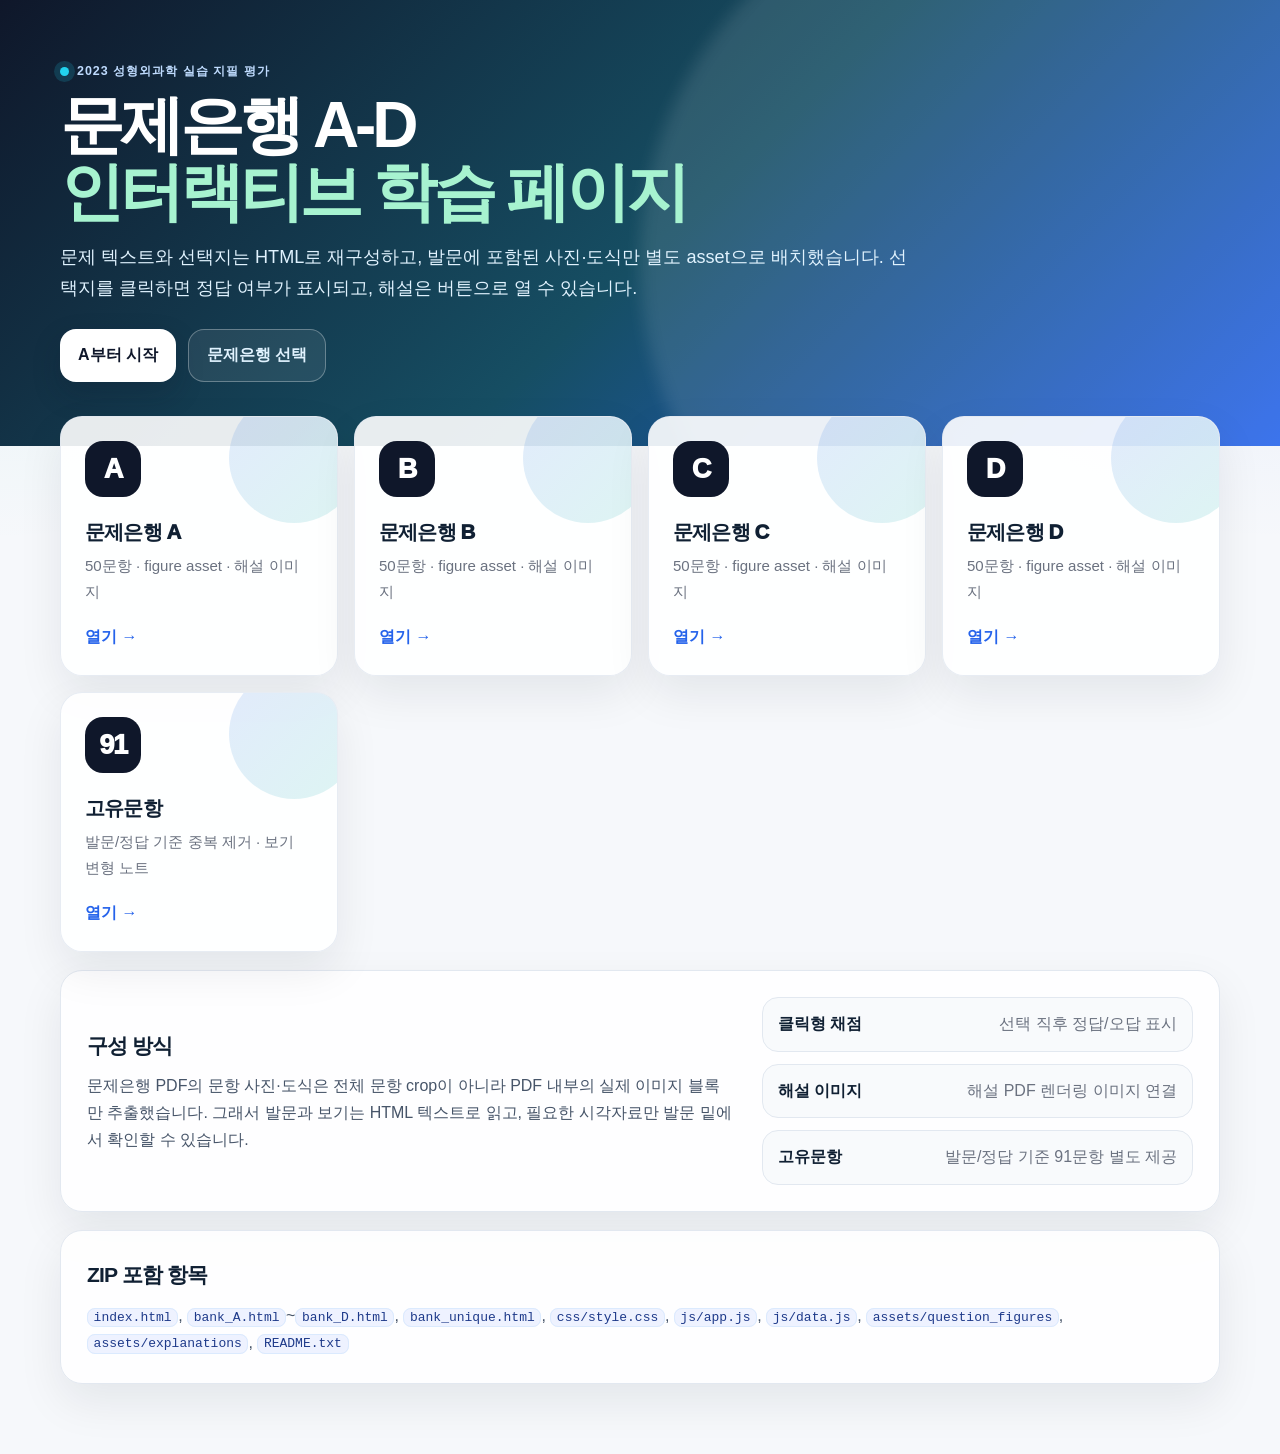
<file: index.html>
<!doctype html>
<html lang="ko">
<head>
  <meta charset="utf-8">
  <meta name="viewport" content="width=device-width, initial-scale=1">
  <meta http-equiv="refresh" content="0; url=./성형외과_문제은행/">
  <title>성형외과학 문제은행</title>
</head>
<body>
  <p><a href="./성형외과_문제은행/">성형외과학 문제은행 열기</a></p>
</body>
</html>
</file>
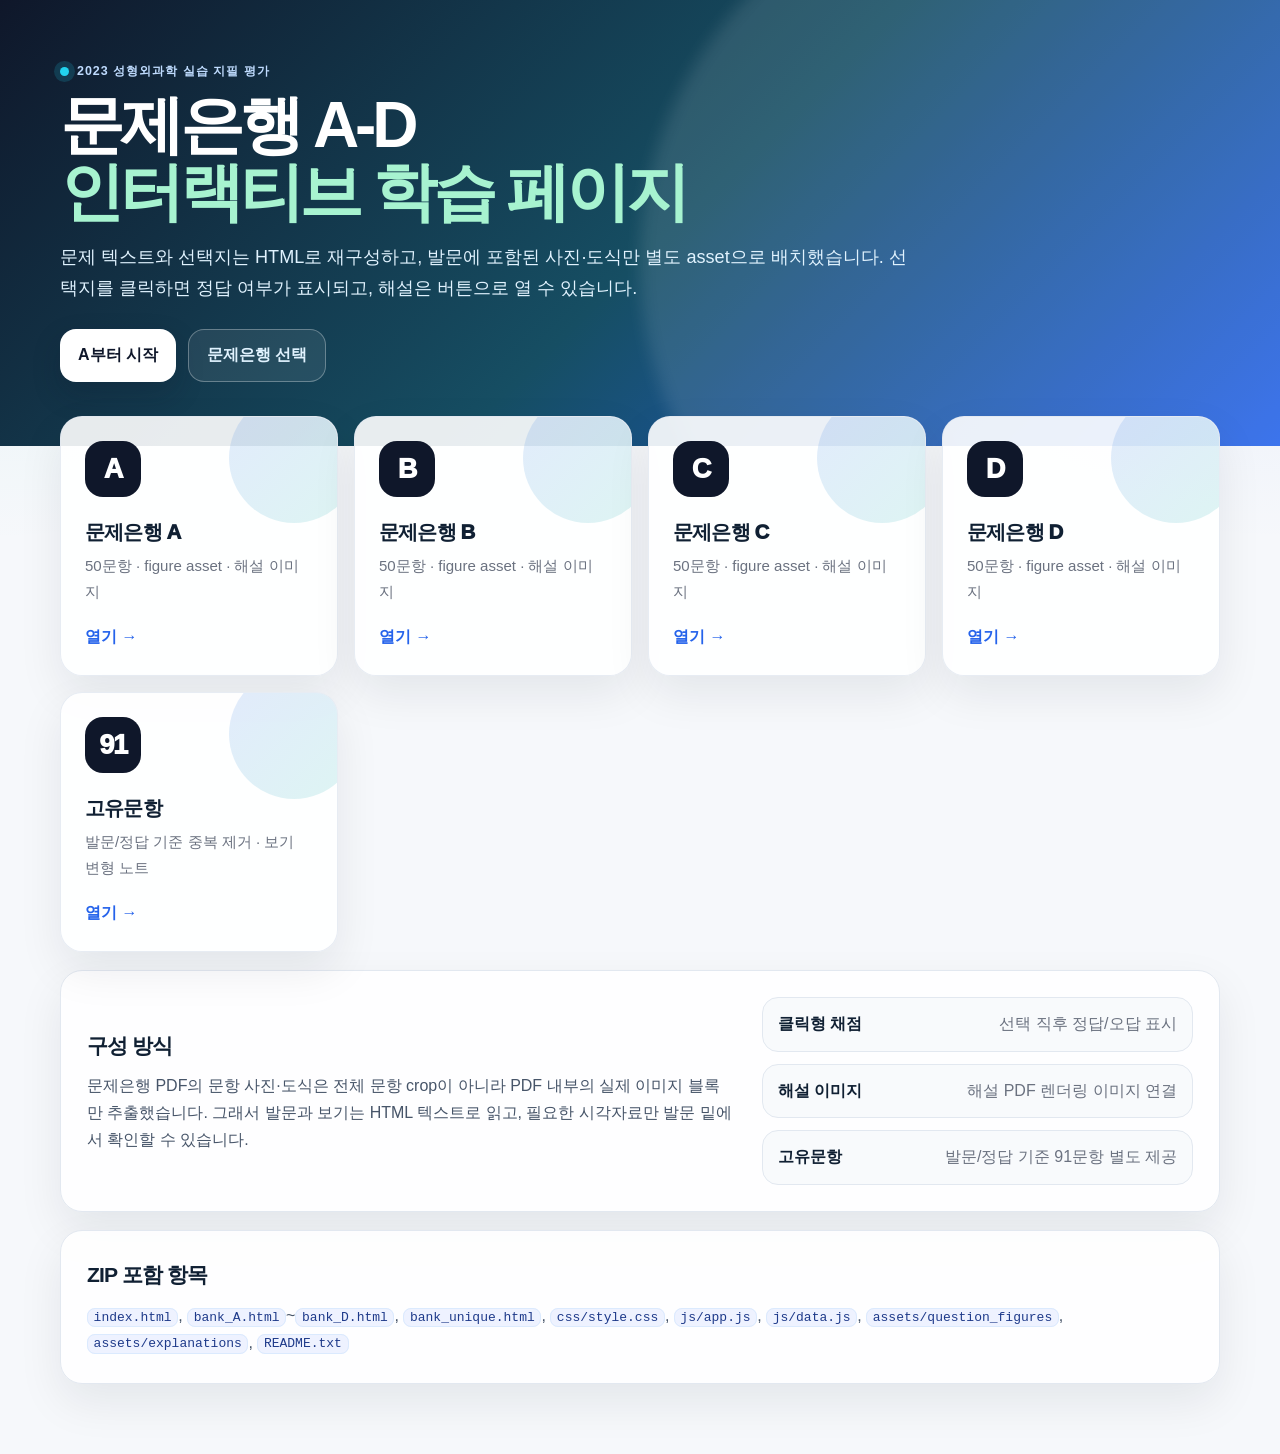
<file: 성형외과_문제은행/index.html>
<!doctype html>
<html lang="ko">
<head>
  <meta charset="utf-8">
  <meta name="viewport" content="width=device-width, initial-scale=1">
  <title>성형외과학 문제은행 A-D · 고유문항</title>
  <link rel="stylesheet" href="css/style.css">
</head>
<body data-page="index">
  <header class="site-header index-hero">
    <div class="header-shell">
      <div class="eyebrow">2023 성형외과학 실습 지필 평가</div>
      <h1>문제은행 A-D<br><span>인터랙티브 학습 페이지</span></h1>
      <p class="subtitle">문제 텍스트와 선택지는 HTML로 재구성하고, 발문에 포함된 사진·도식만 별도 asset으로 배치했습니다. 선택지를 클릭하면 정답 여부가 표시되고, 해설은 버튼으로 열 수 있습니다.</p>
      <div class="hero-actions">
        <a class="primary-action" href="bank_A.html">A부터 시작</a>
        <a class="secondary-action" href="#banks">문제은행 선택</a>
      </div>
    </div>
  </header>

  <main class="container index-container">
    <section id="banks" class="bank-grid" aria-label="문제은행 바로가기">
      <a class="bank-card" href="bank_A.html">
        <span class="bank-letter">A</span>
        <span class="bank-title">문제은행 A</span>
        <span class="bank-meta">50문항 · figure asset · 해설 이미지</span>
        <span class="bank-go">열기 →</span>
      </a>
      <a class="bank-card" href="bank_B.html">
        <span class="bank-letter">B</span>
        <span class="bank-title">문제은행 B</span>
        <span class="bank-meta">50문항 · figure asset · 해설 이미지</span>
        <span class="bank-go">열기 →</span>
      </a>
      <a class="bank-card" href="bank_C.html">
        <span class="bank-letter">C</span>
        <span class="bank-title">문제은행 C</span>
        <span class="bank-meta">50문항 · figure asset · 해설 이미지</span>
        <span class="bank-go">열기 →</span>
      </a>
      <a class="bank-card" href="bank_D.html">
        <span class="bank-letter">D</span>
        <span class="bank-title">문제은행 D</span>
        <span class="bank-meta">50문항 · figure asset · 해설 이미지</span>
        <span class="bank-go">열기 →</span>
      </a>
      <a class="bank-card" href="bank_unique.html">
        <span class="bank-letter">91</span>
        <span class="bank-title">고유문항</span>
        <span class="bank-meta">발문/정답 기준 중복 제거 · 보기 변형 노트</span>
        <span class="bank-go">열기 →</span>
      </a>
    </section>

    <section class="feature-panel">
      <div>
        <h2>구성 방식</h2>
        <p>문제은행 PDF의 문항 사진·도식은 전체 문항 crop이 아니라 PDF 내부의 실제 이미지 블록만 추출했습니다. 그래서 발문과 보기는 HTML 텍스트로 읽고, 필요한 시각자료만 발문 밑에서 확인할 수 있습니다.</p>
      </div>
      <div class="feature-list">
        <div><b>클릭형 채점</b><span>선택 직후 정답/오답 표시</span></div>
        <div><b>해설 이미지</b><span>해설 PDF 렌더링 이미지 연결</span></div>
        <div><b>고유문항</b><span>발문/정답 기준 91문항 별도 제공</span></div>
      </div>
    </section>

    <section class="file-panel">
      <h2>ZIP 포함 항목</h2>
      <p><code>index.html</code>, <code>bank_A.html</code>~<code>bank_D.html</code>, <code>bank_unique.html</code>, <code>css/style.css</code>, <code>js/app.js</code>, <code>js/data.js</code>, <code>assets/question_figures</code>, <code>assets/explanations</code>, <code>README.txt</code></p>
    </section>
  </main>
</body>
</html>
</file>
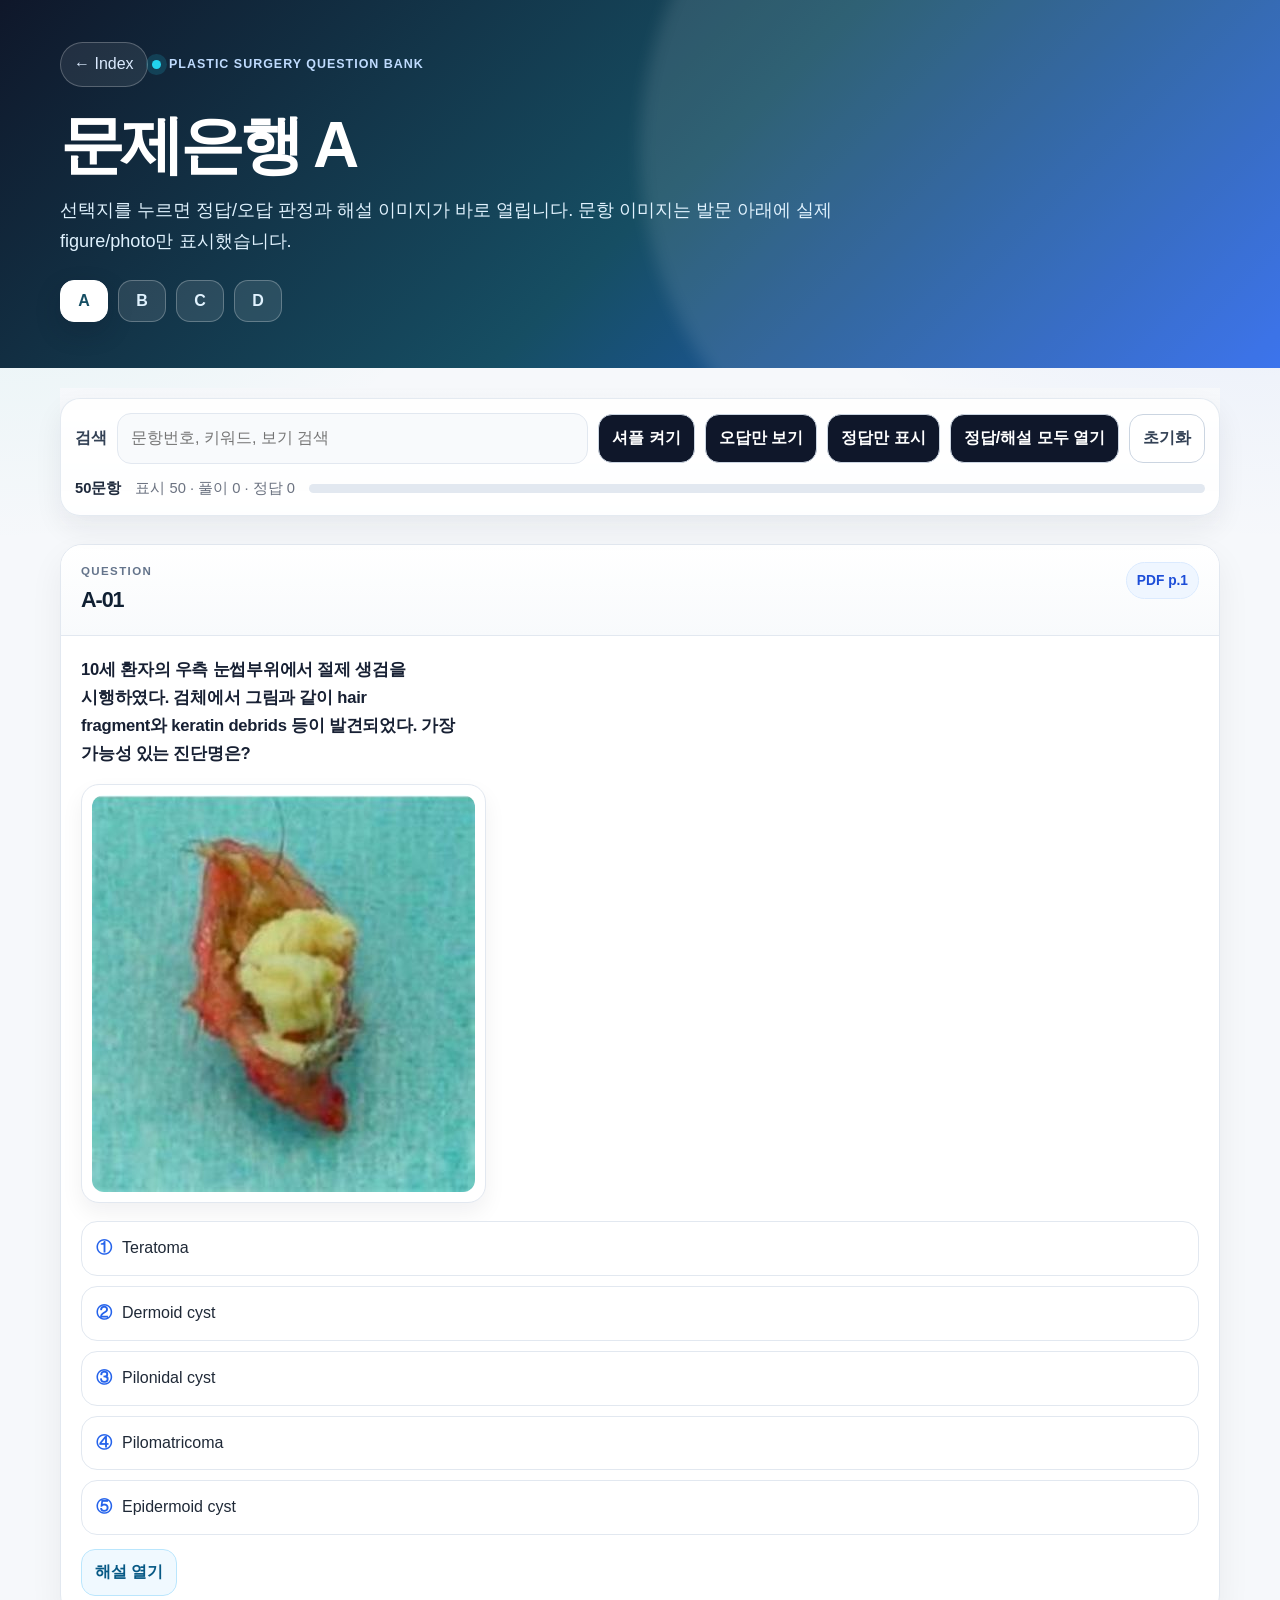
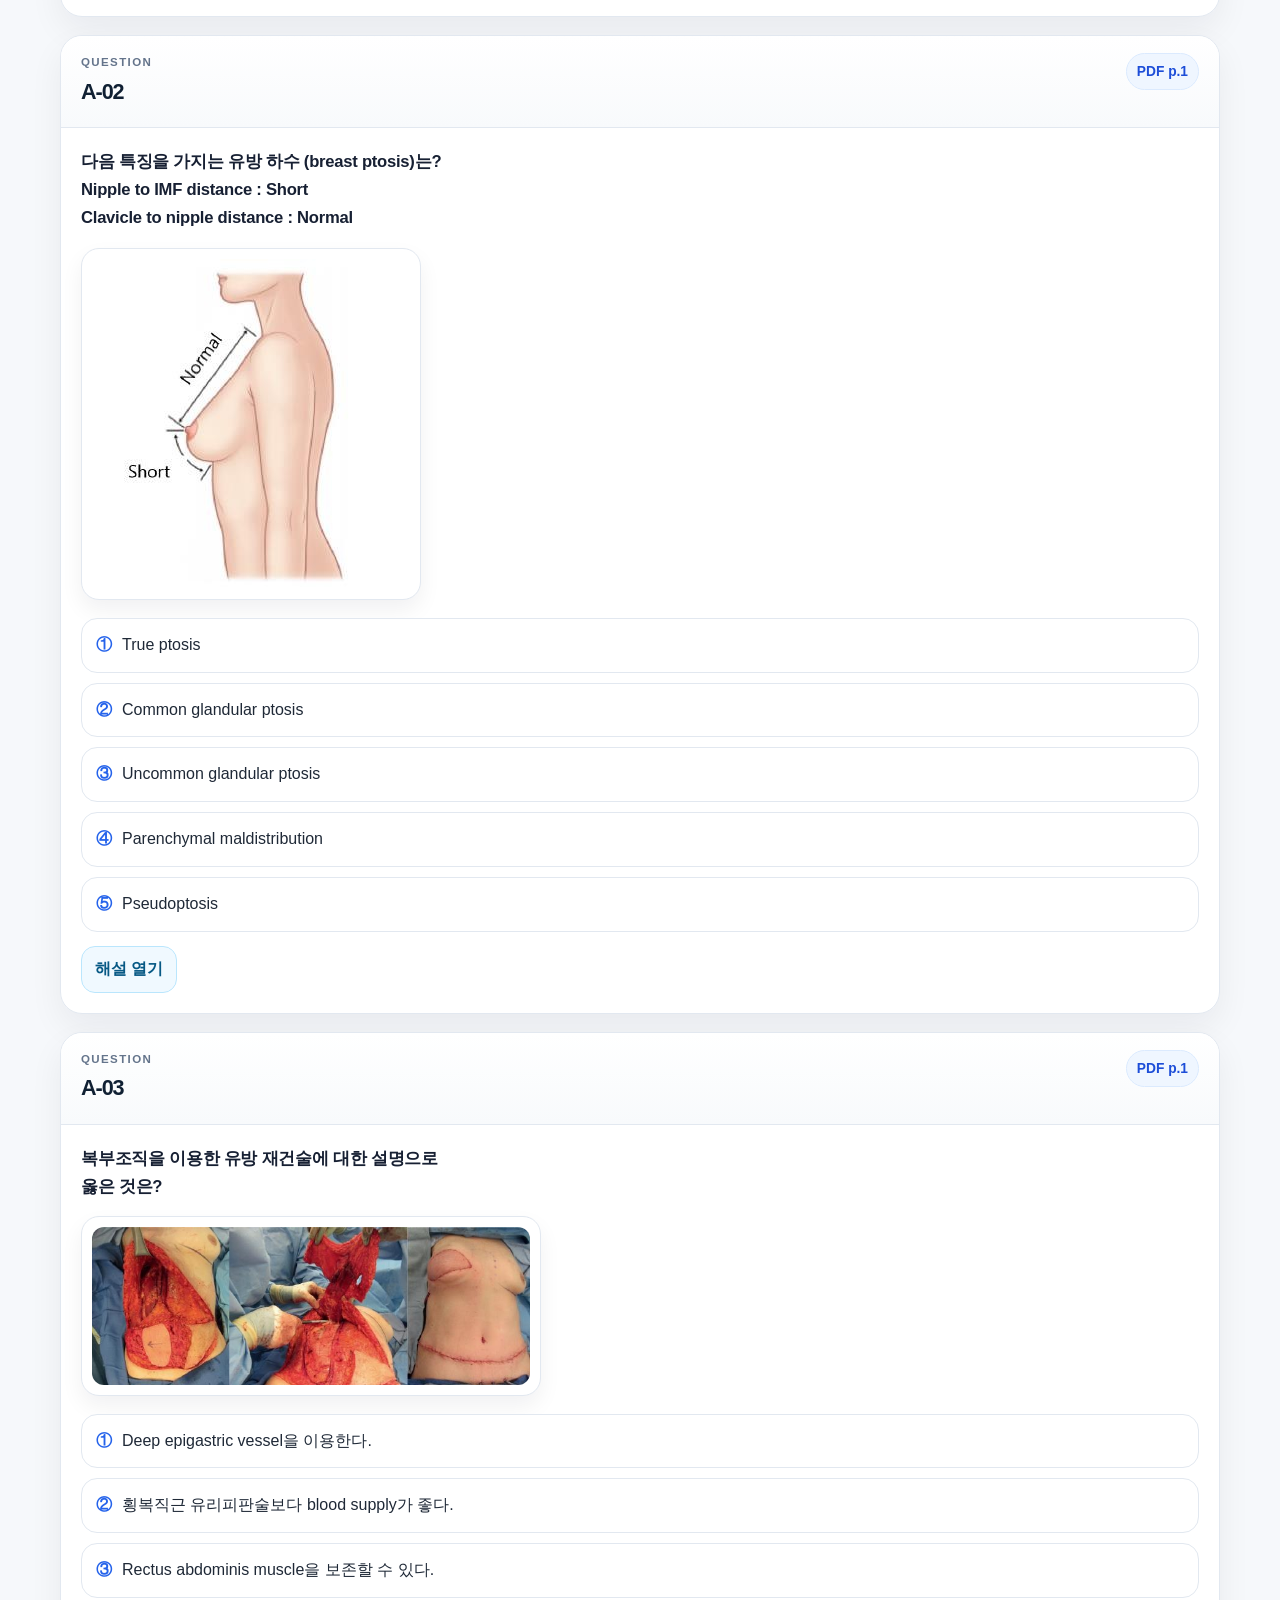
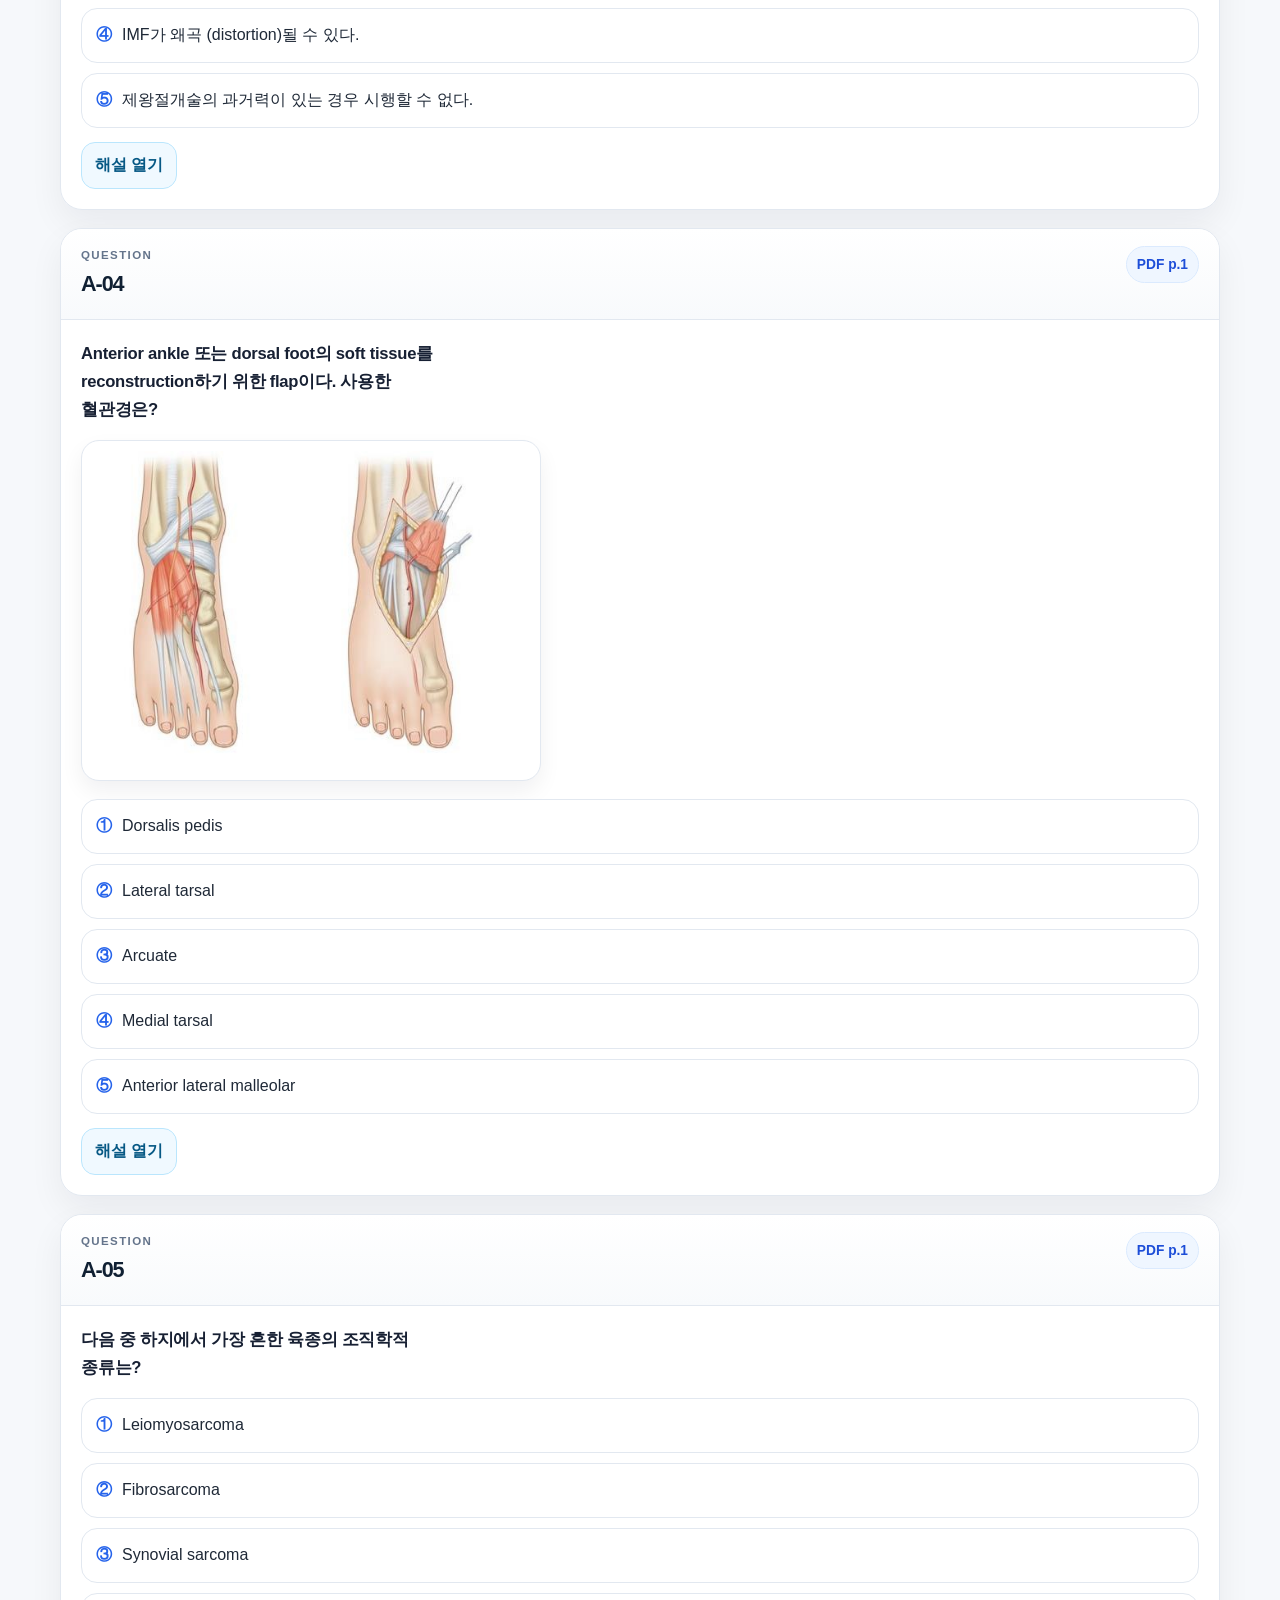
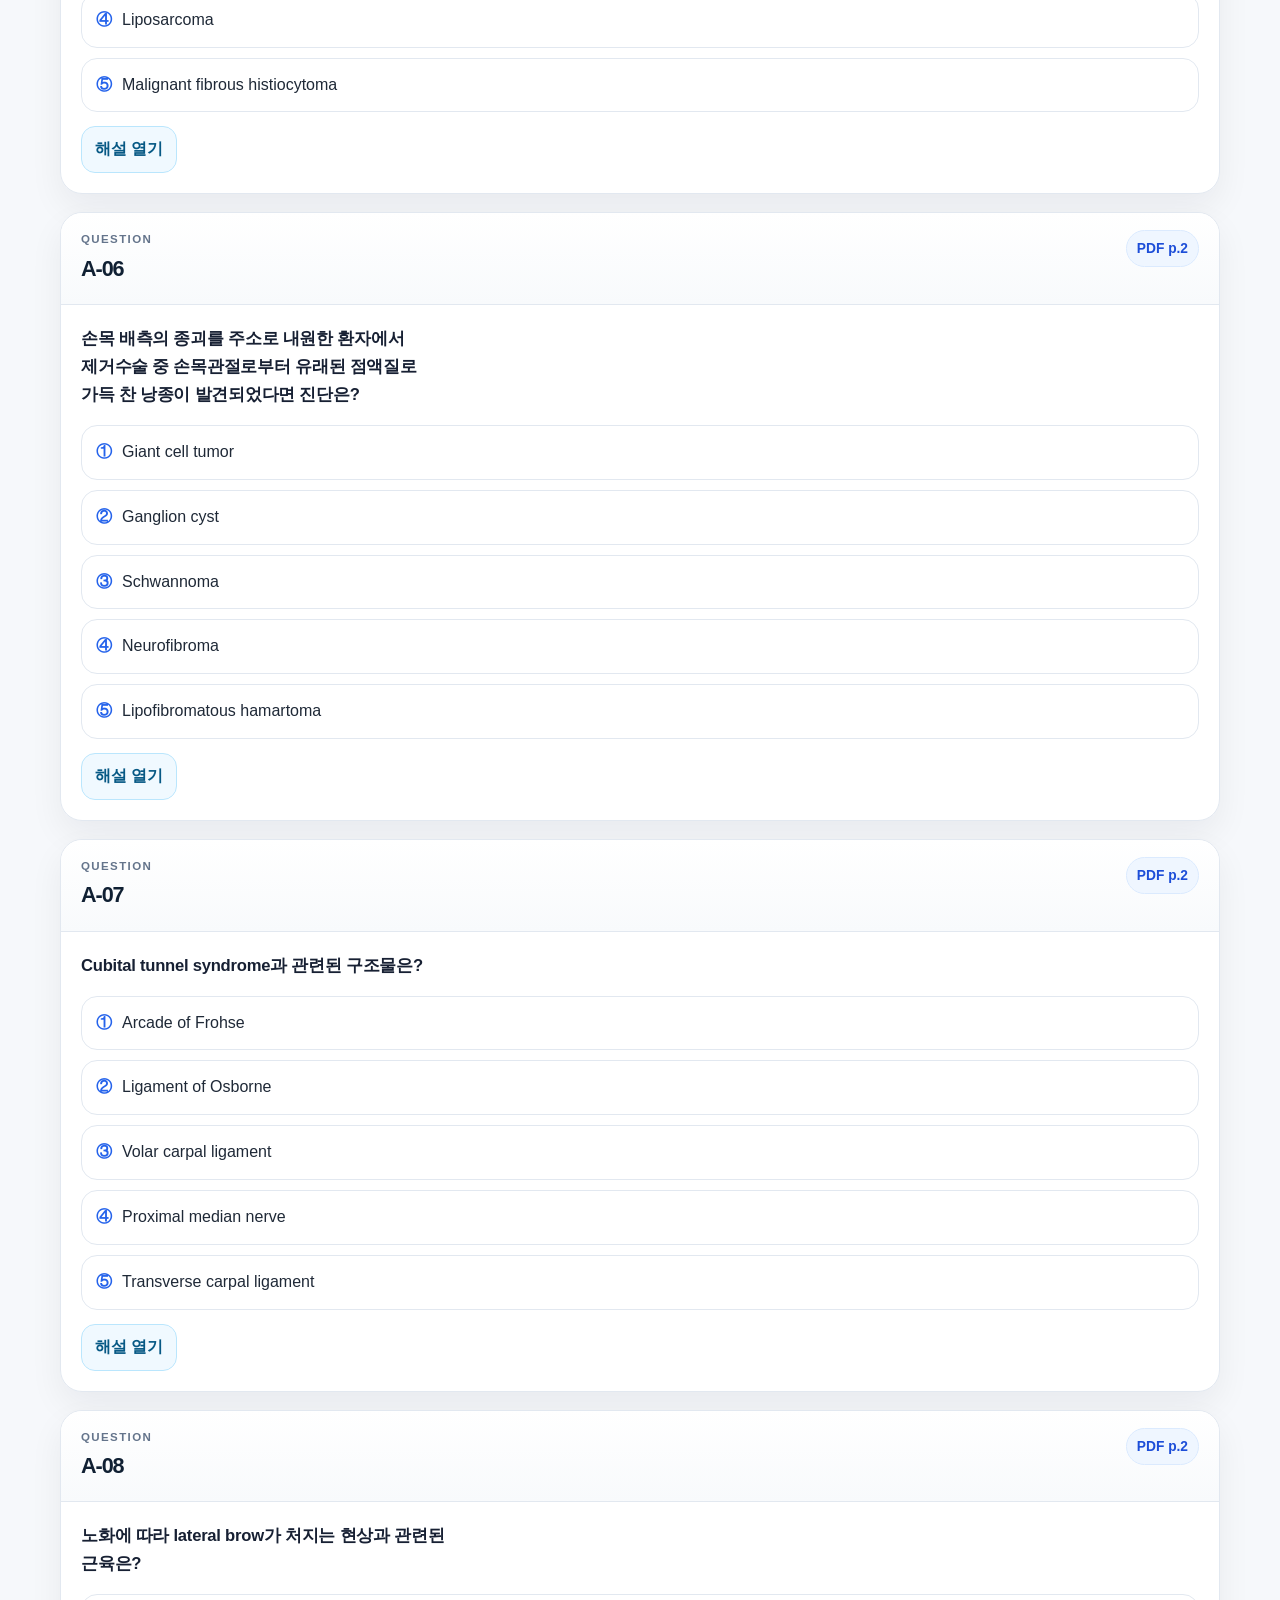
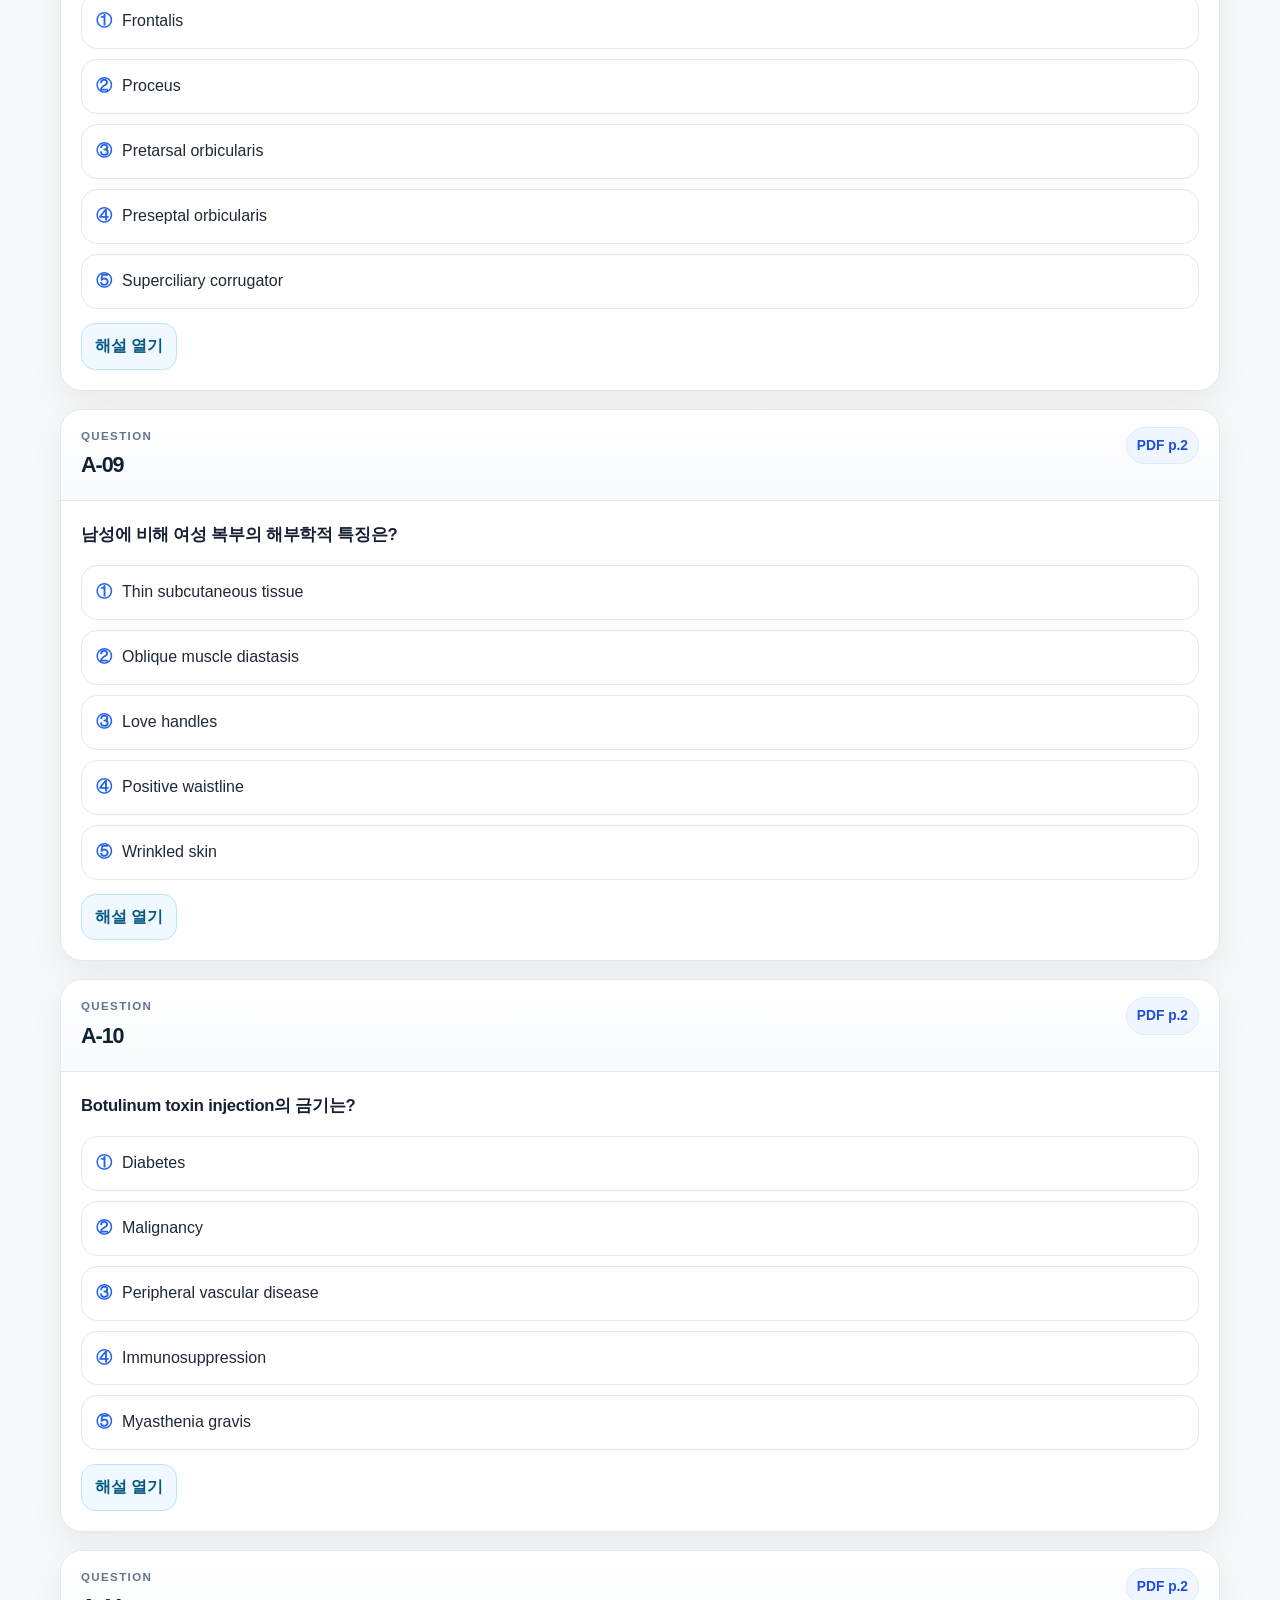
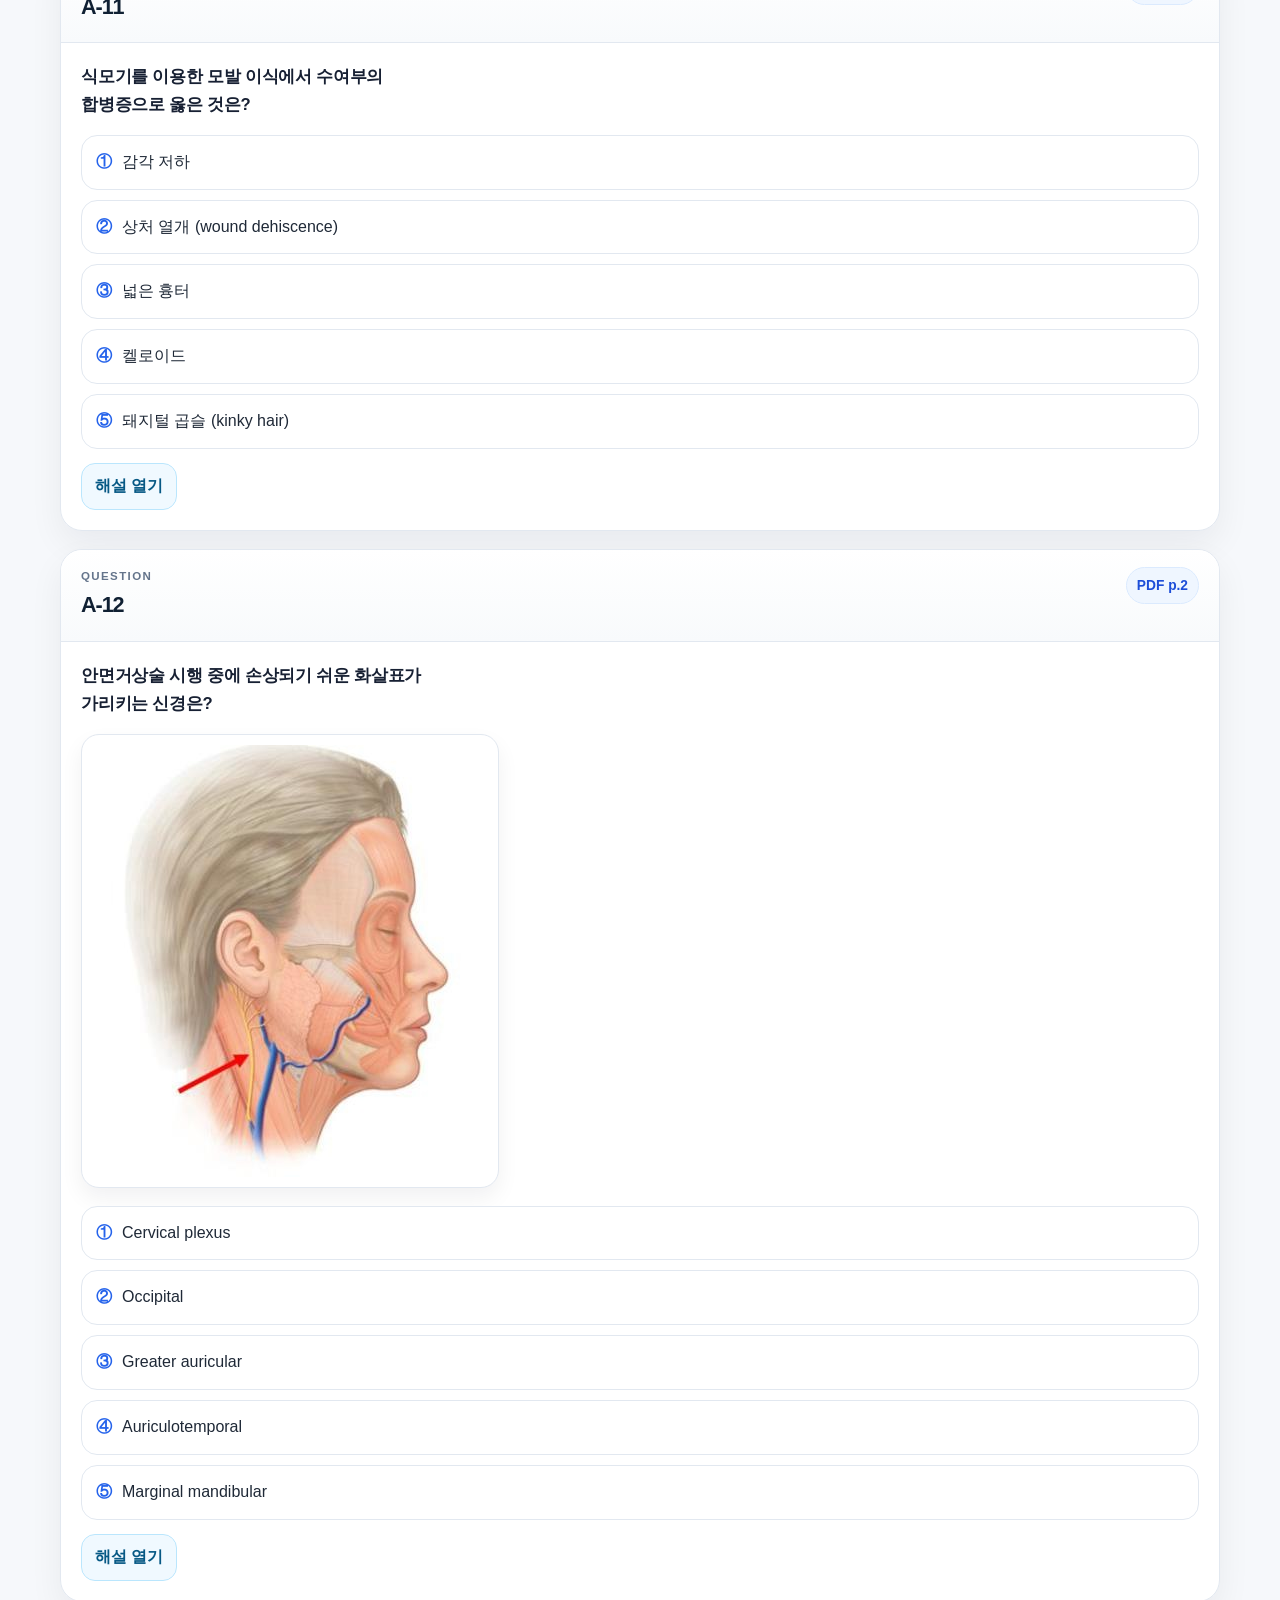
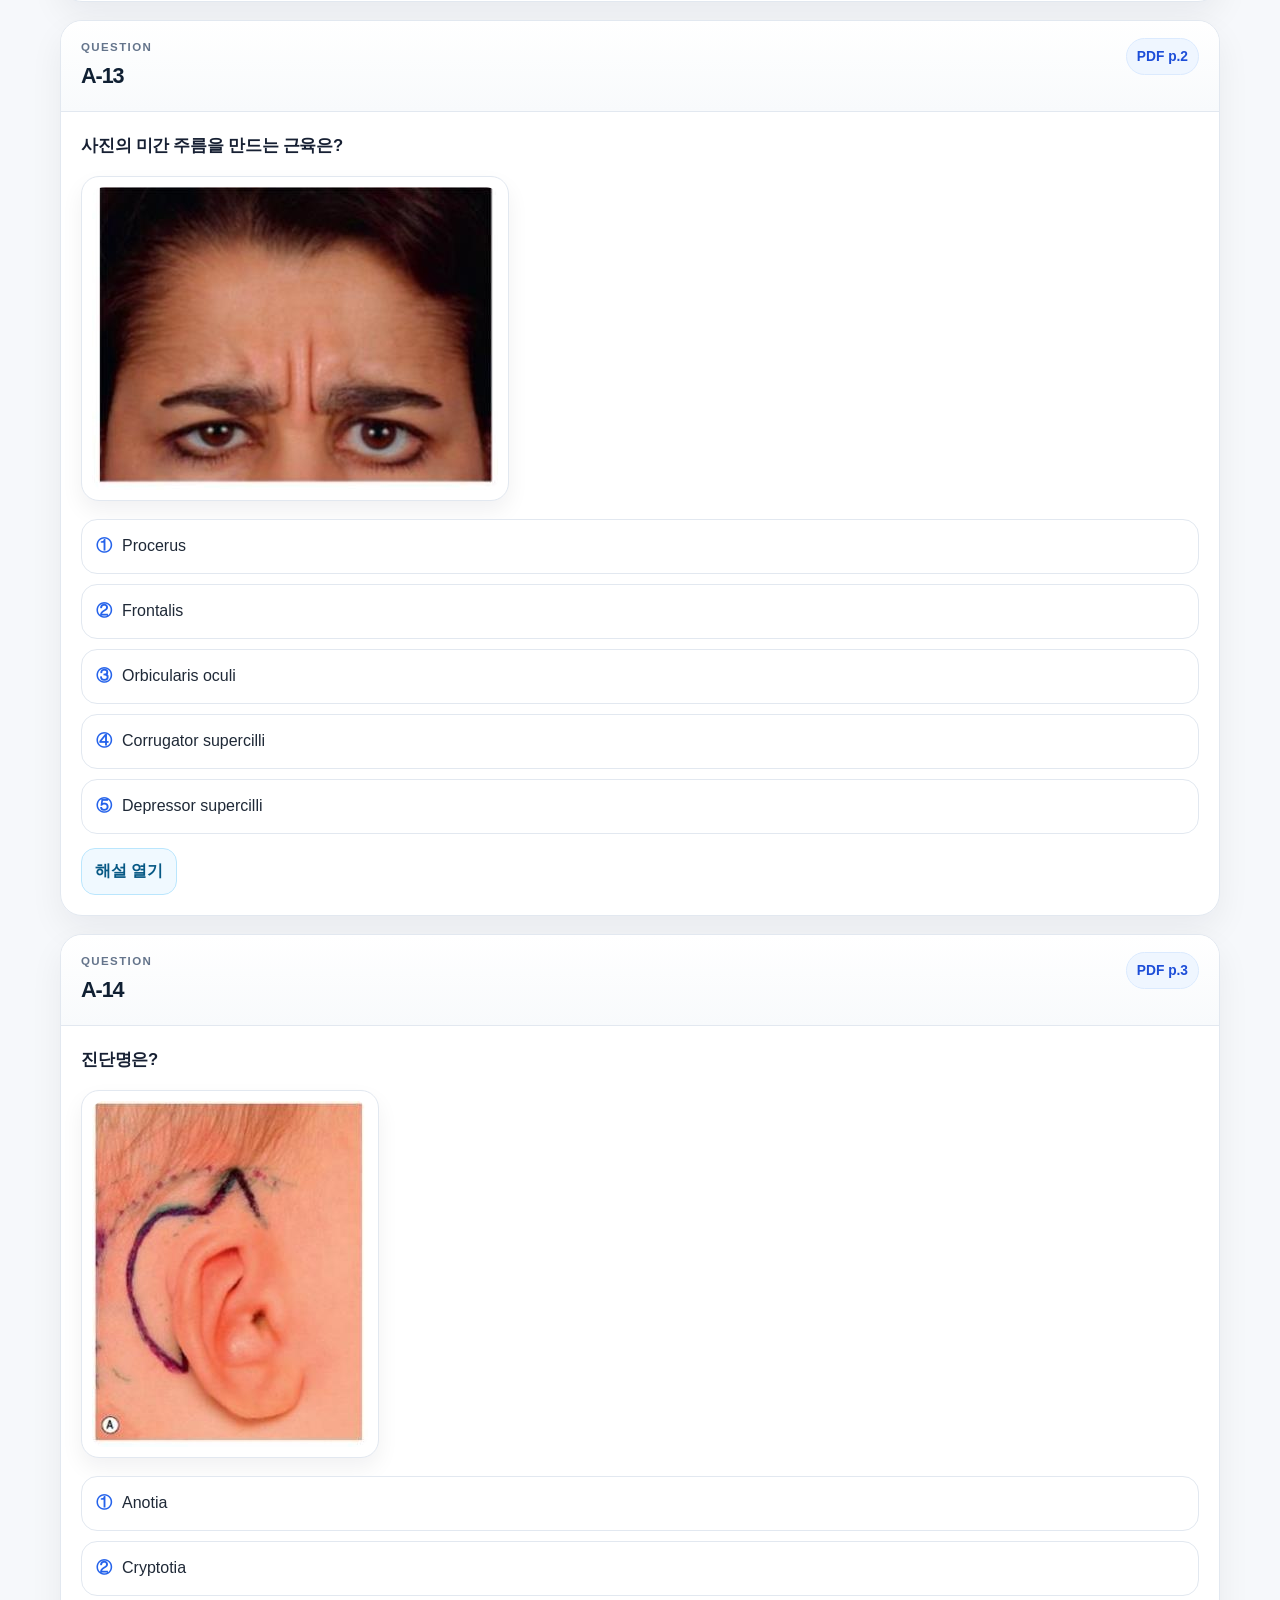
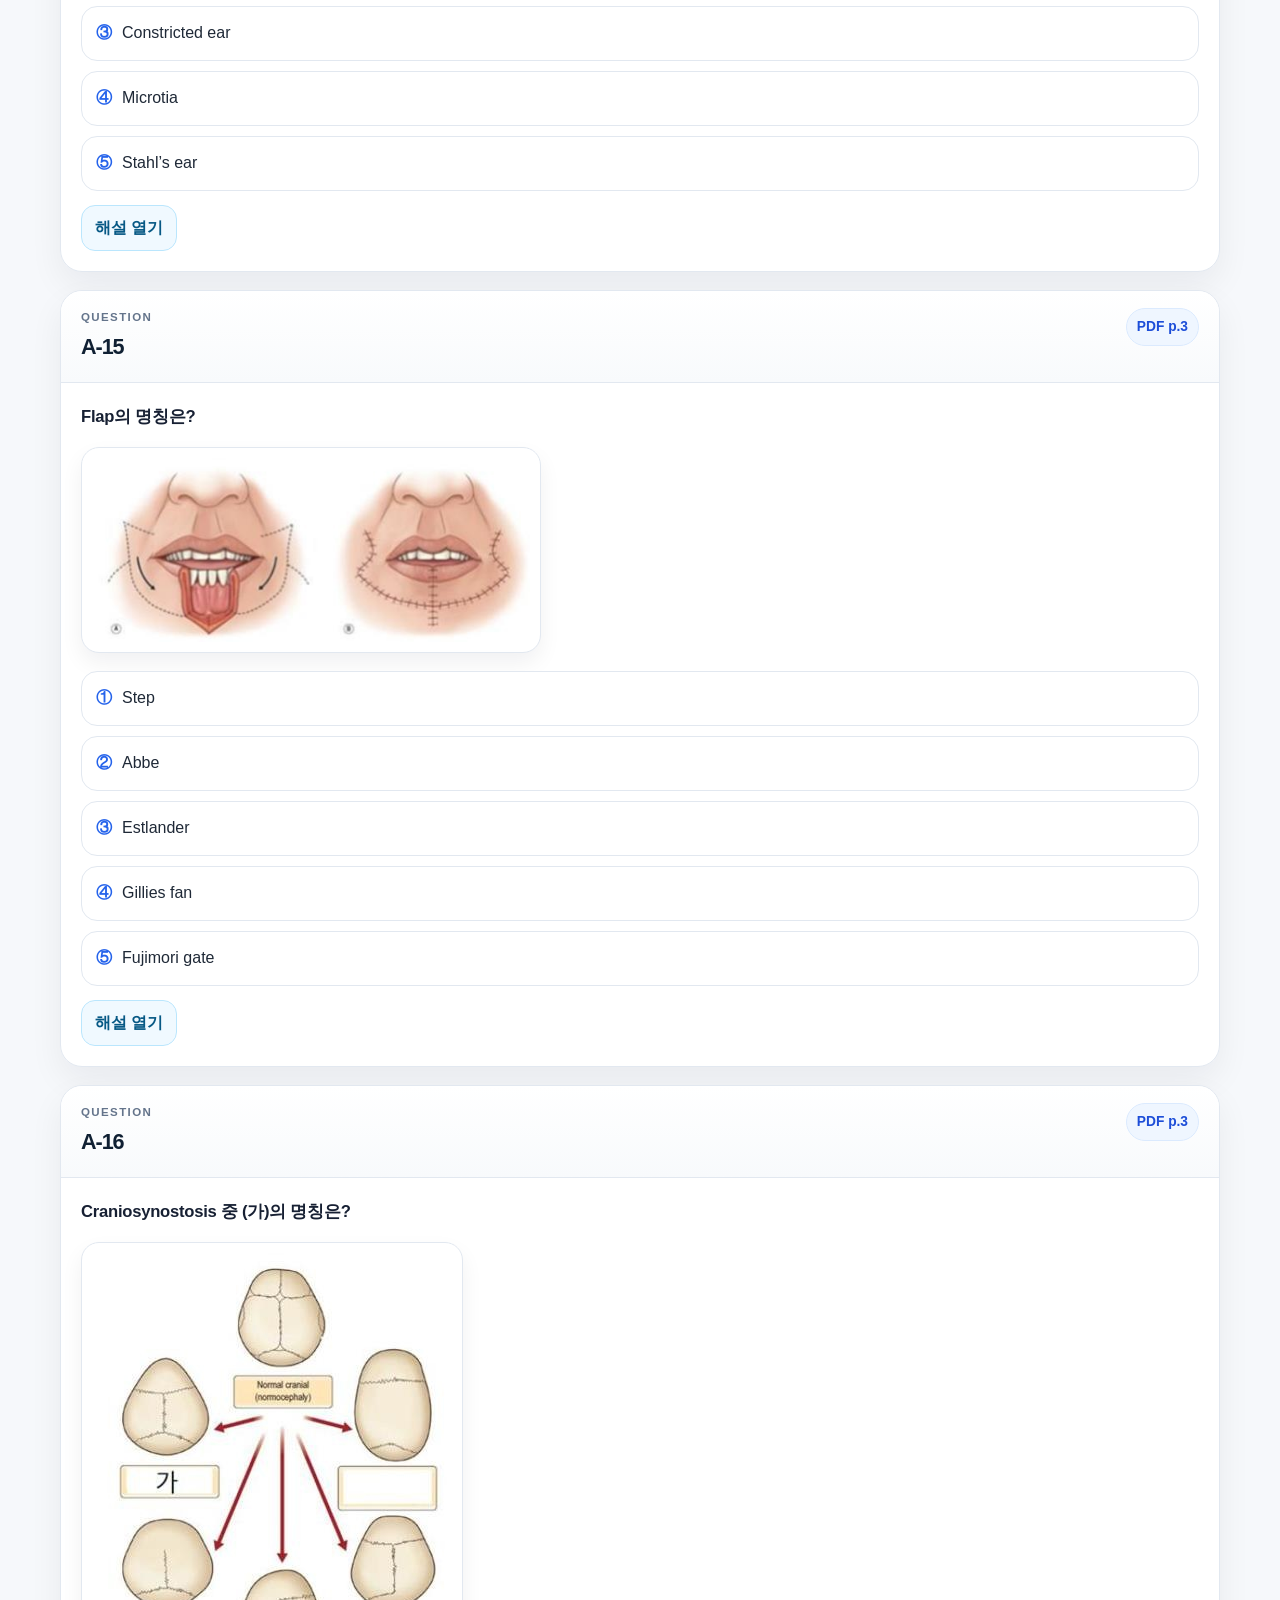
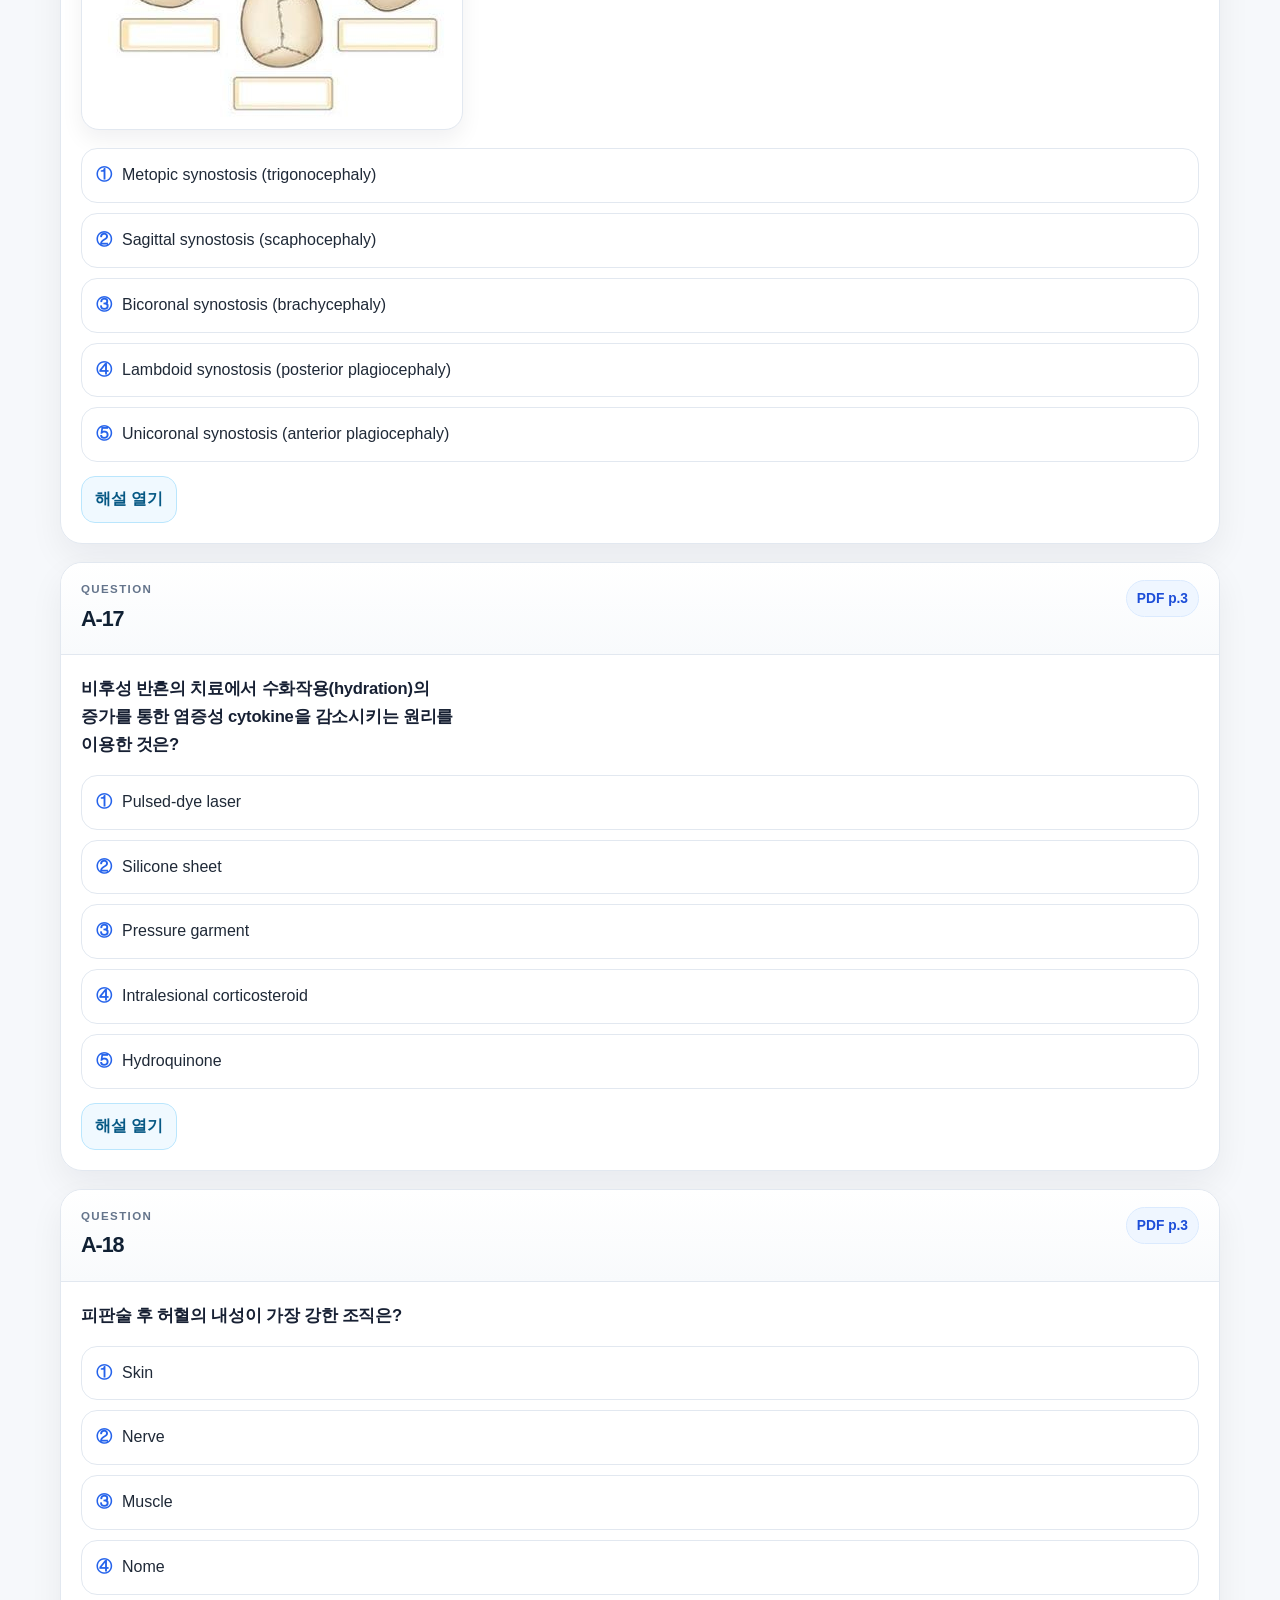
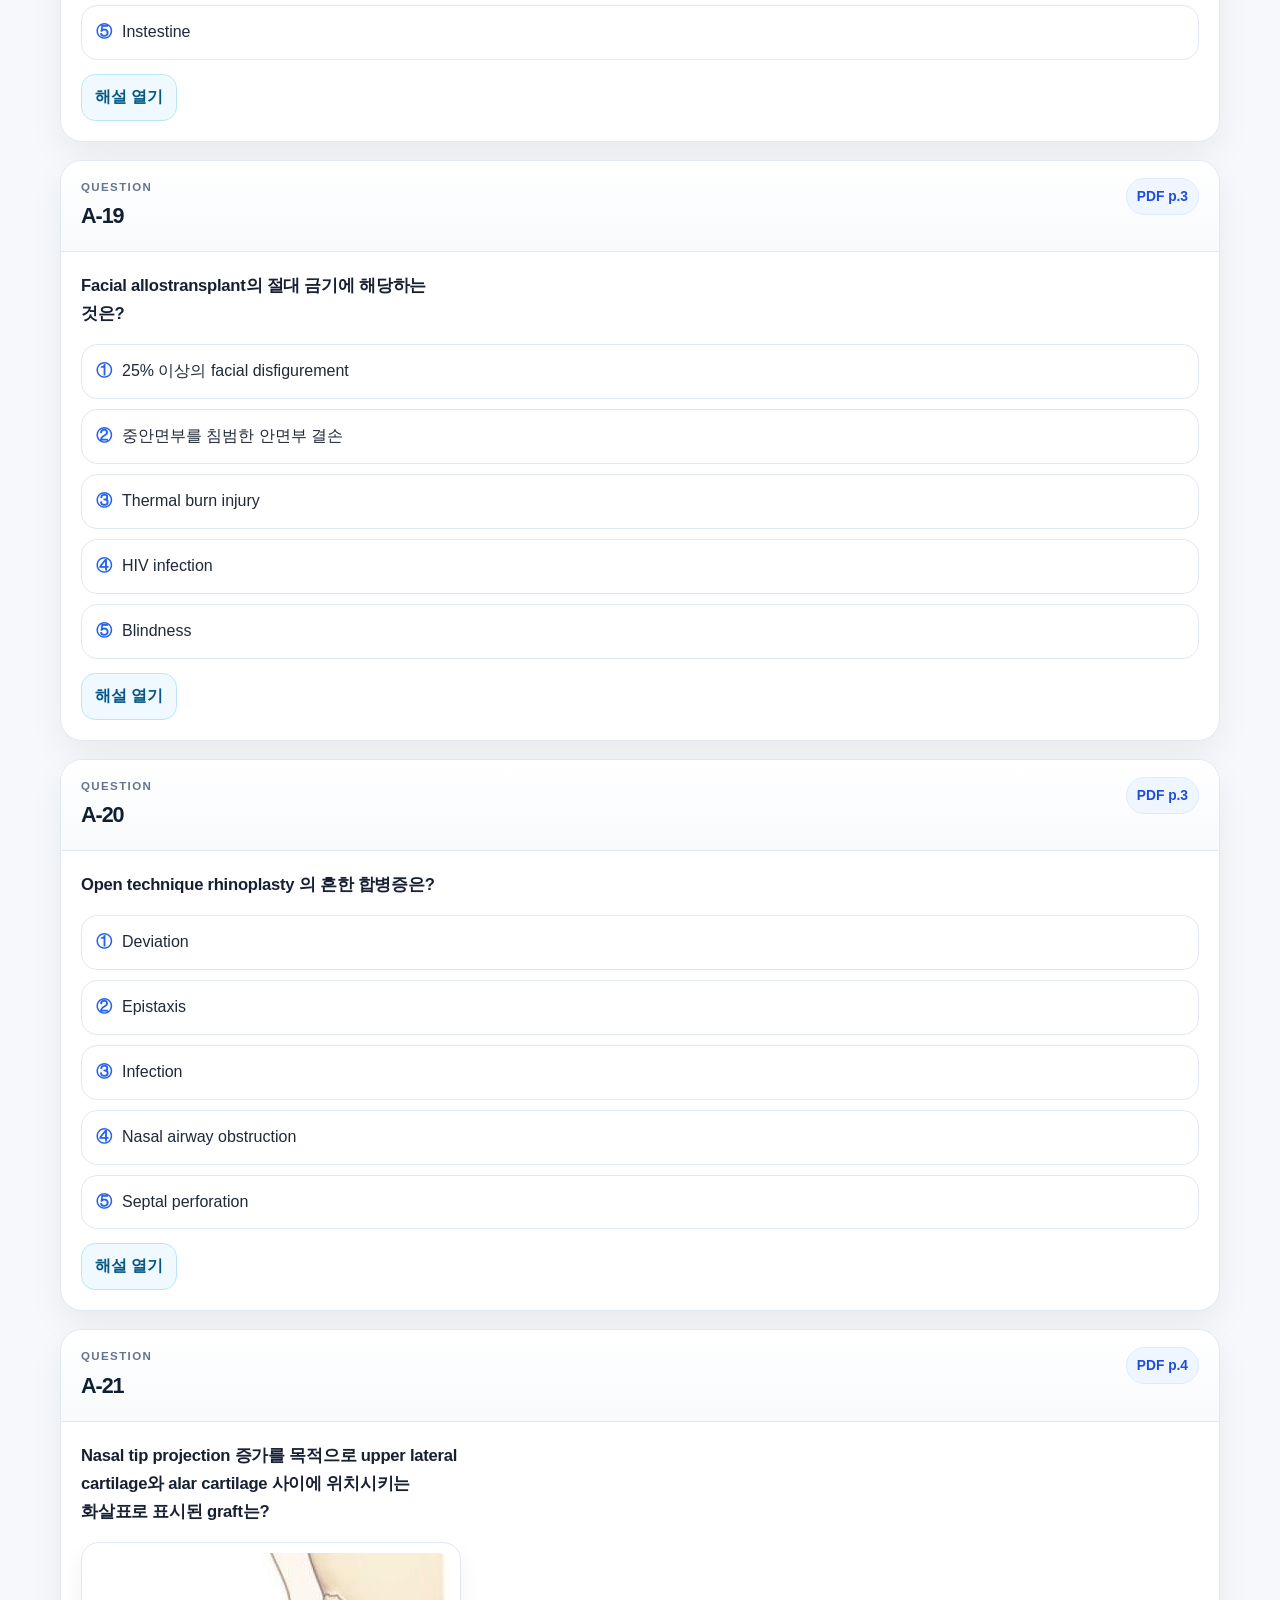
<file: 성형외과_문제은행/bank_A.html>
<!doctype html>
<html lang="ko">
<head>
  <meta charset="utf-8">
  <meta name="viewport" content="width=device-width, initial-scale=1">
  <title>문제은행 A · 성형외과학 문제은행</title>
  <link rel="stylesheet" href="css/style.css">
</head>
<body data-page="bank">
  <header class="site-header bank-header">
    <div class="header-shell">
      <a class="home-link" href="index.html" aria-label="index로 이동">← Index</a>
      <div class="eyebrow">Plastic Surgery Question Bank</div>
      <h1>문제은행 A</h1>
      <p class="subtitle">선택지를 누르면 정답/오답 판정과 해설 이미지가 바로 열립니다. 문항 이미지는 발문 아래에 실제 figure/photo만 표시했습니다.</p>
      <nav class="nav-tabs" aria-label="문제은행 이동">
        <a class="tab active" href="bank_A.html">A</a>
        <a class="tab" href="bank_B.html">B</a>
        <a class="tab" href="bank_C.html">C</a>
        <a class="tab" href="bank_D.html">D</a>
      </nav>
    </div>
  </header>
  <main class="container bank-container">
    <section class="toolbar" aria-label="문제 조작 도구">
      <div class="toolbar-card">
        <div class="toolbar-main">
          <label class="search-label" for="search">검색</label>
          <input id="search" class="search" type="search" placeholder="문항번호, 키워드, 보기 검색">
          <button id="wrongOnly" class="tool-btn" type="button" data-on="0">오답만 보기</button>
          <button id="showAnswers" class="tool-btn" type="button">정답만 표시</button>
          <button id="showAll" class="tool-btn" type="button">정답/해설 모두 열기</button>
          <button id="resetAll" class="tool-btn ghost" type="button">초기화</button>
        </div>
        <div class="toolbar-status">
          <span id="countText" class="count-text"></span>
          <span id="stats" class="stats"></span>
          <span class="progress-track"><span id="progressBar" class="progress-bar"></span></span>
        </div>
      </div>
    </section>
    <section id="question-root" class="question-list" aria-live="polite"></section>
  </main>
  <div id="imageModal" class="modal" role="dialog" aria-modal="true" aria-label="이미지 크게 보기" hidden>
    <button class="modal-close" type="button" aria-label="닫기">×</button>
    <img class="modal-img" alt="확대 이미지">
  </div>
  <script>window.CURRENT_BANK = 'A';</script>
  <script src="js/data.js"></script>
  <script src="js/app.js"></script>
</body>
</html>
</file>
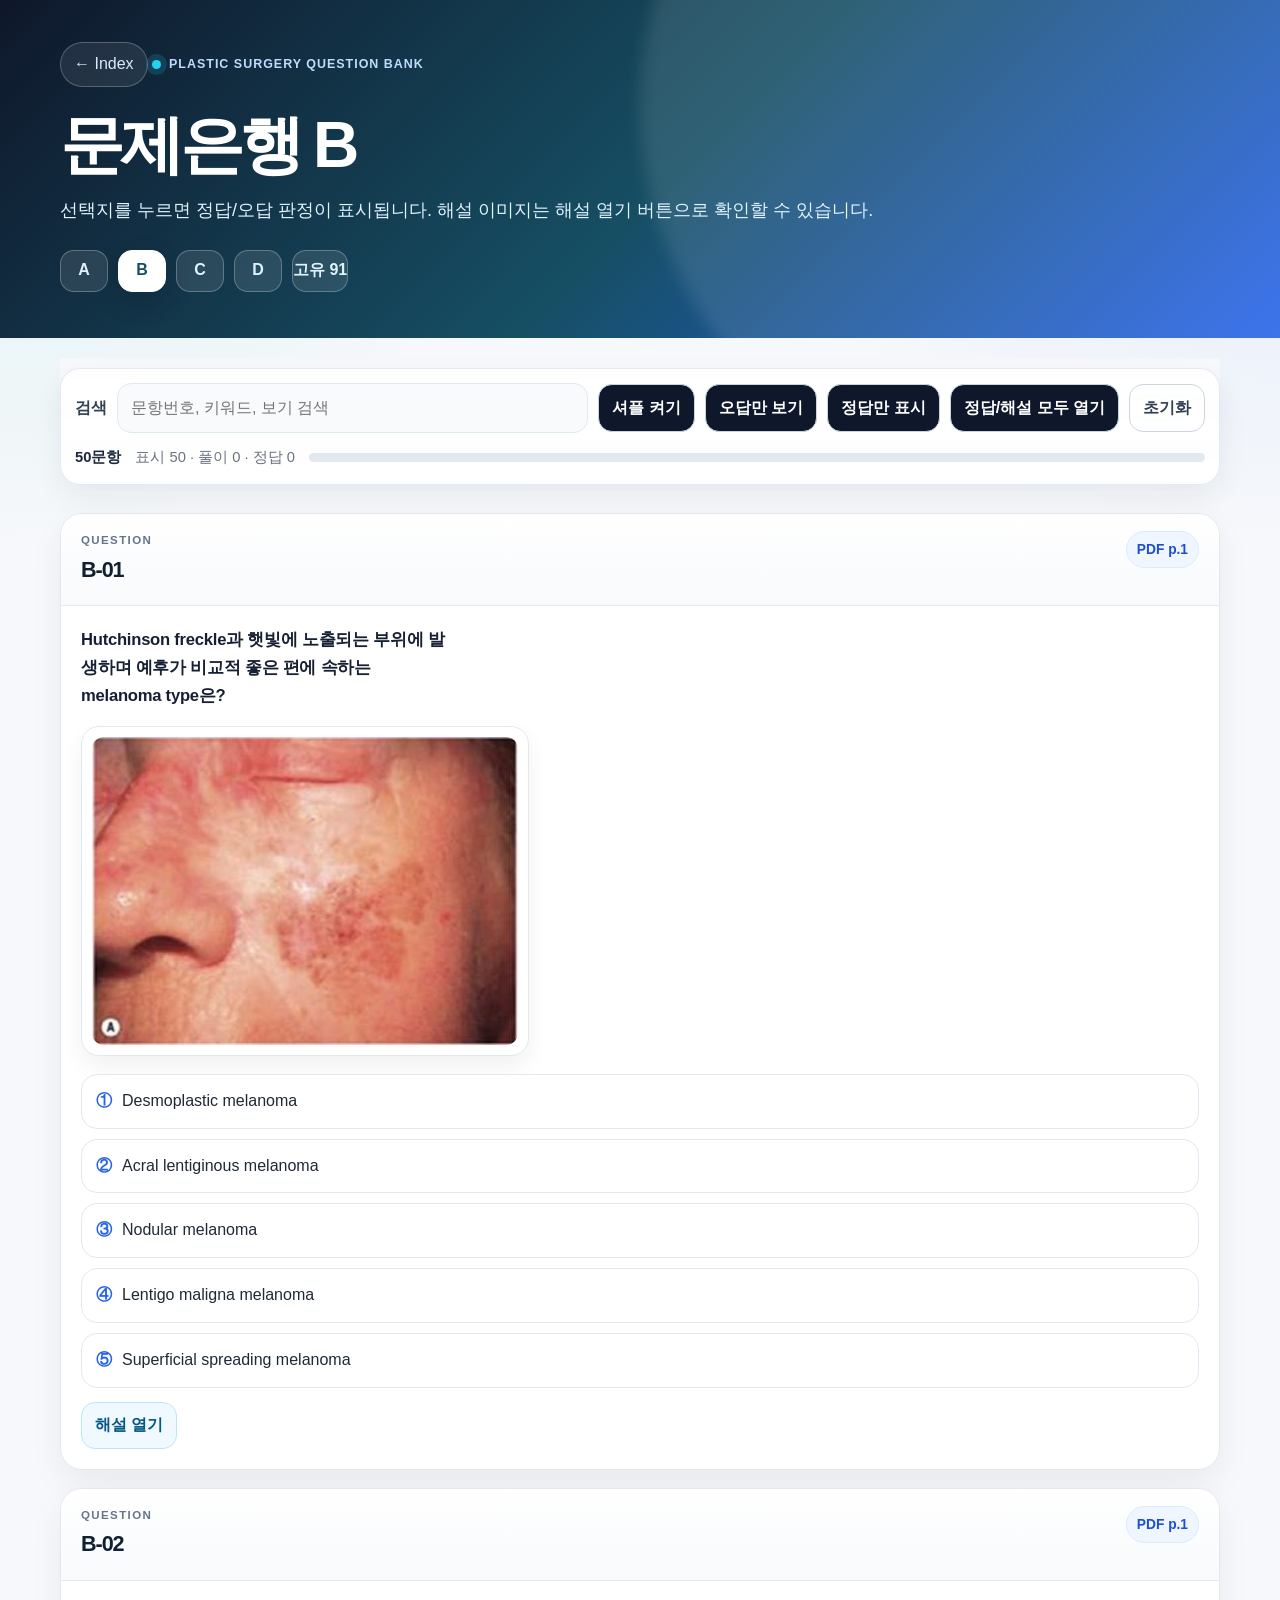
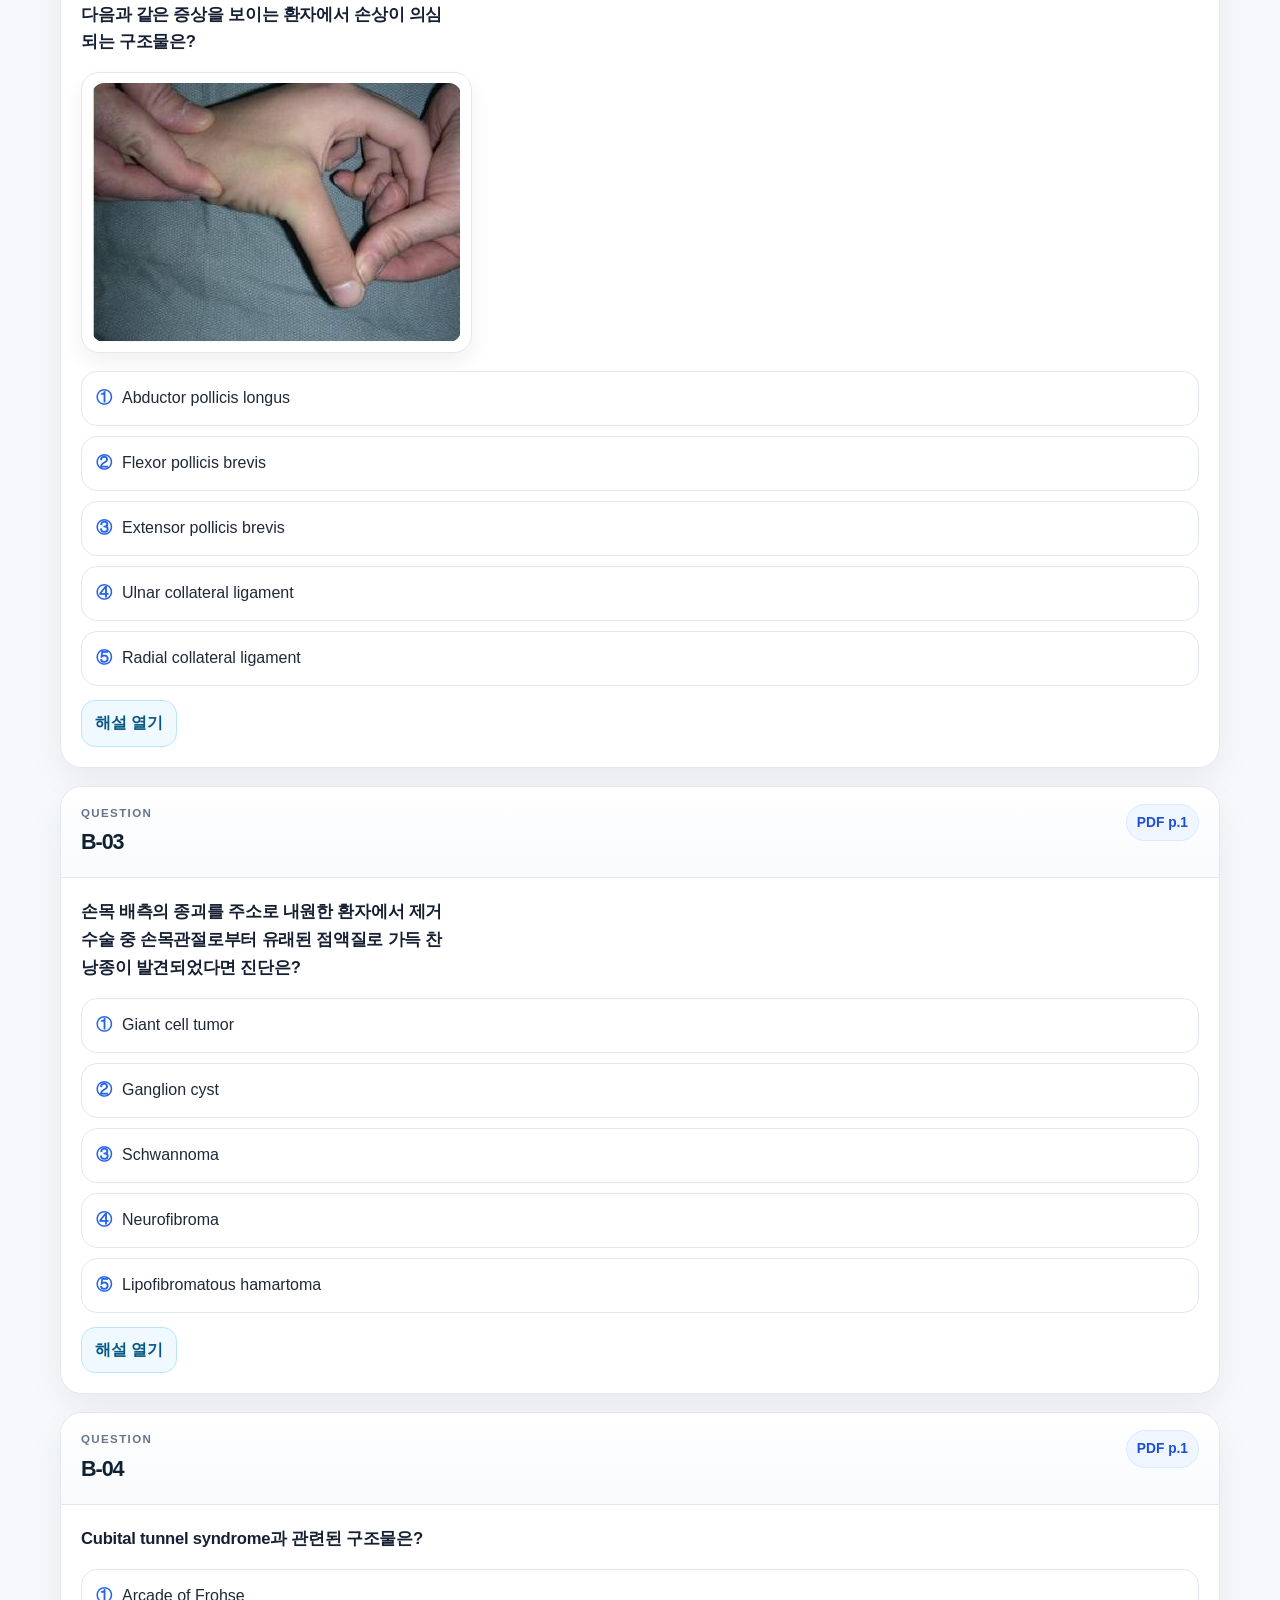
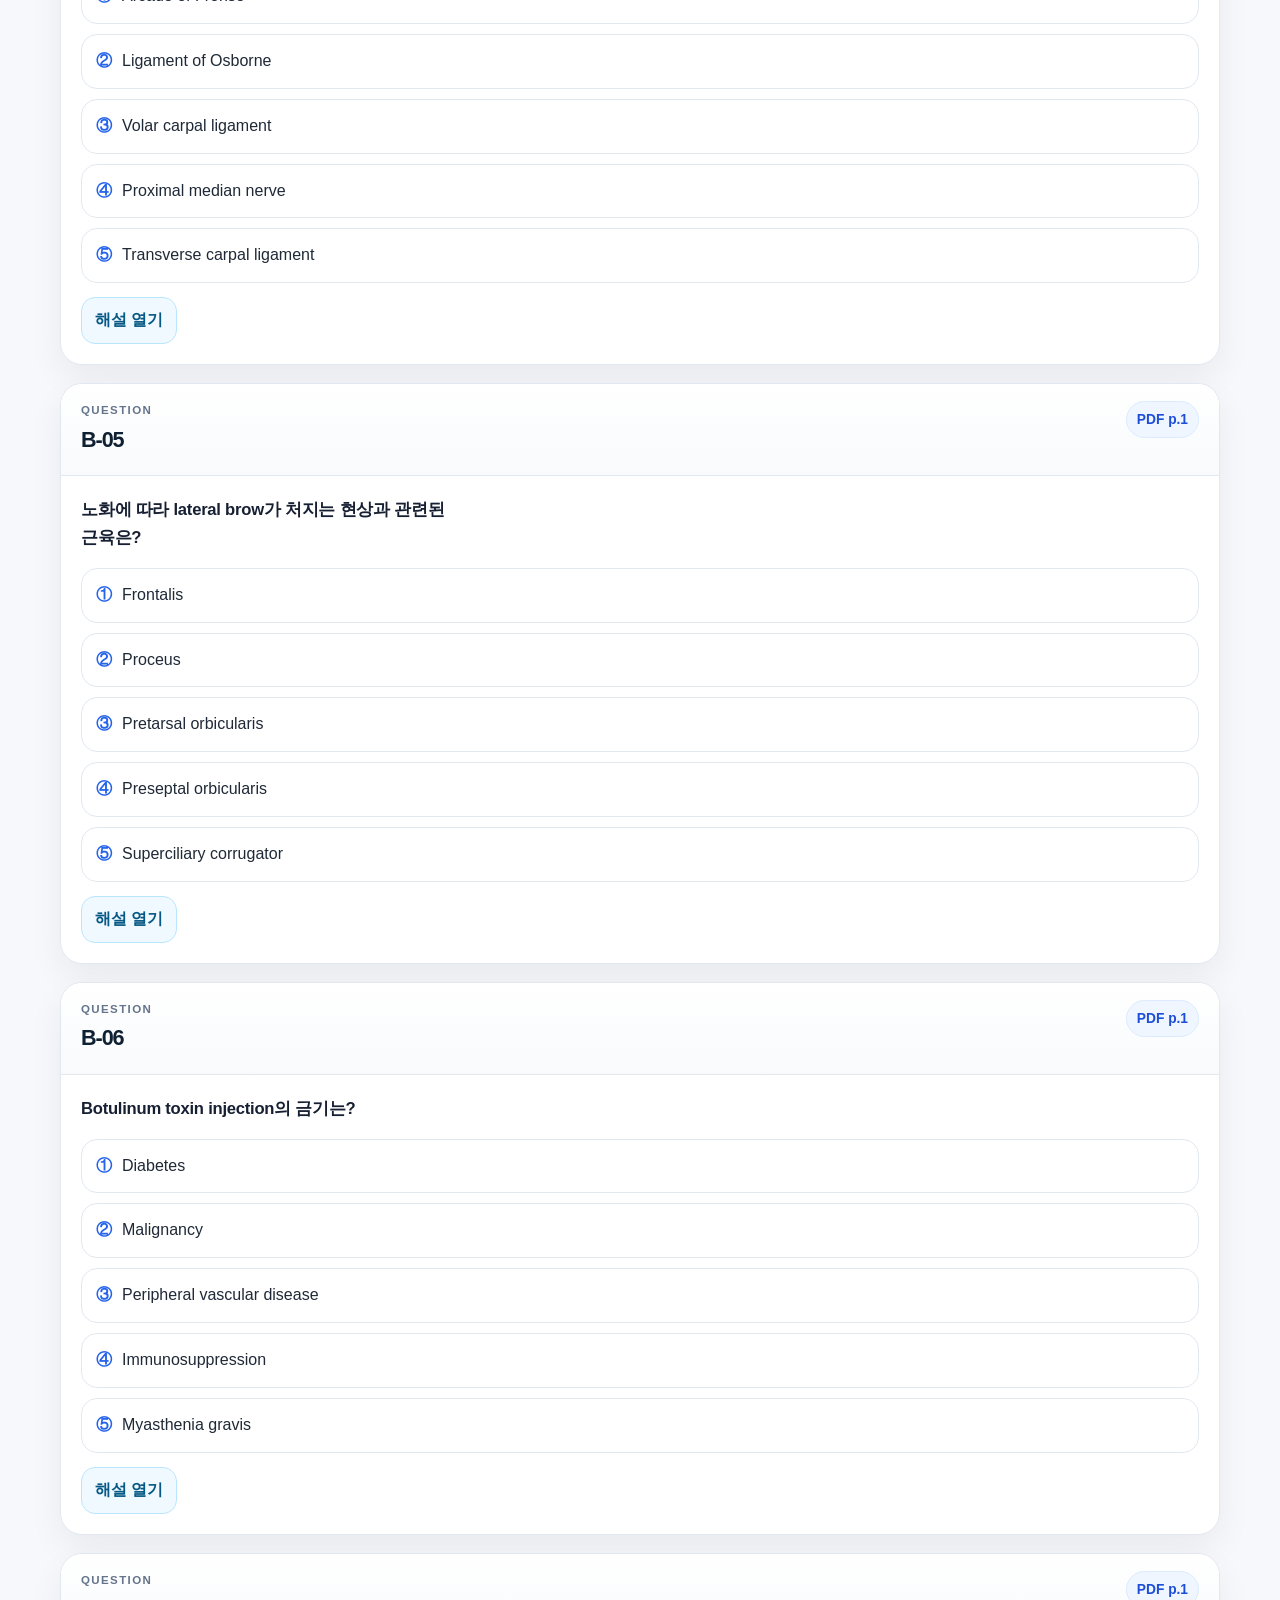
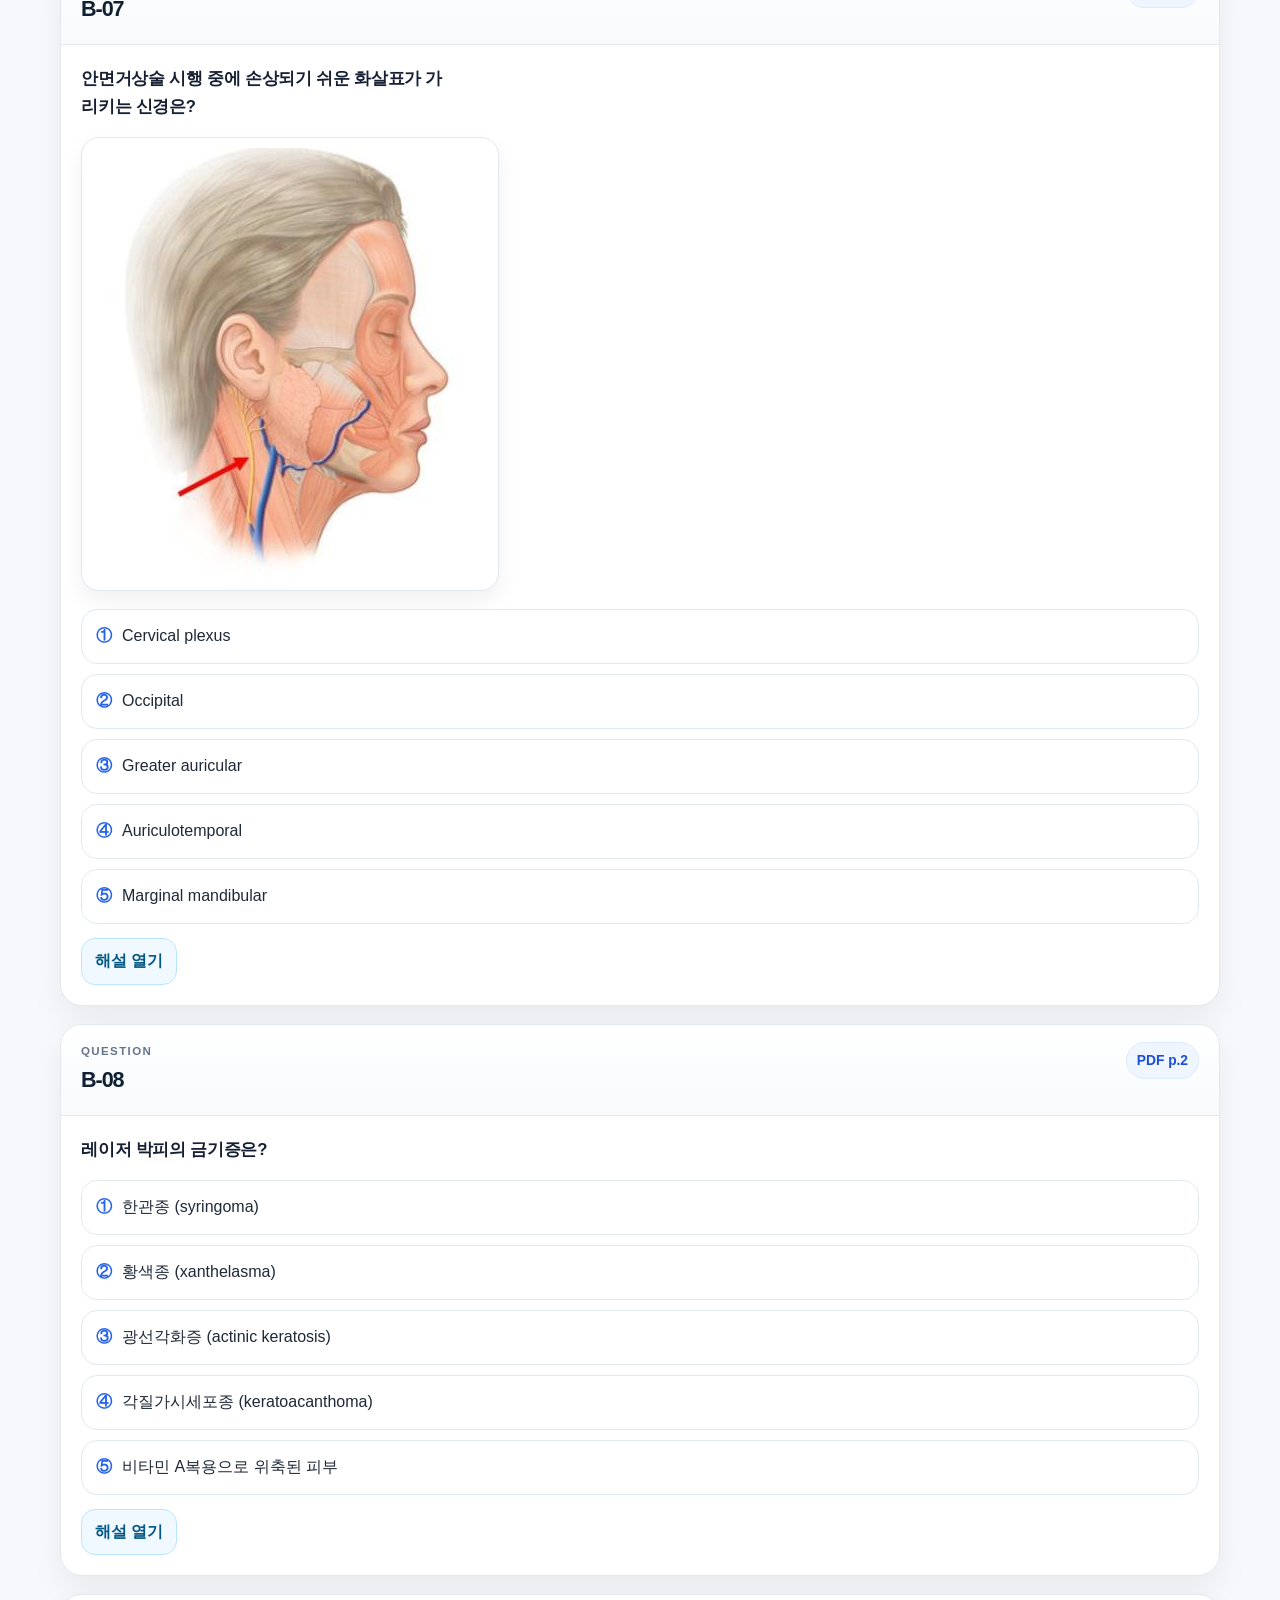
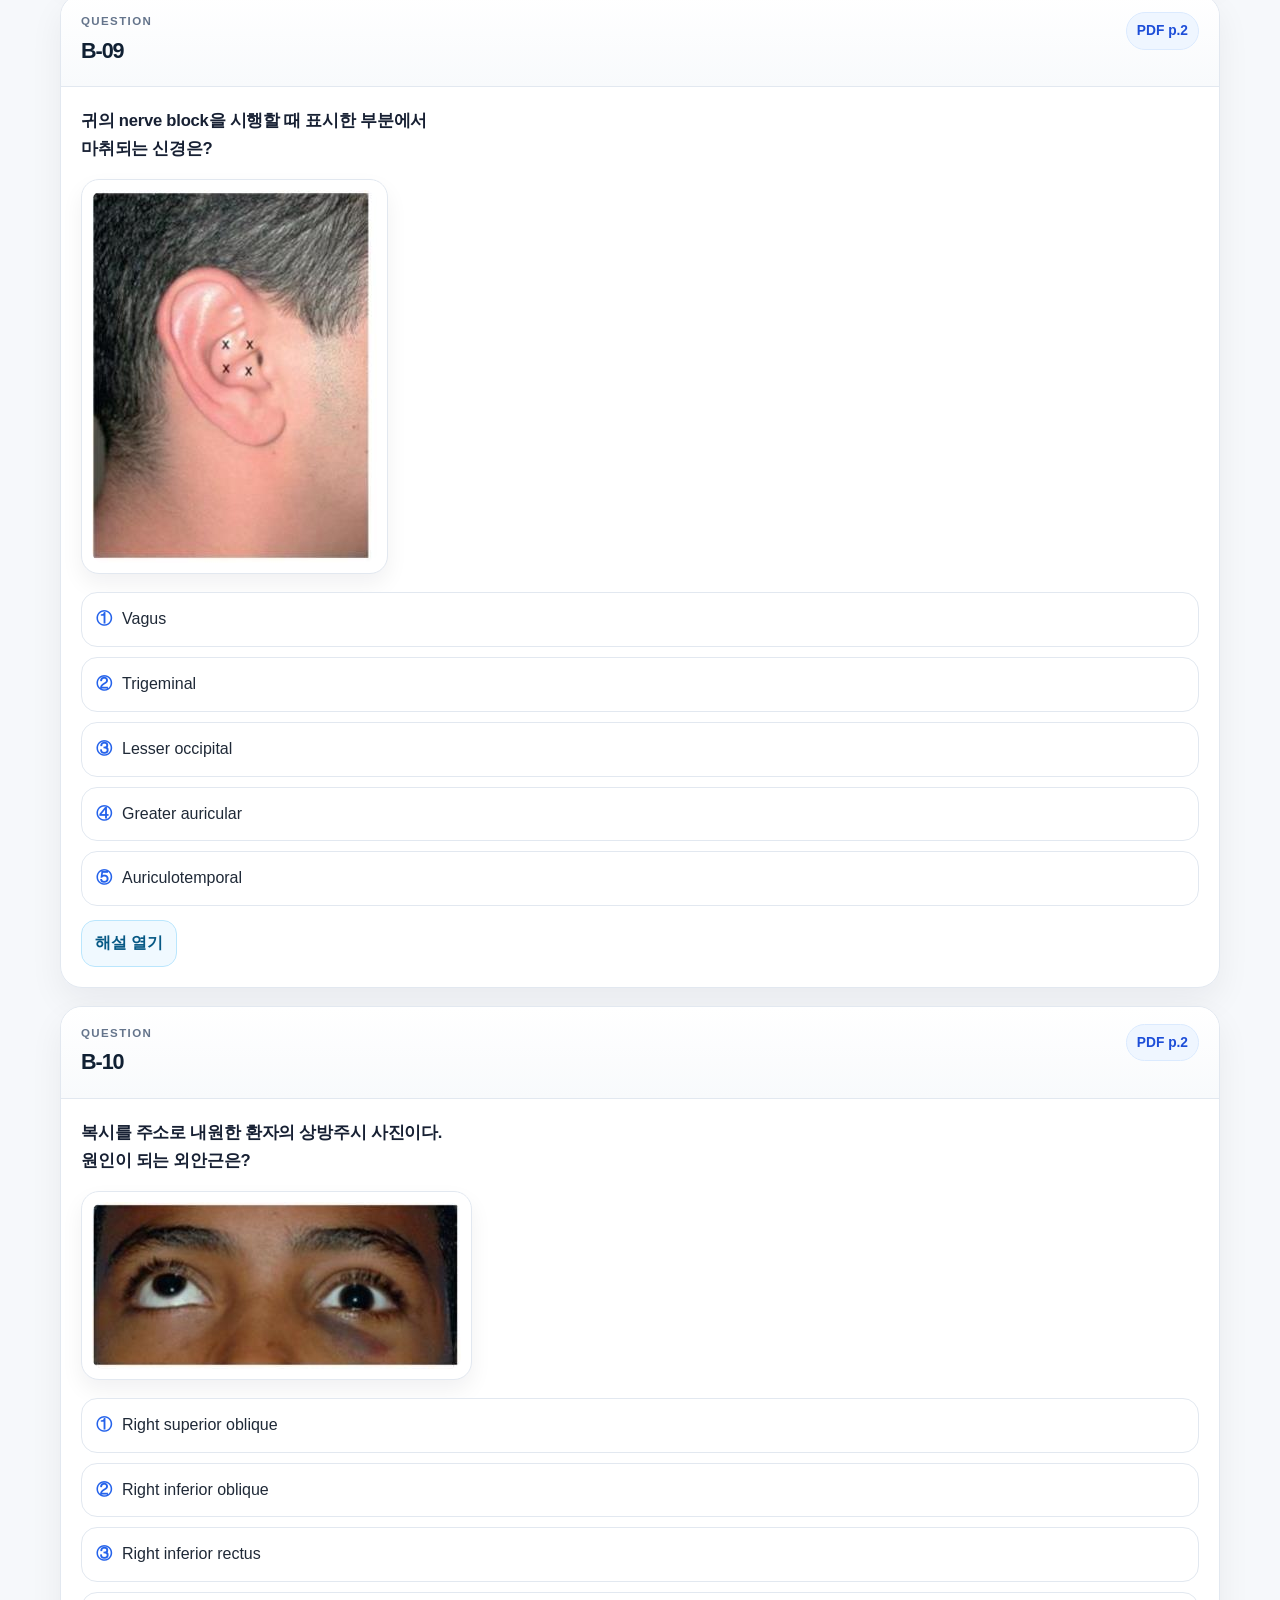
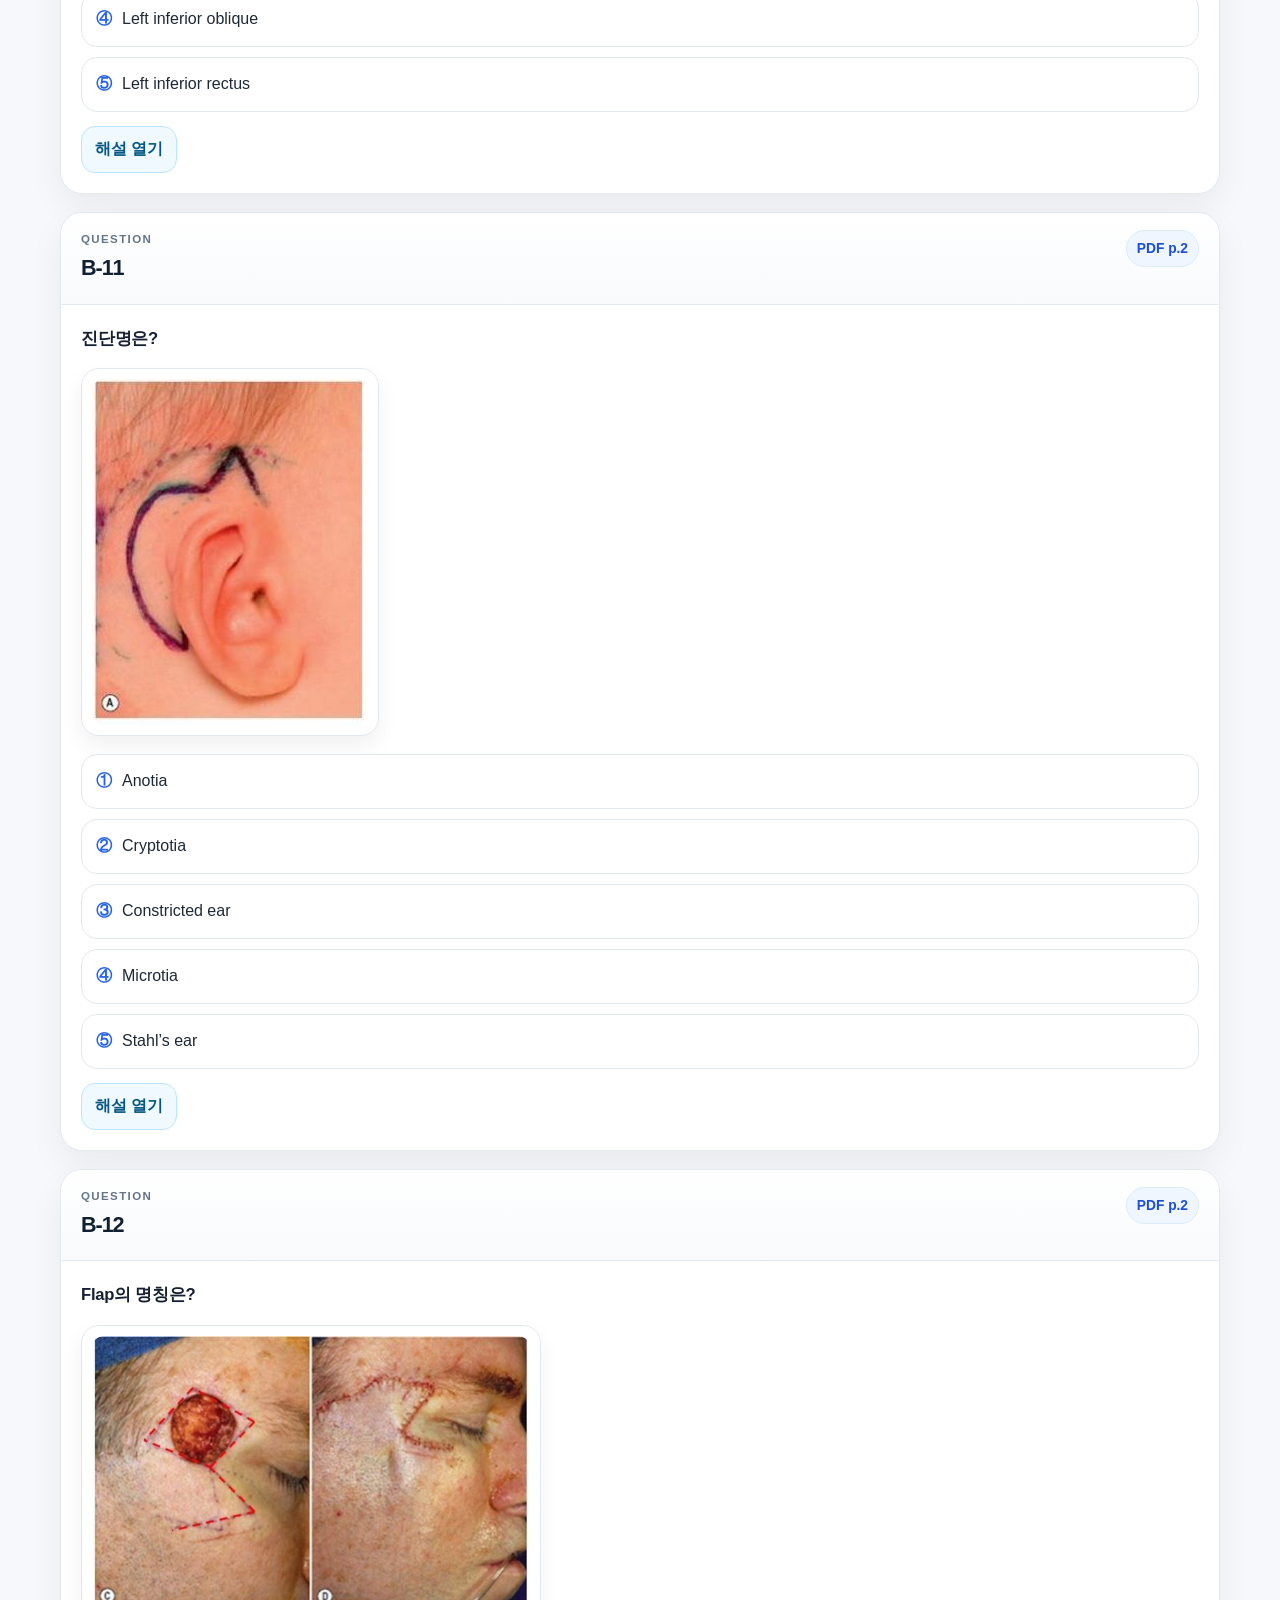
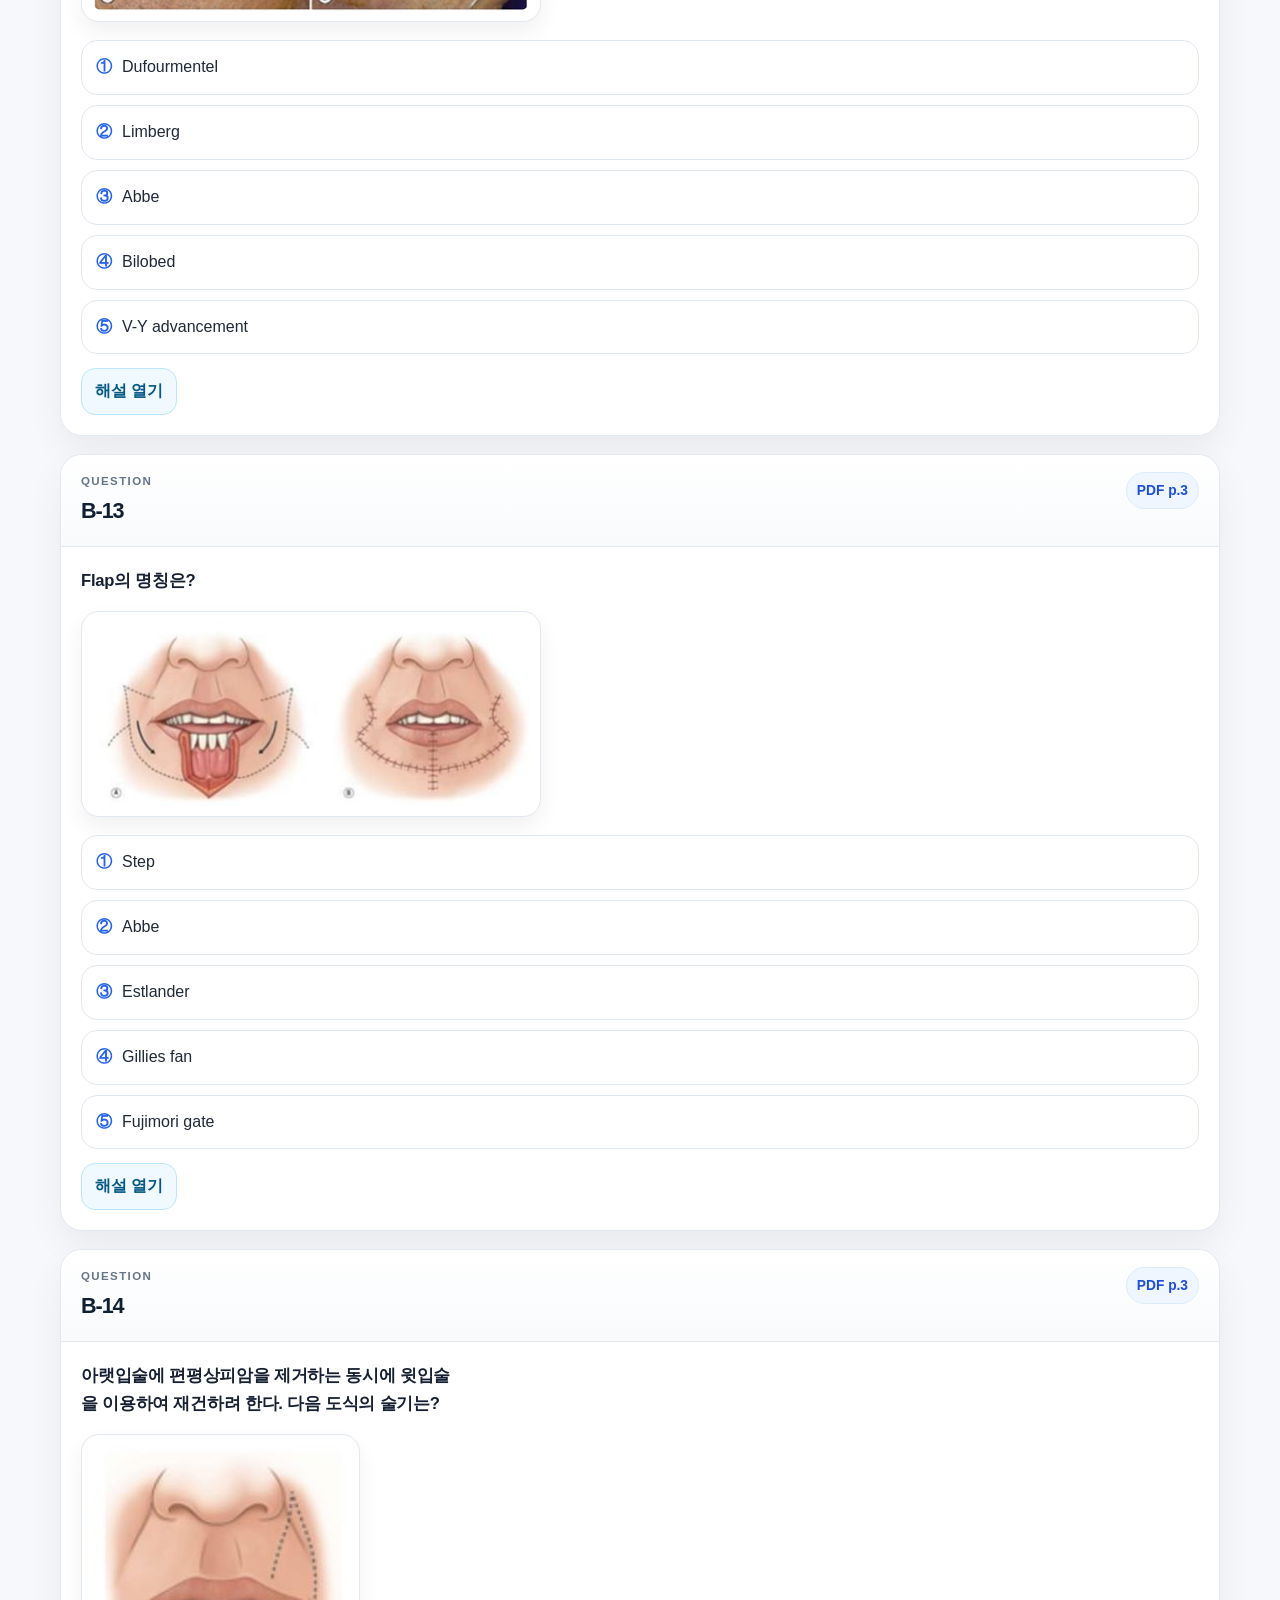
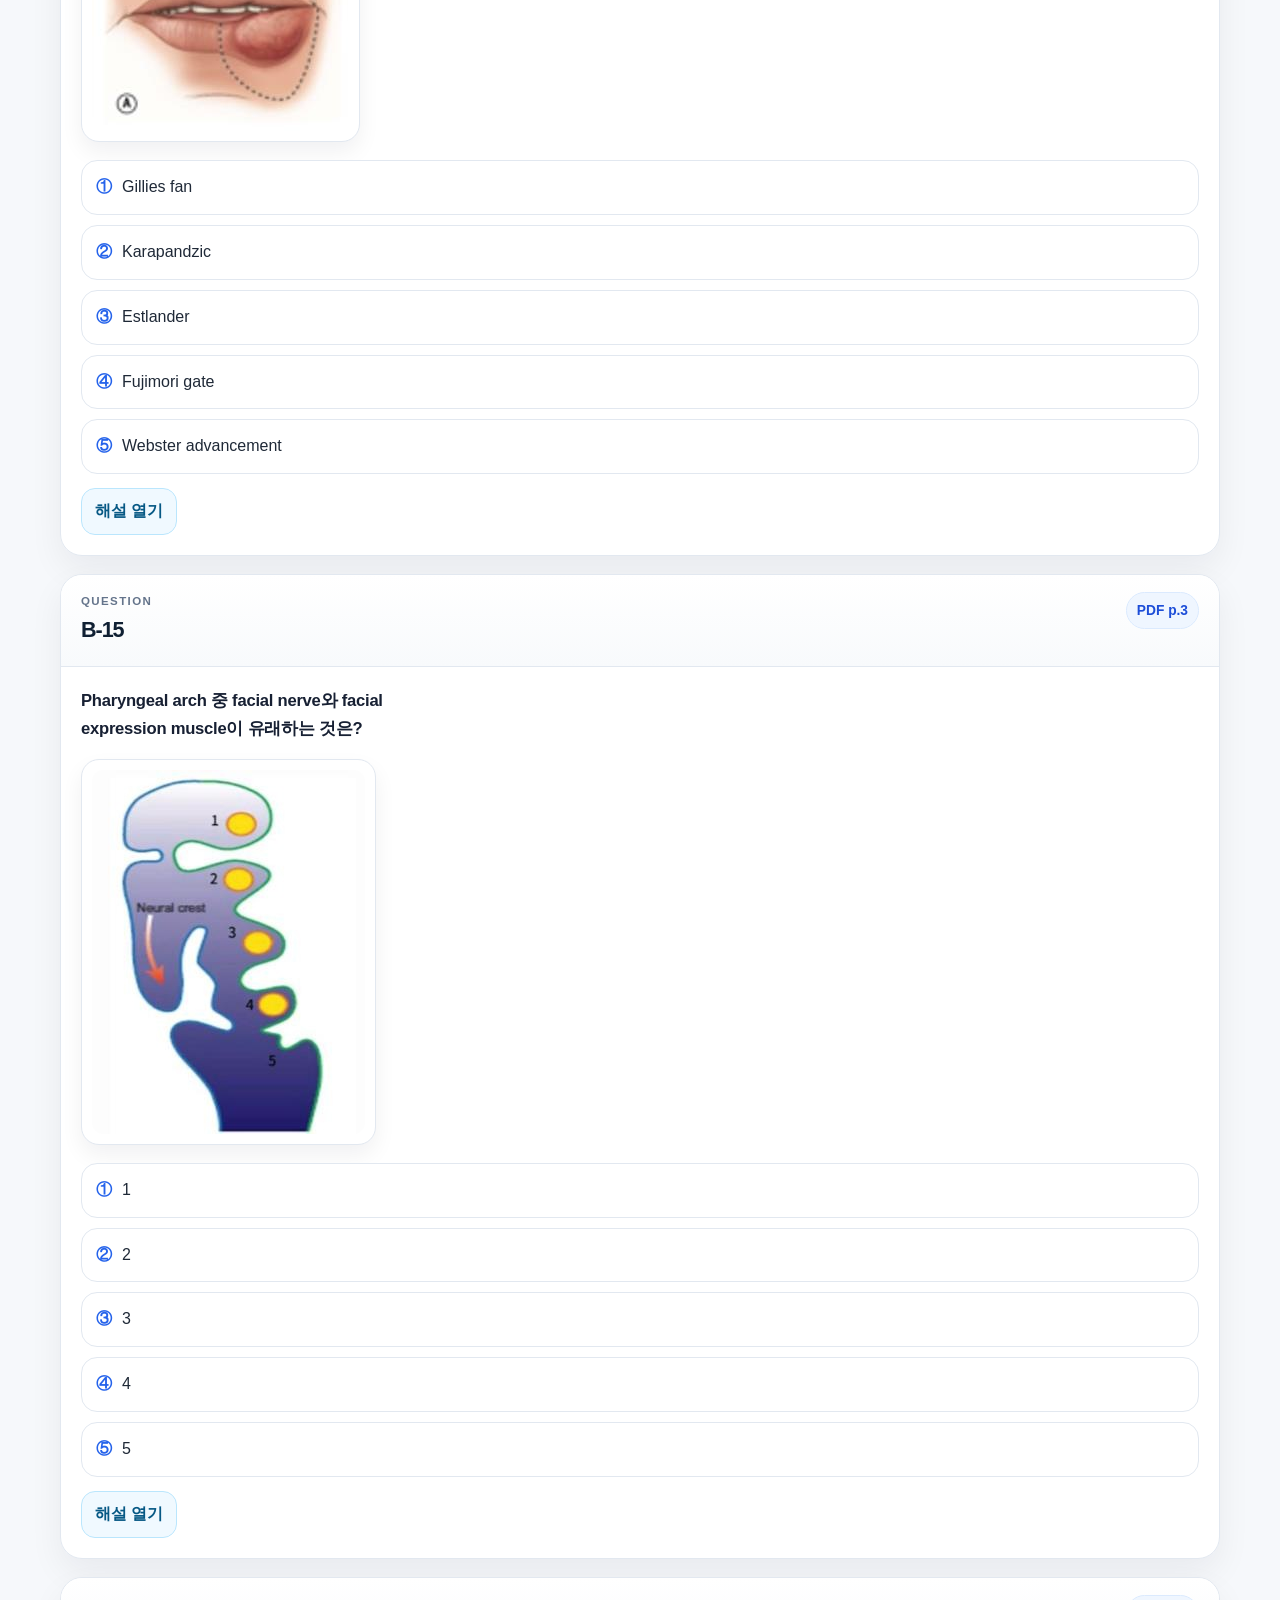
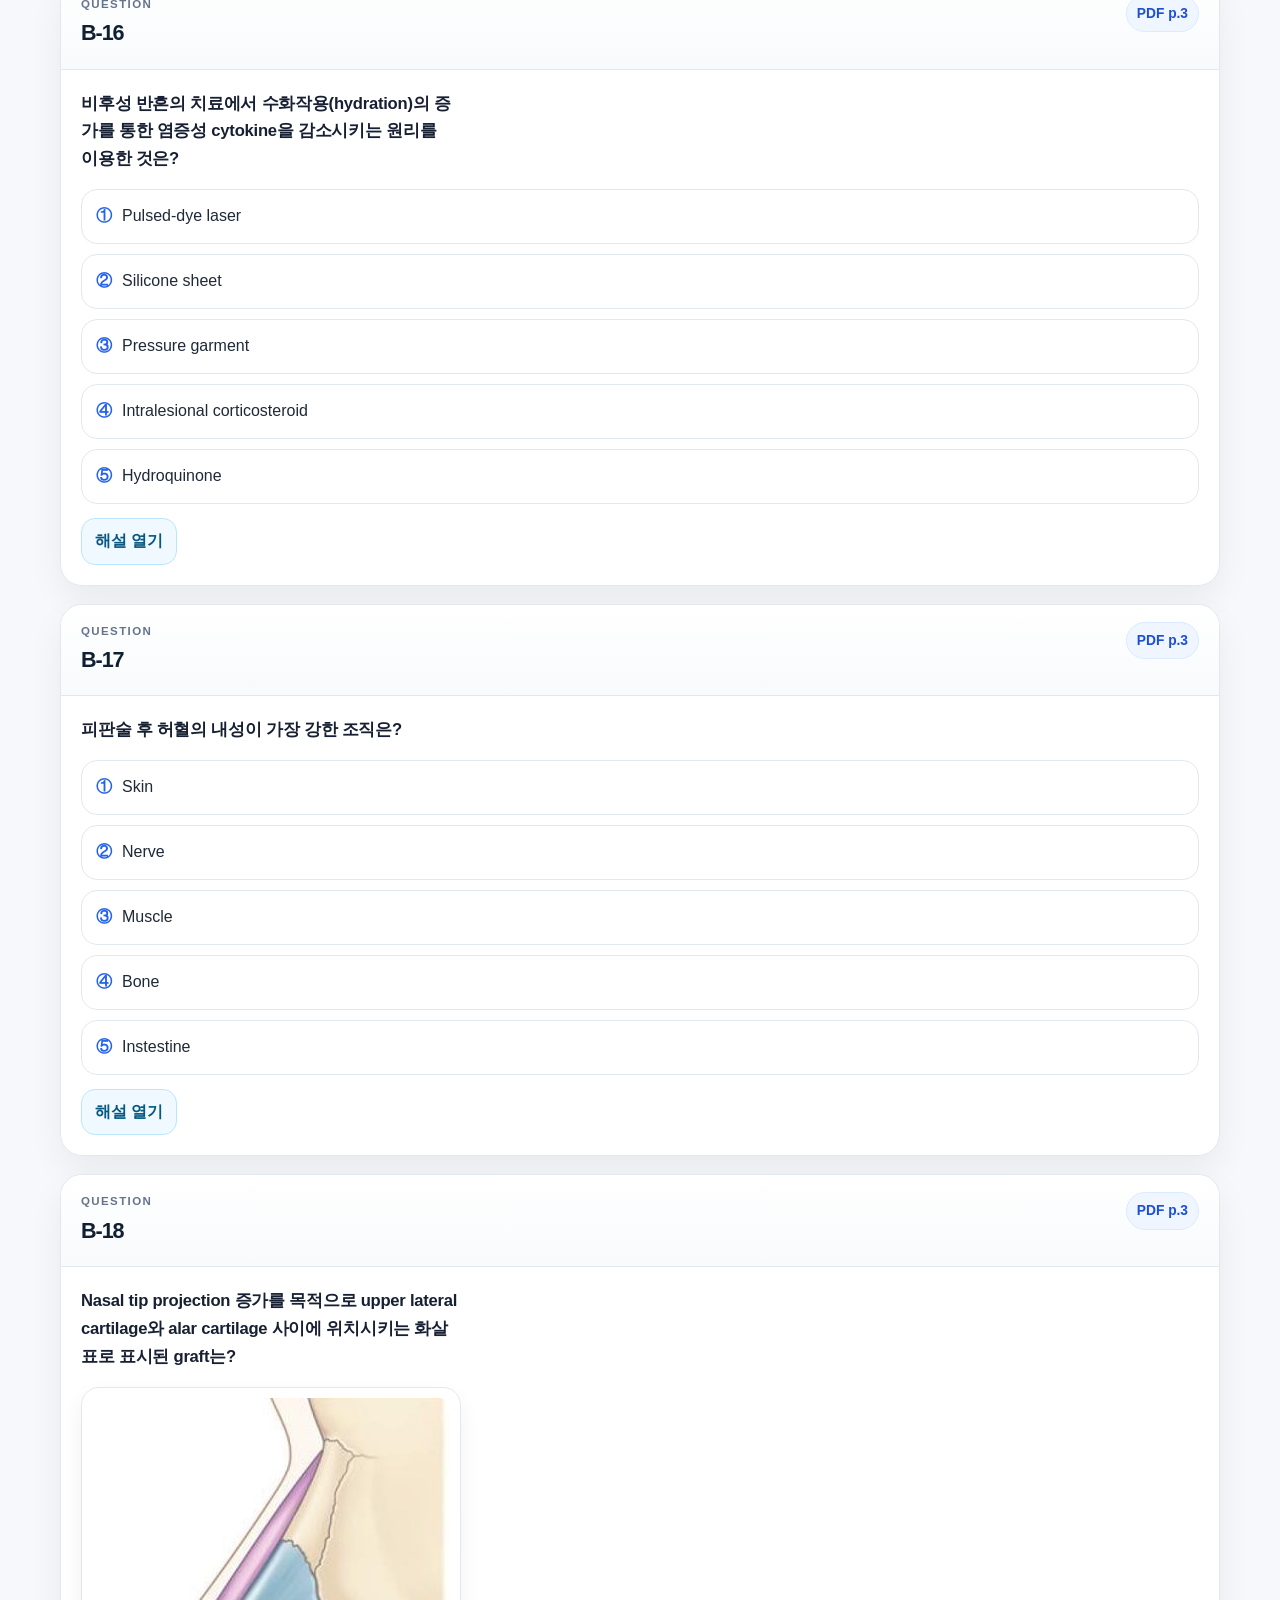
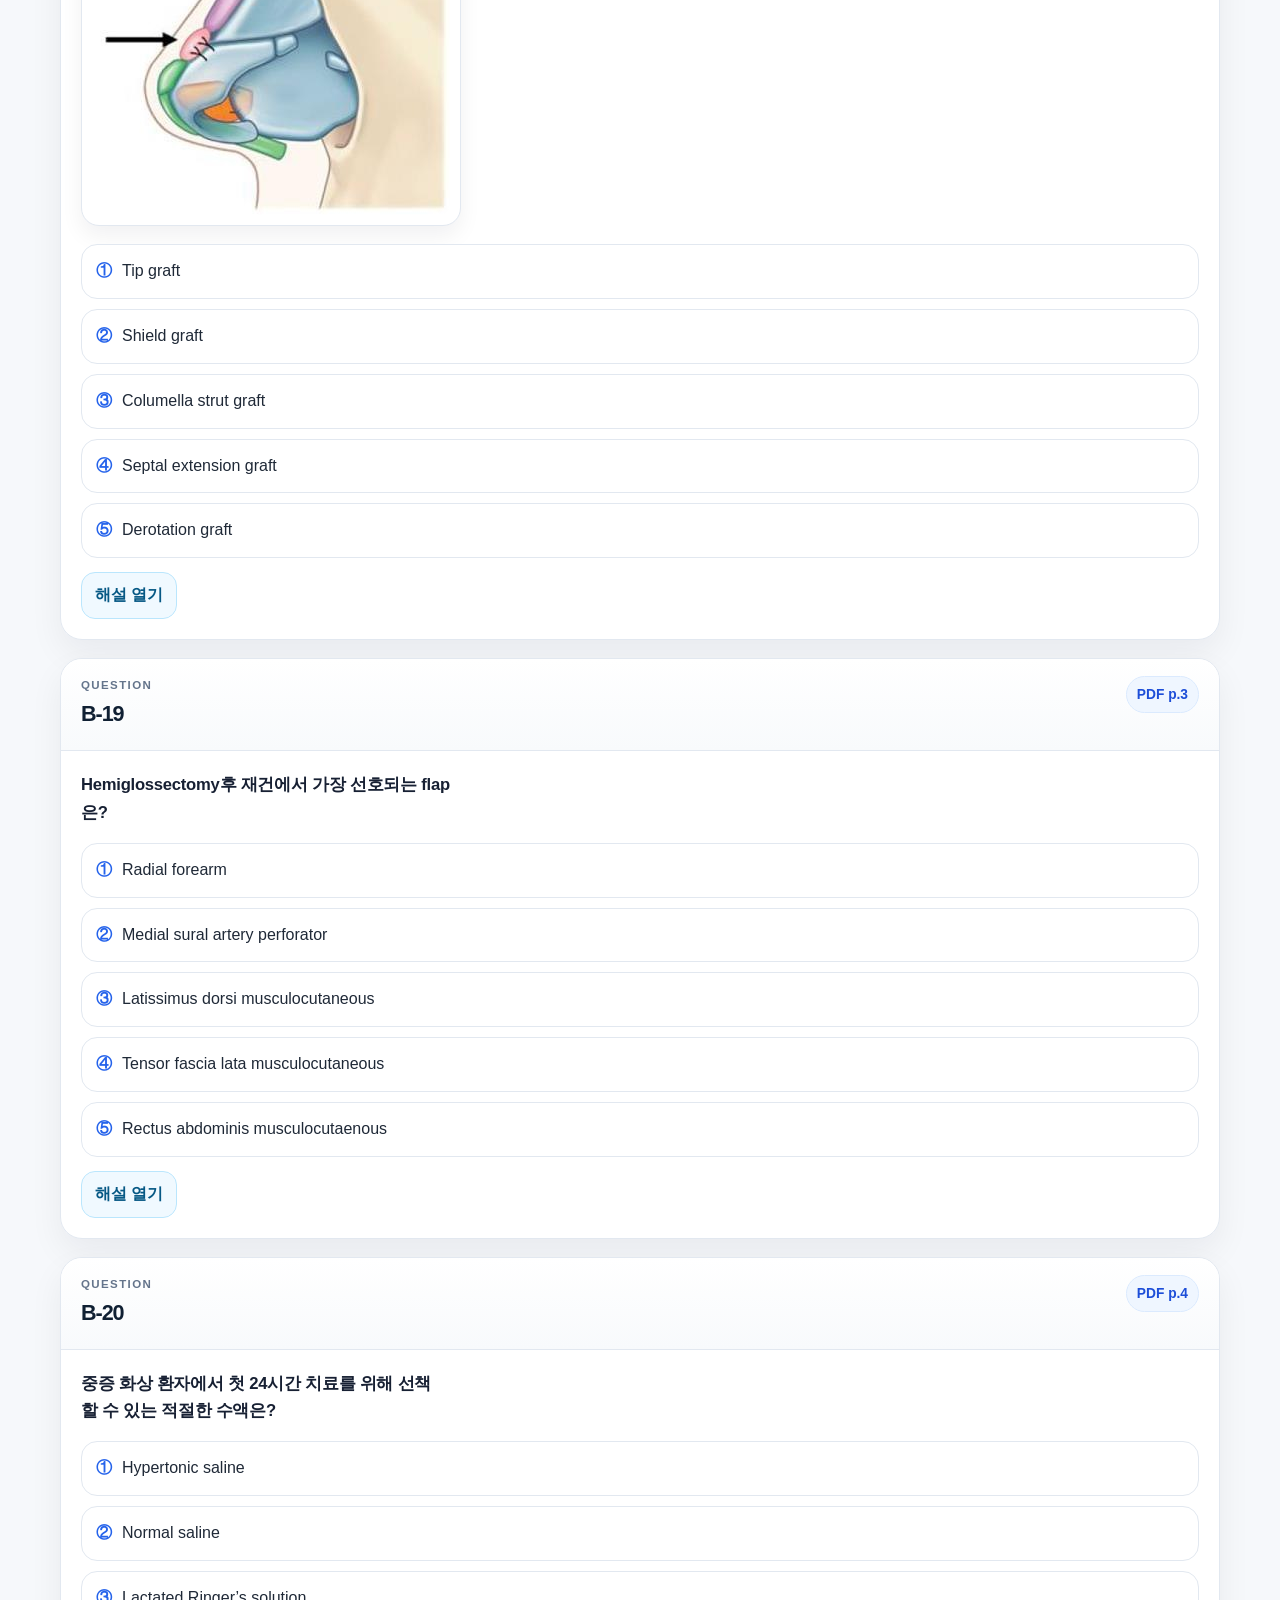
<file: 성형외과_문제은행/bank_B.html>
<!doctype html>
<html lang="ko">
<head>
  <meta charset="utf-8">
  <meta name="viewport" content="width=device-width, initial-scale=1">
  <title>문제은행 B · 성형외과학 문제은행</title>
  <link rel="stylesheet" href="css/style.css">
</head>
<body data-page="bank">
  <header class="site-header bank-header">
    <div class="header-shell">
      <a class="home-link" href="index.html" aria-label="index로 이동">← Index</a>
      <div class="eyebrow">Plastic Surgery Question Bank</div>
      <h1>문제은행 B</h1>
      <p class="subtitle">선택지를 누르면 정답/오답 판정이 표시됩니다. 해설 이미지는 해설 열기 버튼으로 확인할 수 있습니다.</p>
      <nav class="nav-tabs" aria-label="문제은행 이동">
        <a class="tab" href="bank_A.html">A</a>
        <a class="tab active" href="bank_B.html">B</a>
        <a class="tab" href="bank_C.html">C</a>
        <a class="tab" href="bank_D.html">D</a>
        <a class="tab" href="bank_unique.html">고유 91</a>
      </nav>
    </div>
  </header>
  <main class="container bank-container">
    <section class="toolbar" aria-label="문제 조작 도구">
      <div class="toolbar-card">
        <div class="toolbar-main">
          <label class="search-label" for="search">검색</label>
          <input id="search" class="search" type="search" placeholder="문항번호, 키워드, 보기 검색">
          <button id="wrongOnly" class="tool-btn" type="button" data-on="0">오답만 보기</button>
          <button id="showAnswers" class="tool-btn" type="button">정답만 표시</button>
          <button id="showAll" class="tool-btn" type="button">정답/해설 모두 열기</button>
          <button id="resetAll" class="tool-btn ghost" type="button">초기화</button>
        </div>
        <div class="toolbar-status">
          <span id="countText" class="count-text"></span>
          <span id="stats" class="stats"></span>
          <span class="progress-track"><span id="progressBar" class="progress-bar"></span></span>
        </div>
      </div>
    </section>
    <section id="question-root" class="question-list" aria-live="polite"></section>
  </main>
  <div id="imageModal" class="modal" role="dialog" aria-modal="true" aria-label="이미지 크게 보기" hidden>
    <button class="modal-close" type="button" aria-label="닫기">×</button>
    <img class="modal-img" alt="확대 이미지">
  </div>
  <script>window.CURRENT_BANK = 'B';</script>
  <script src="js/data.js"></script>
  <script src="js/app.js"></script>
</body>
</html>
</file>
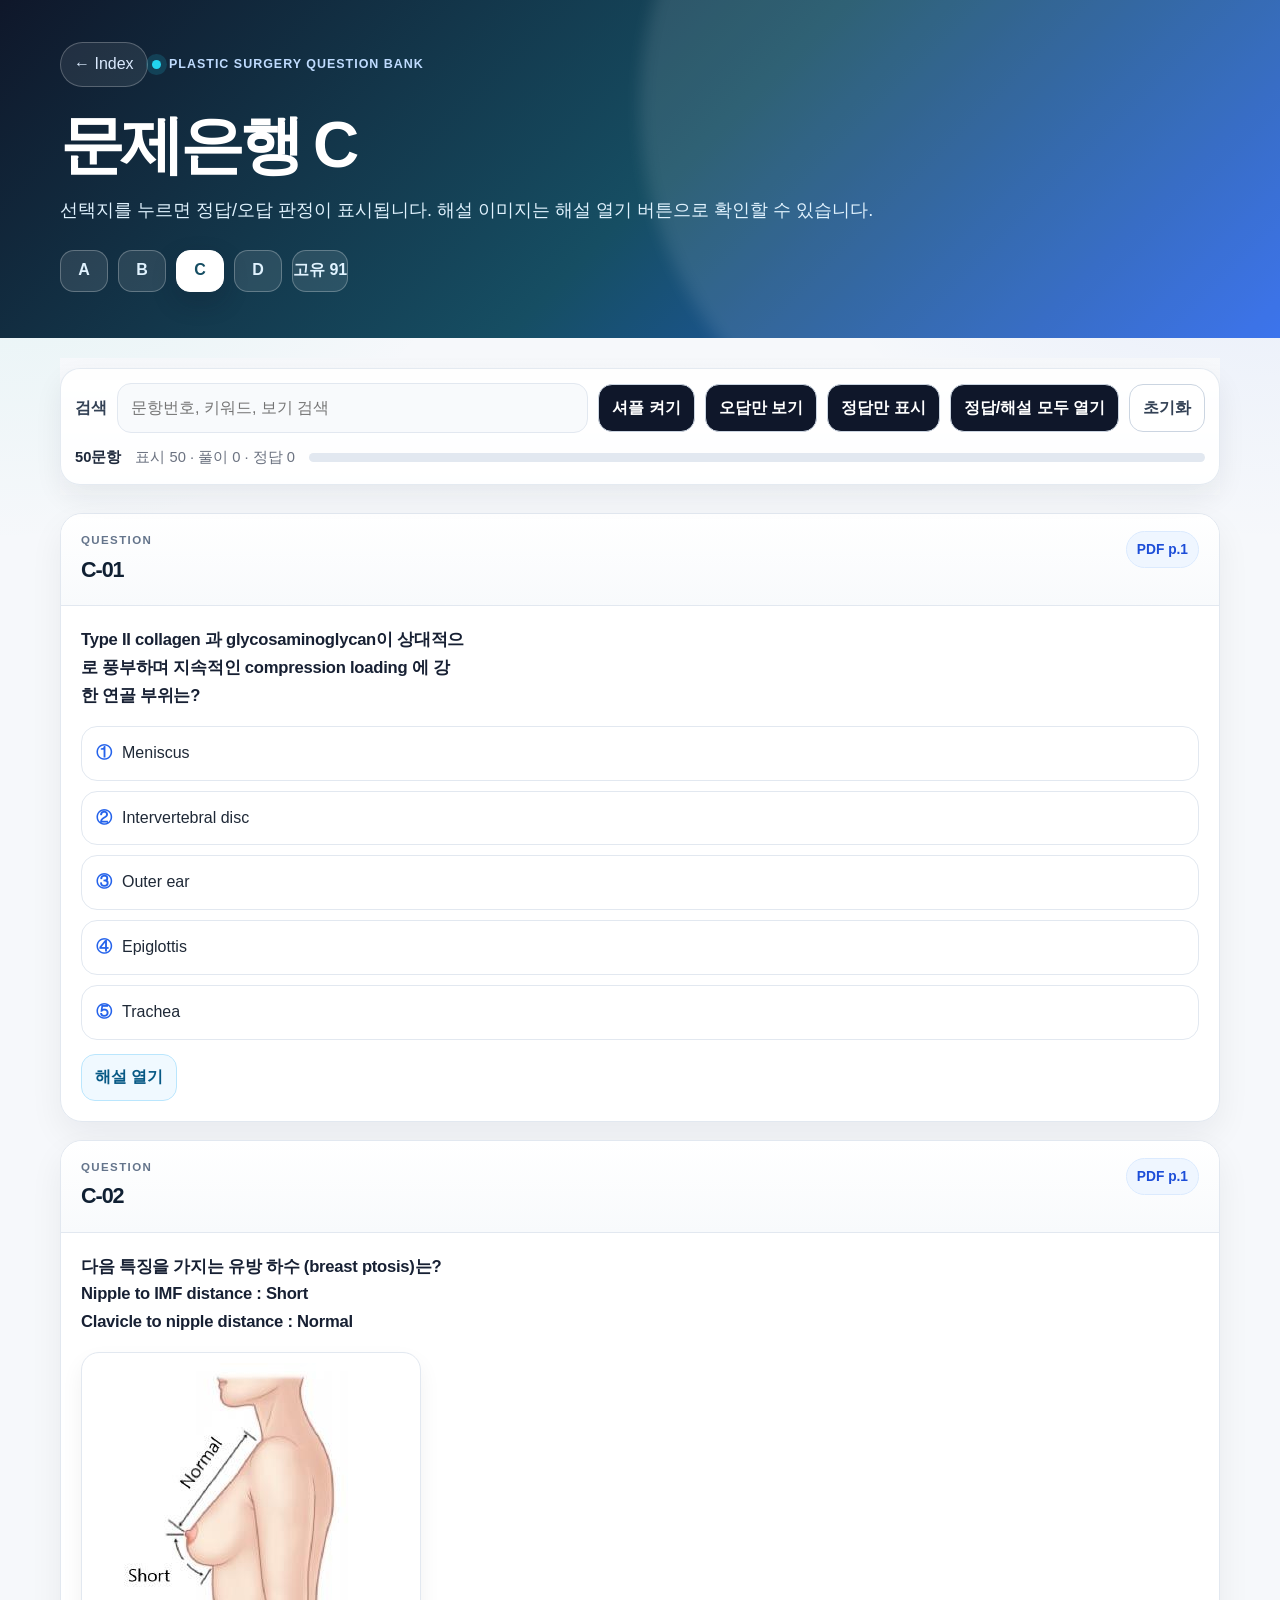
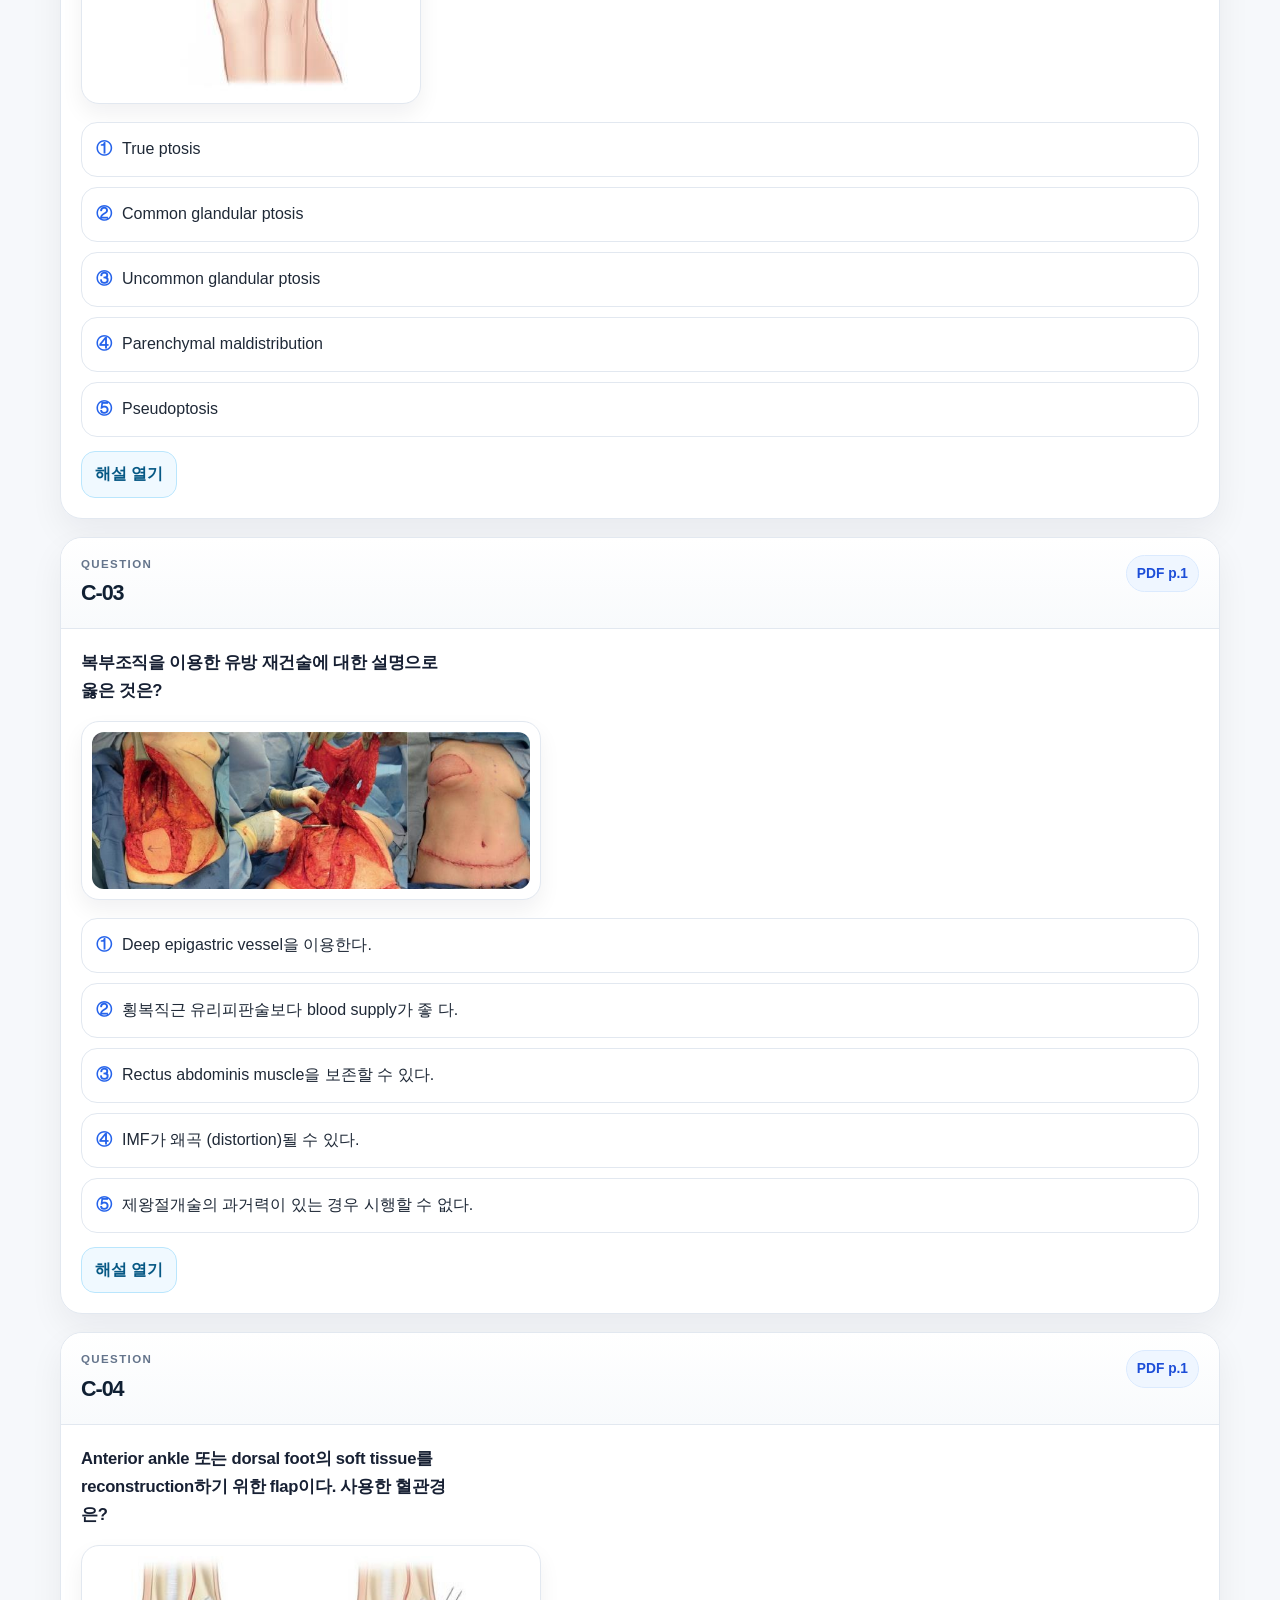
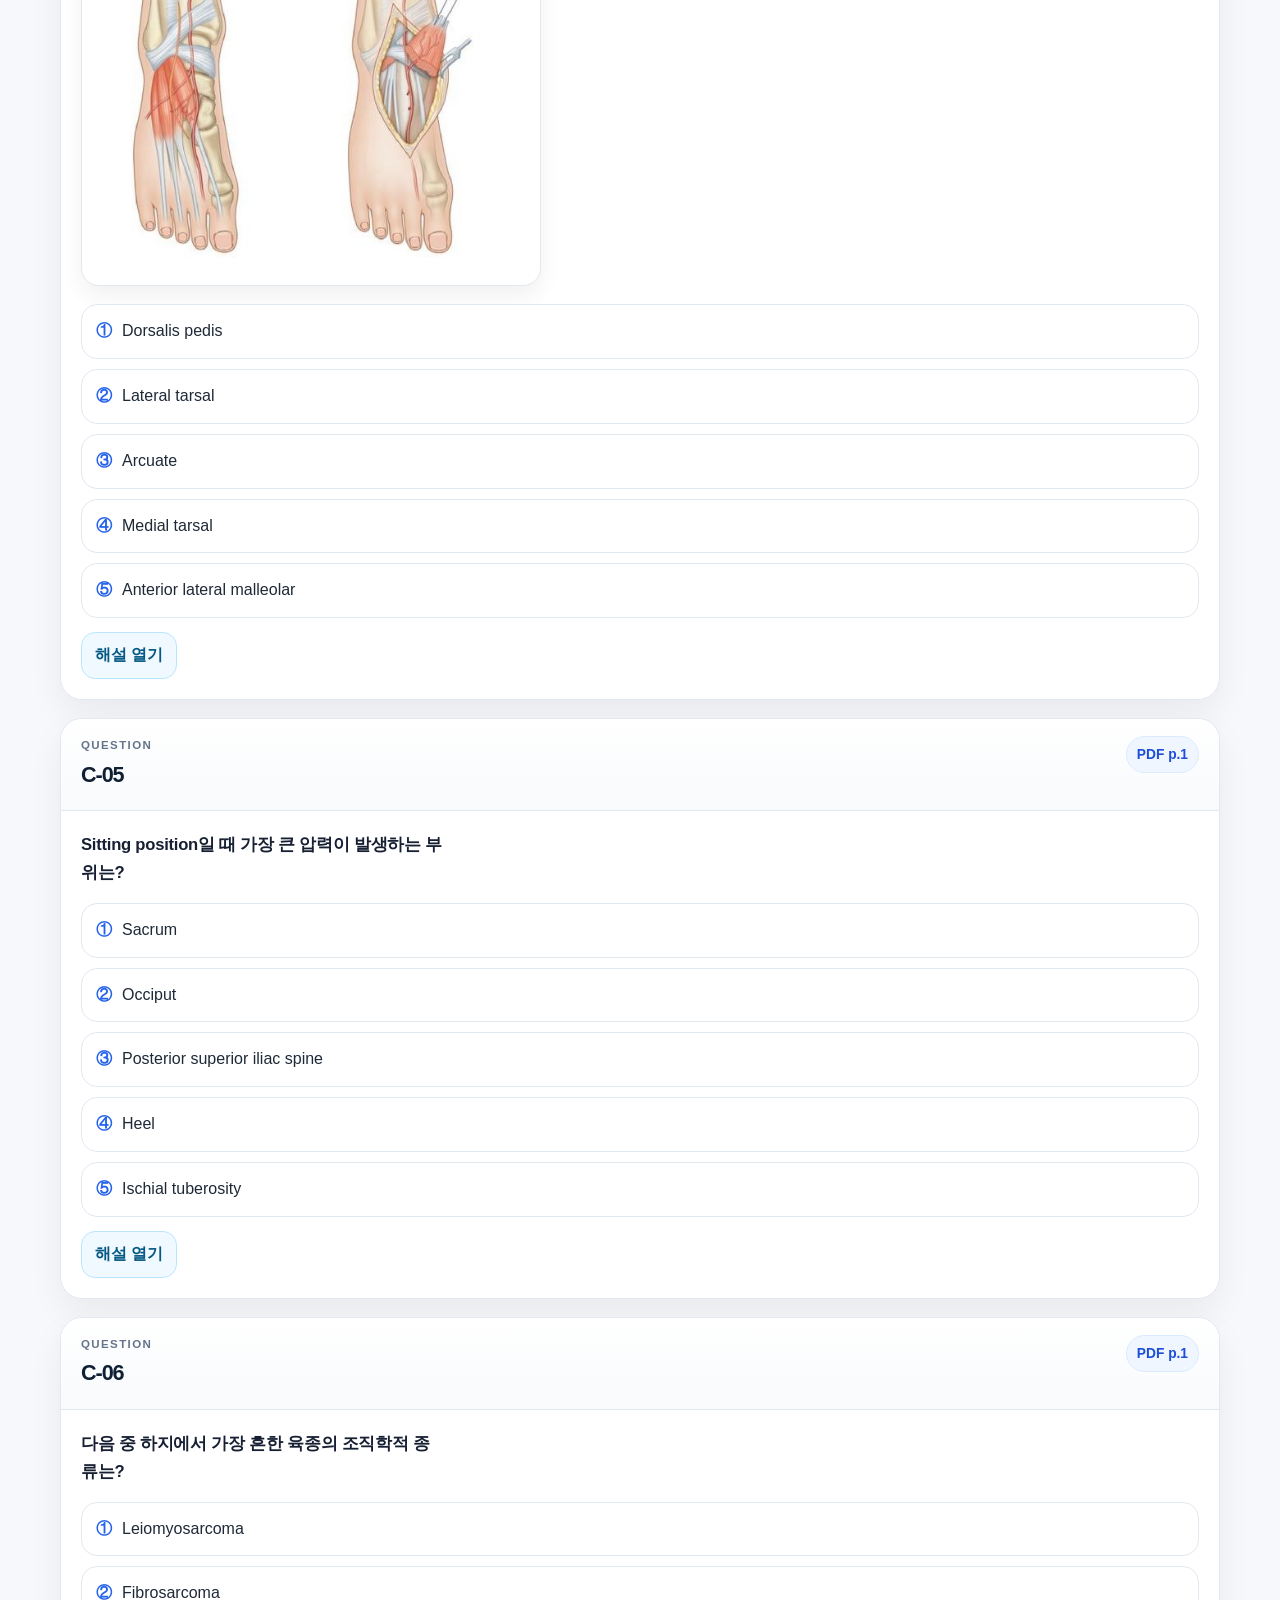
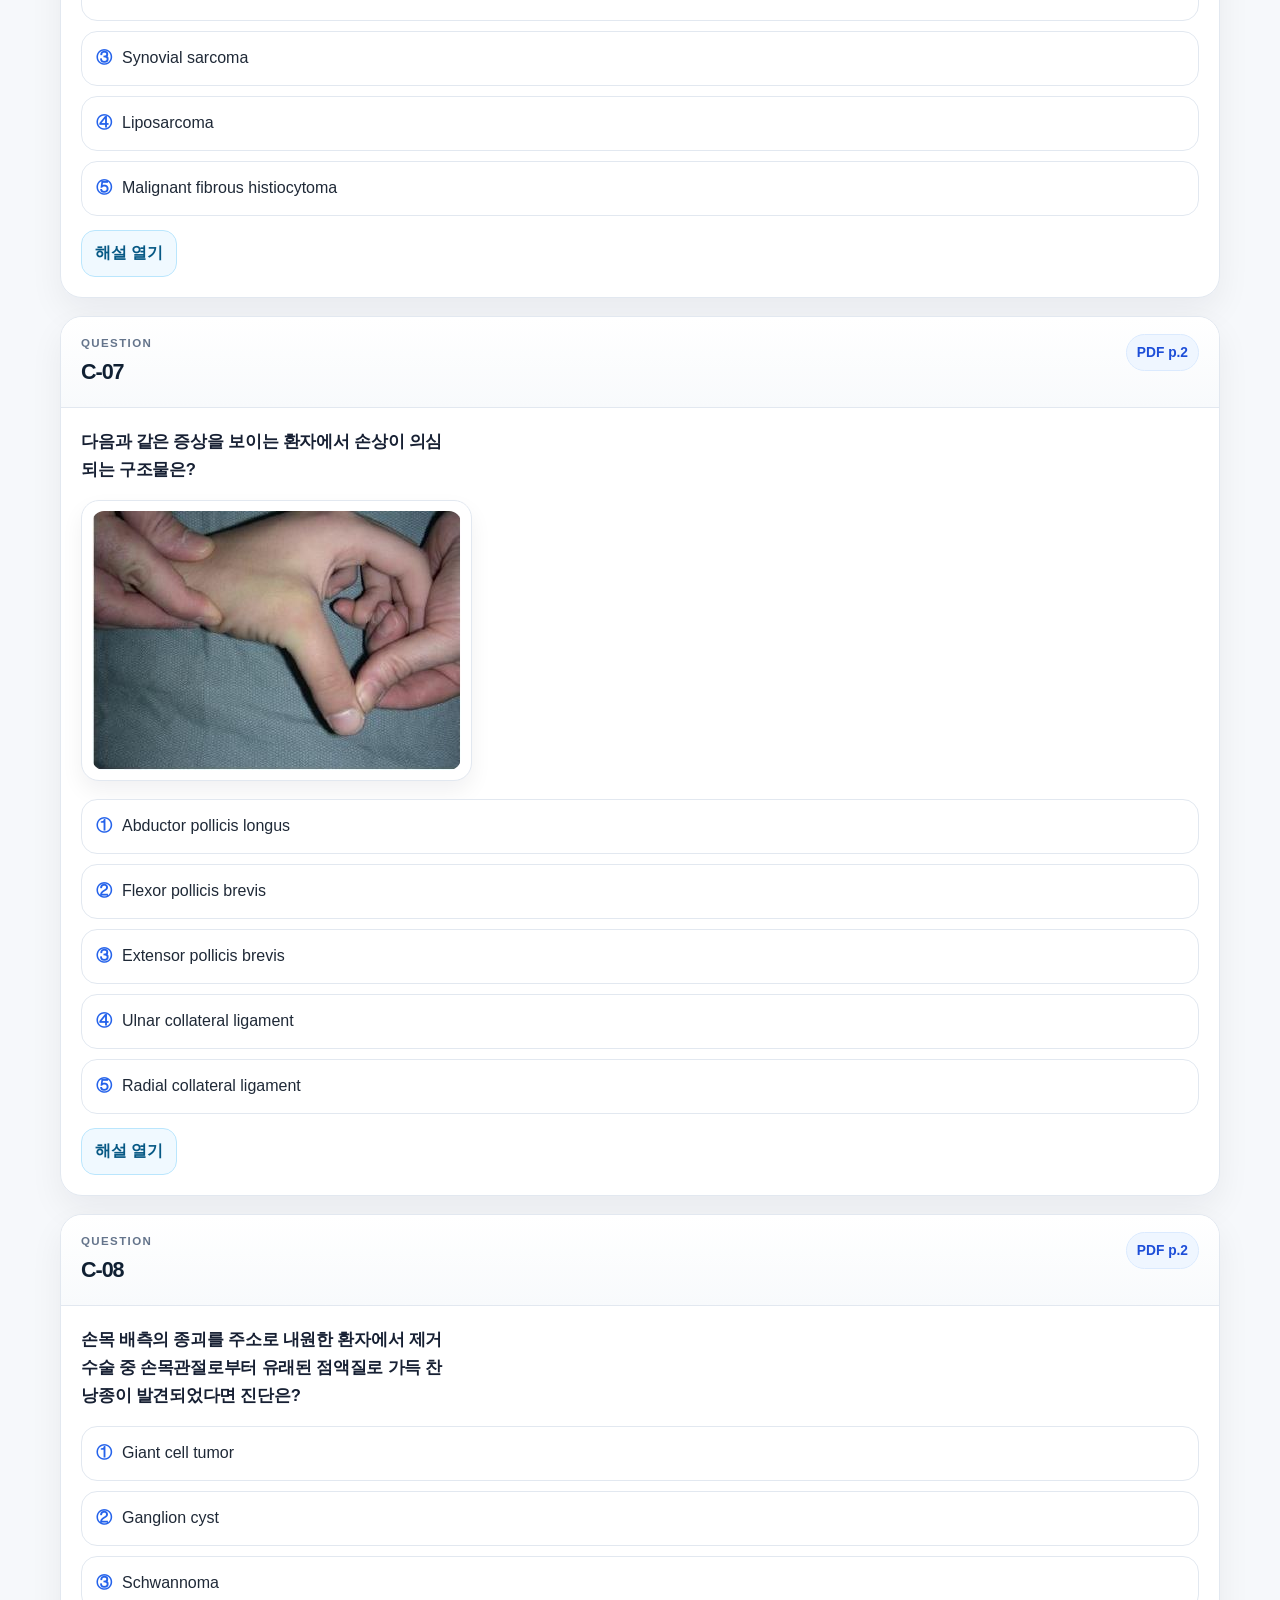
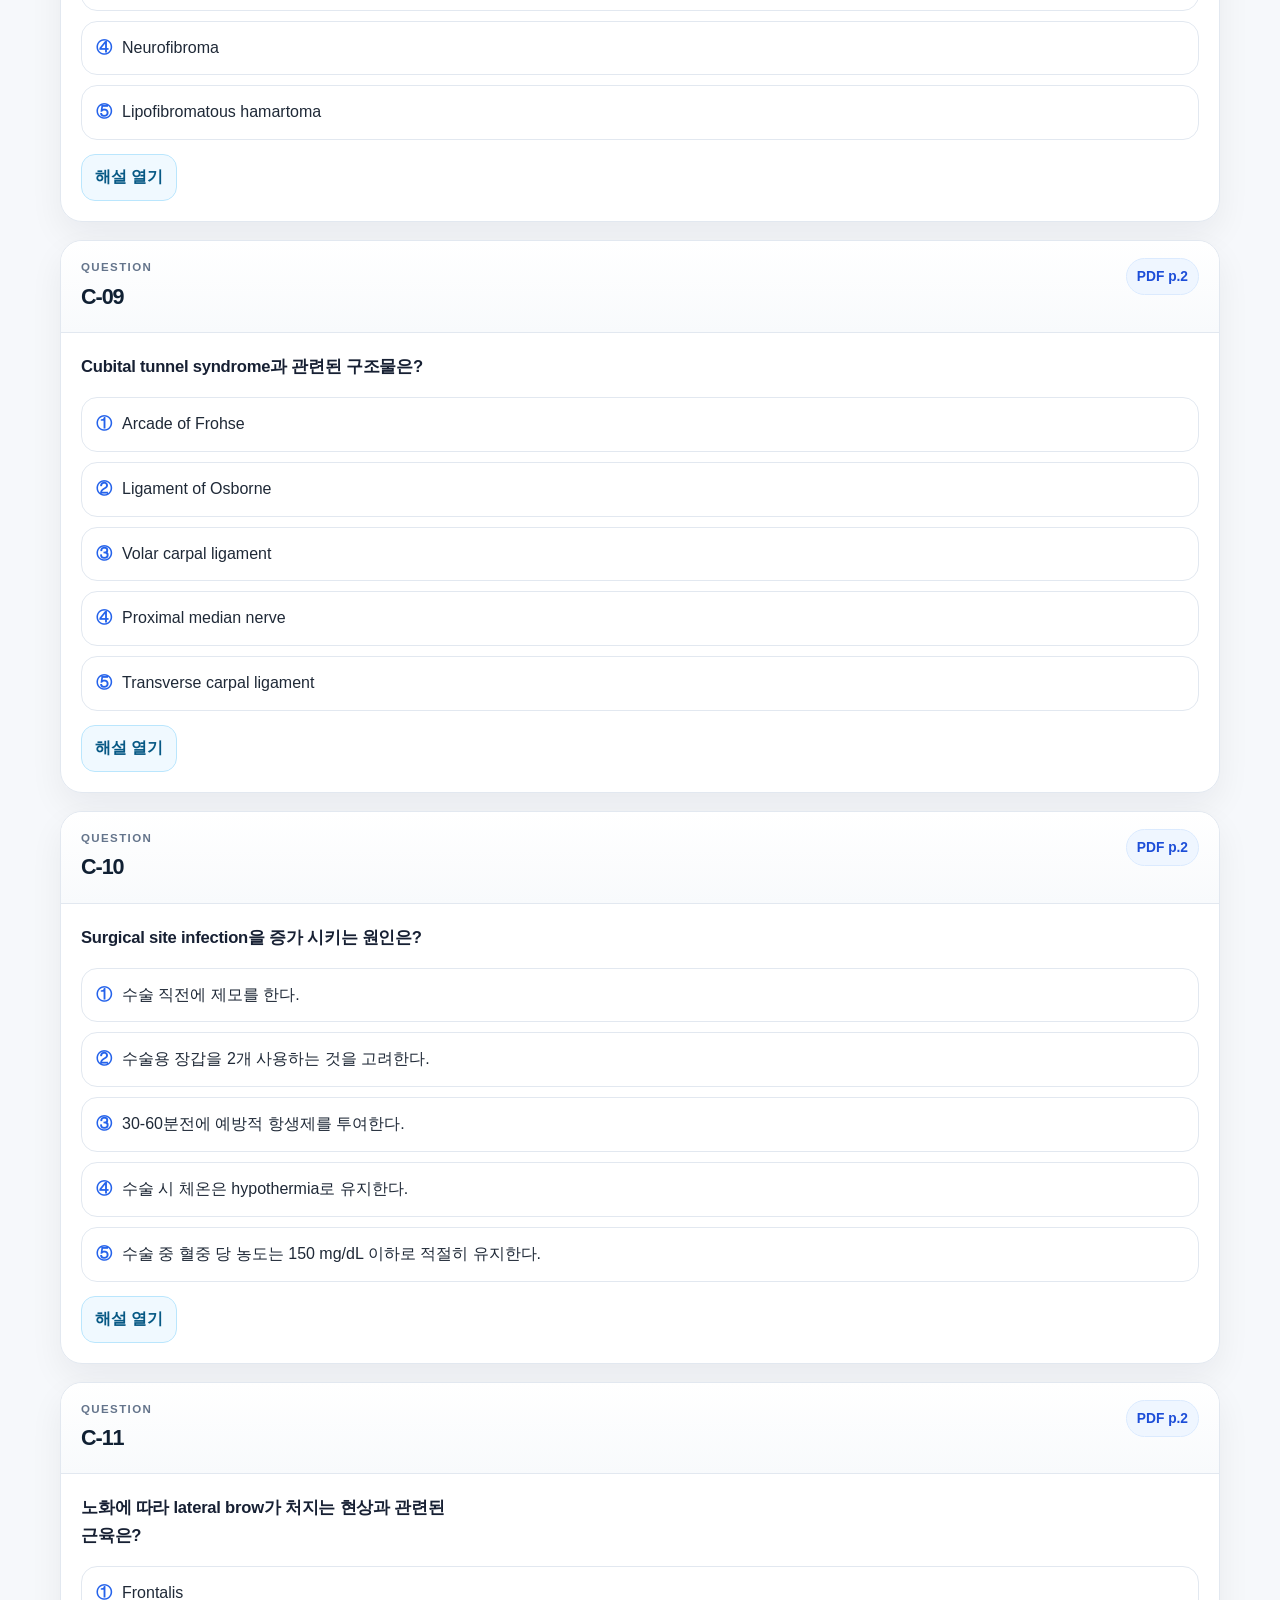
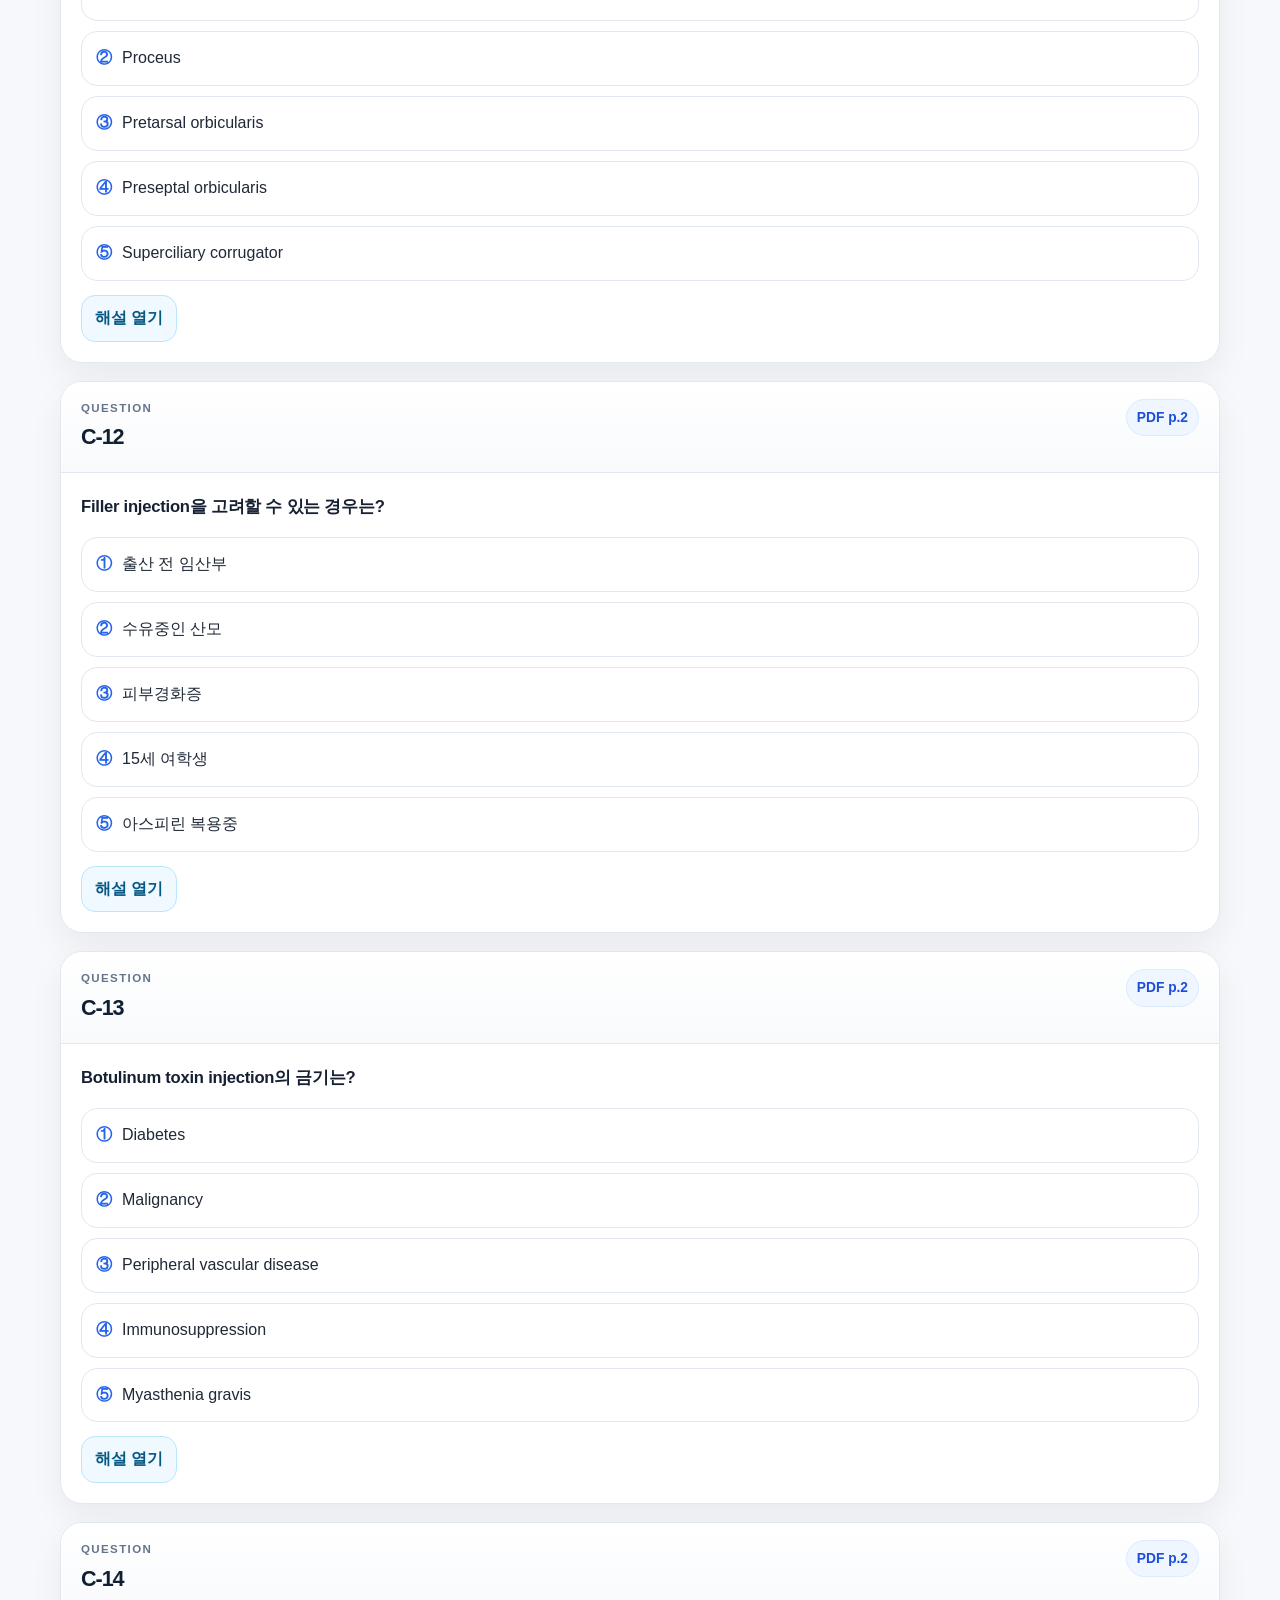
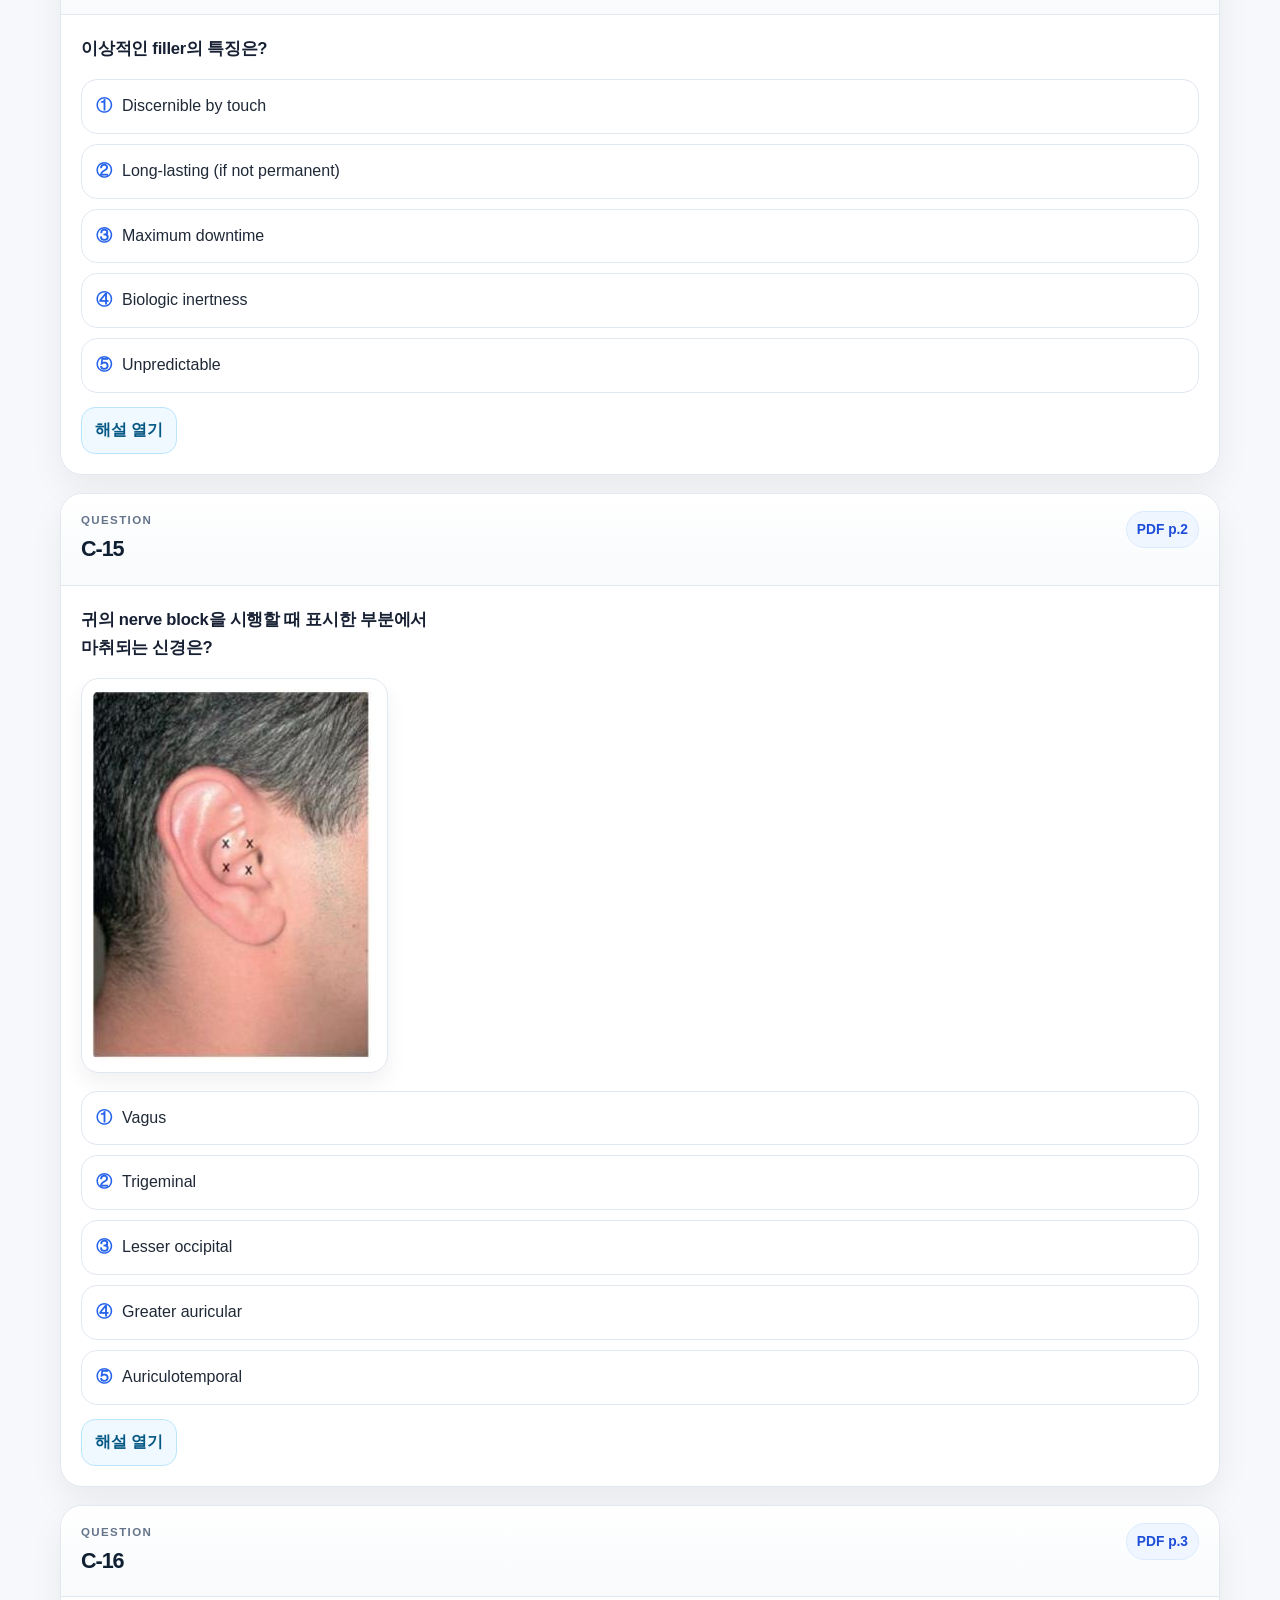
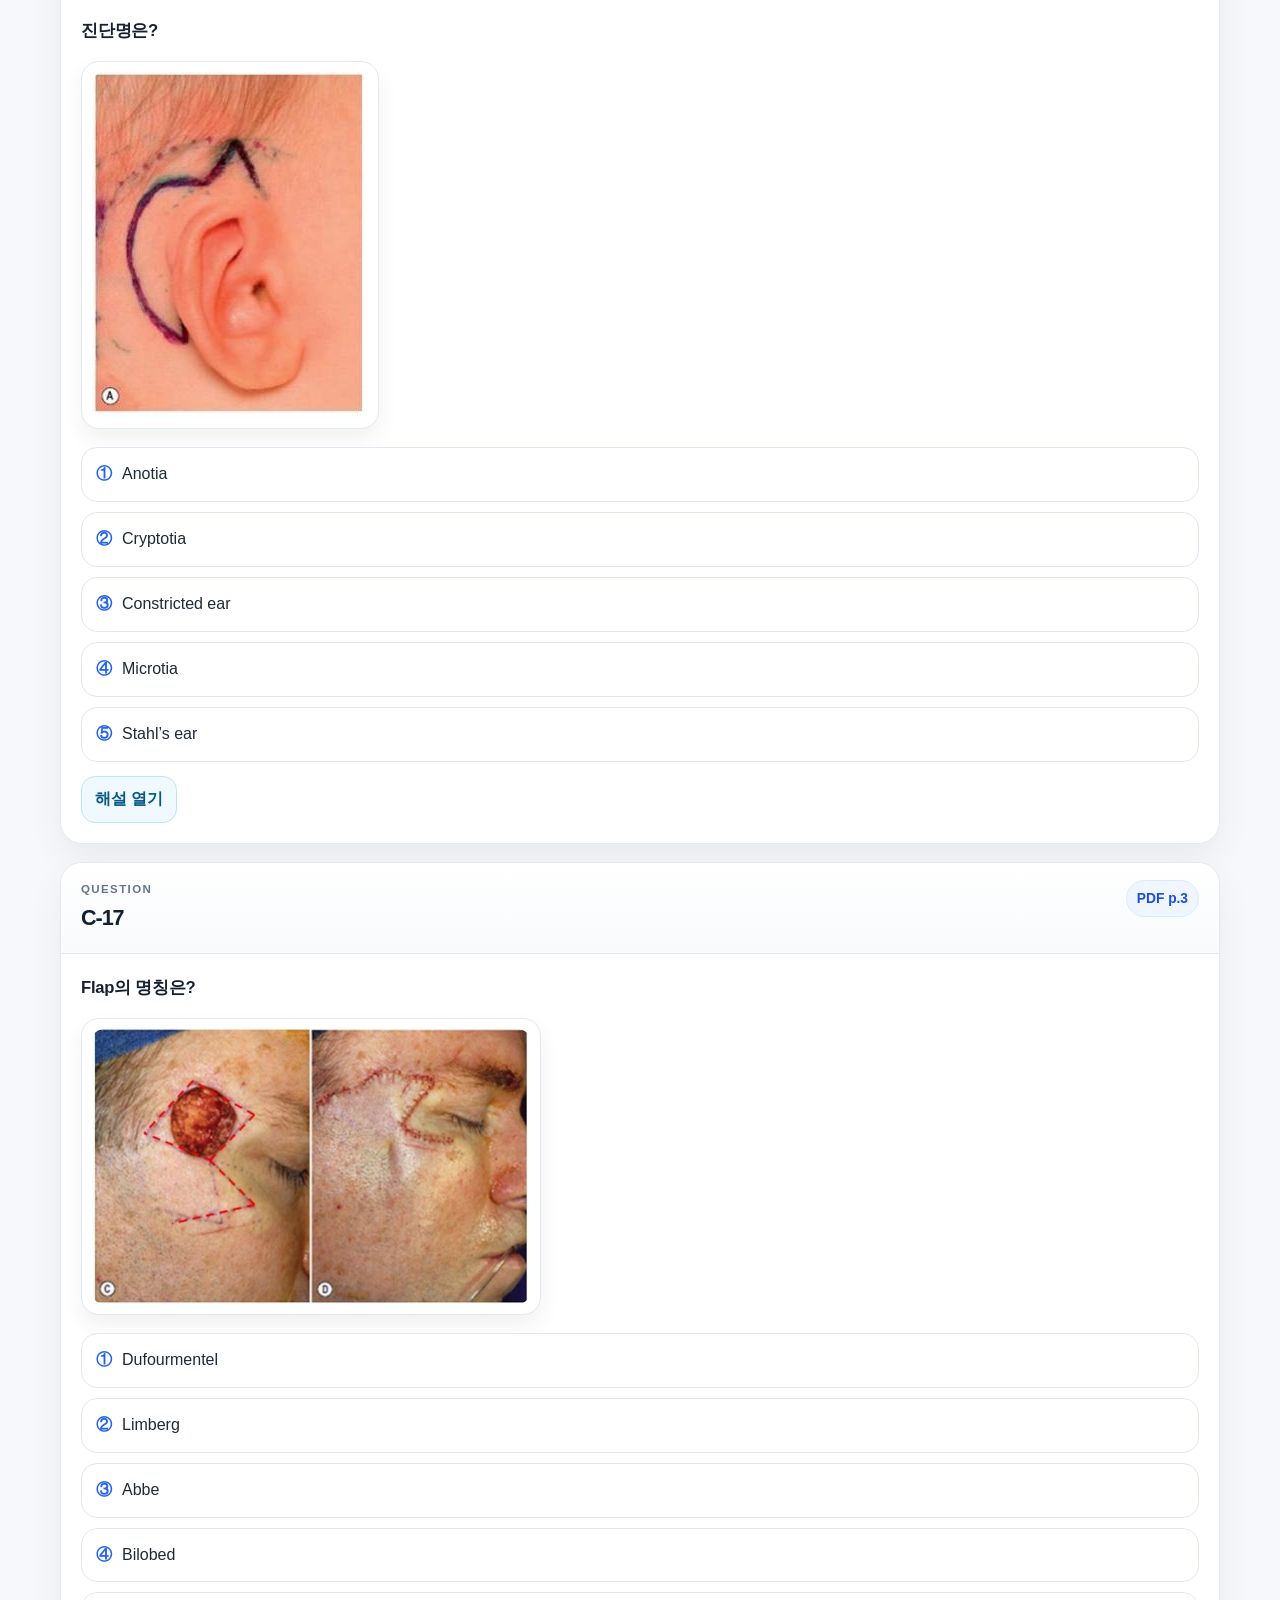
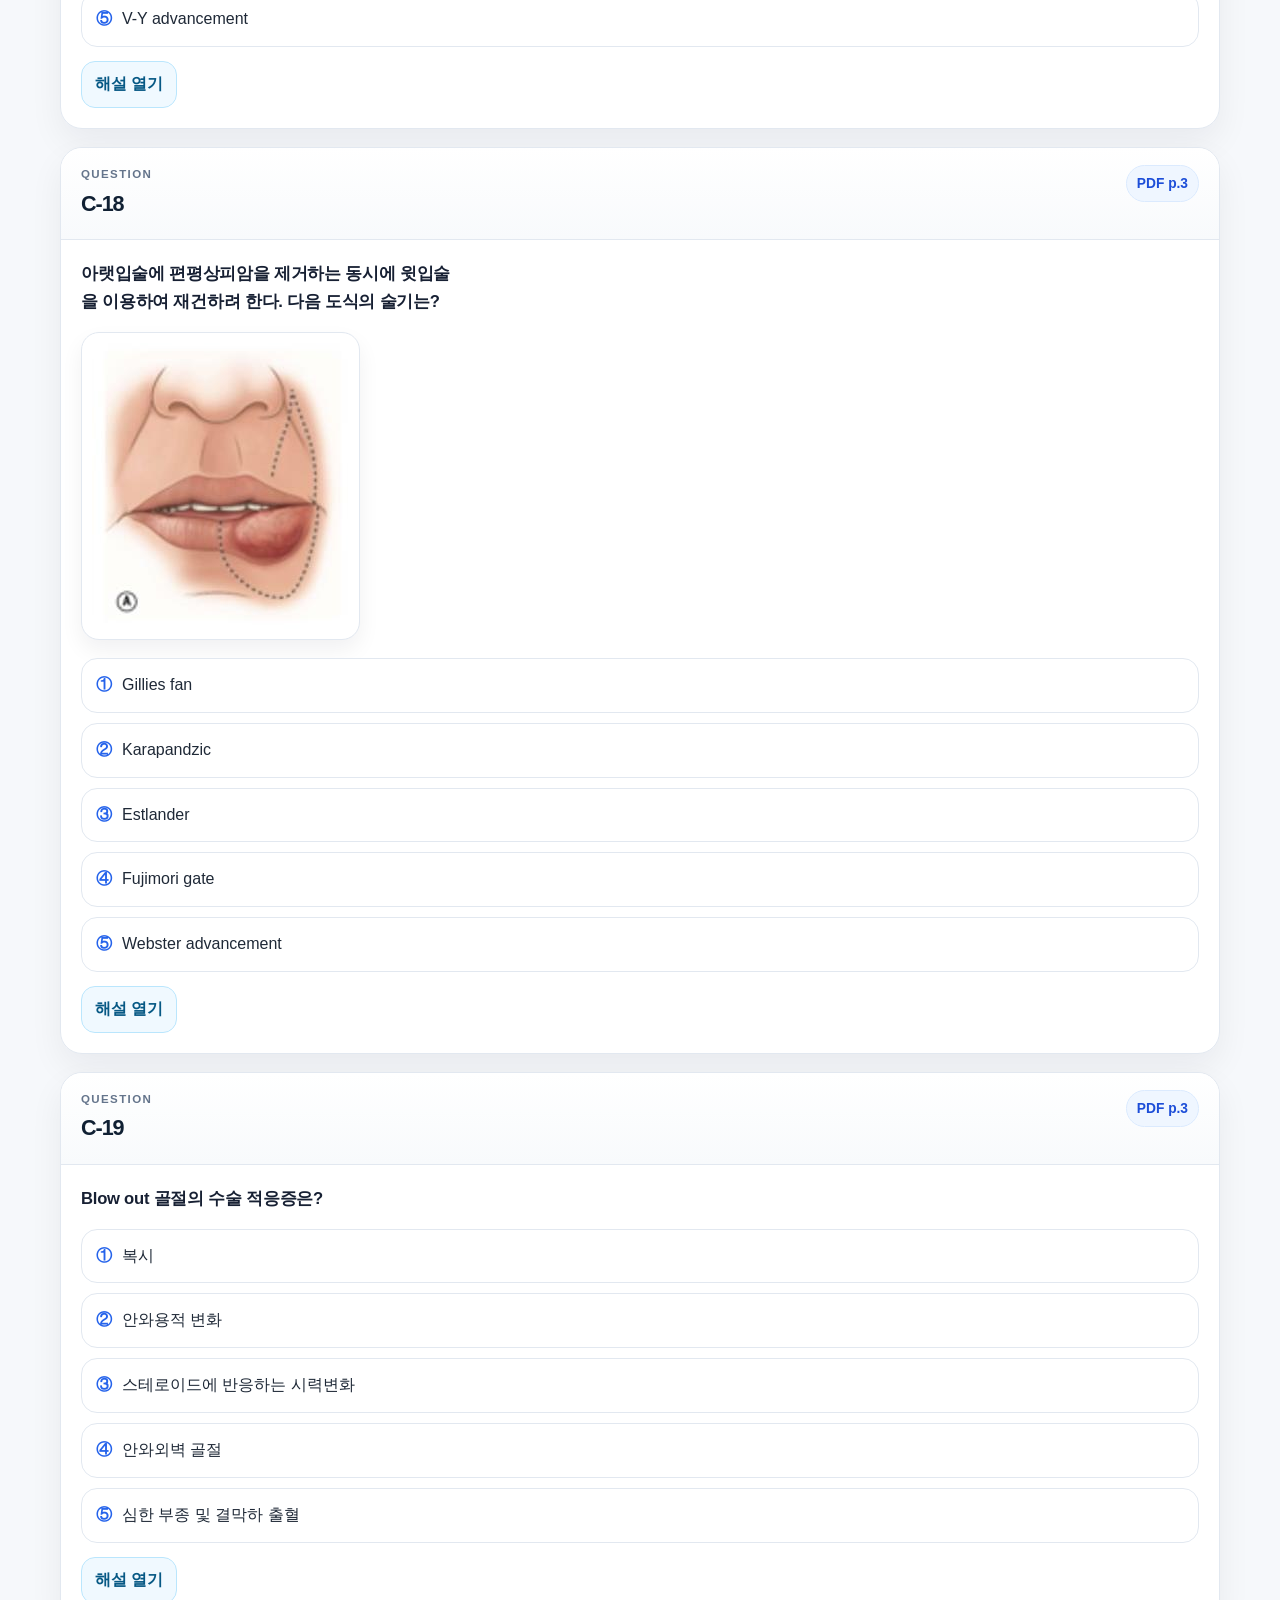
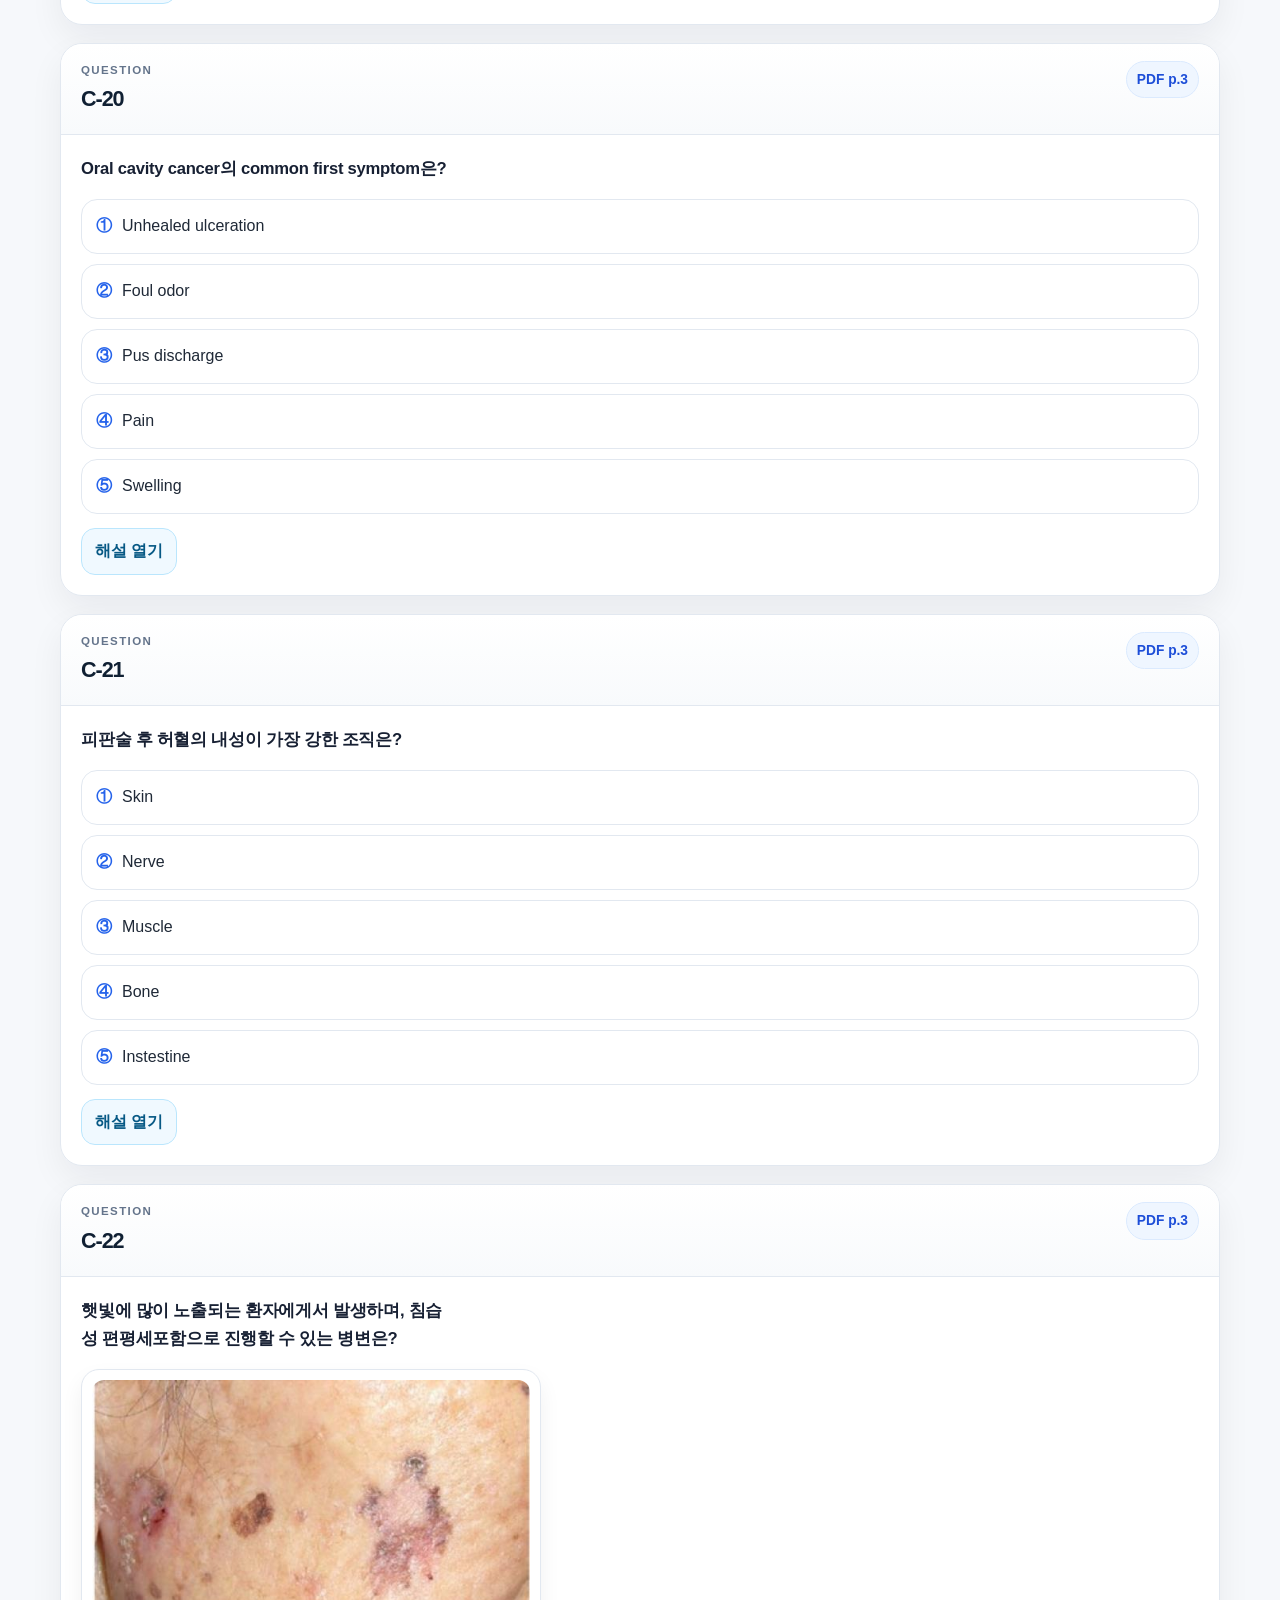
<file: 성형외과_문제은행/bank_C.html>
<!doctype html>
<html lang="ko">
<head>
  <meta charset="utf-8">
  <meta name="viewport" content="width=device-width, initial-scale=1">
  <title>문제은행 C · 성형외과학 문제은행</title>
  <link rel="stylesheet" href="css/style.css">
</head>
<body data-page="bank">
  <header class="site-header bank-header">
    <div class="header-shell">
      <a class="home-link" href="index.html" aria-label="index로 이동">← Index</a>
      <div class="eyebrow">Plastic Surgery Question Bank</div>
      <h1>문제은행 C</h1>
      <p class="subtitle">선택지를 누르면 정답/오답 판정이 표시됩니다. 해설 이미지는 해설 열기 버튼으로 확인할 수 있습니다.</p>
      <nav class="nav-tabs" aria-label="문제은행 이동">
        <a class="tab" href="bank_A.html">A</a>
        <a class="tab" href="bank_B.html">B</a>
        <a class="tab active" href="bank_C.html">C</a>
        <a class="tab" href="bank_D.html">D</a>
        <a class="tab" href="bank_unique.html">고유 91</a>
      </nav>
    </div>
  </header>
  <main class="container bank-container">
    <section class="toolbar" aria-label="문제 조작 도구">
      <div class="toolbar-card">
        <div class="toolbar-main">
          <label class="search-label" for="search">검색</label>
          <input id="search" class="search" type="search" placeholder="문항번호, 키워드, 보기 검색">
          <button id="wrongOnly" class="tool-btn" type="button" data-on="0">오답만 보기</button>
          <button id="showAnswers" class="tool-btn" type="button">정답만 표시</button>
          <button id="showAll" class="tool-btn" type="button">정답/해설 모두 열기</button>
          <button id="resetAll" class="tool-btn ghost" type="button">초기화</button>
        </div>
        <div class="toolbar-status">
          <span id="countText" class="count-text"></span>
          <span id="stats" class="stats"></span>
          <span class="progress-track"><span id="progressBar" class="progress-bar"></span></span>
        </div>
      </div>
    </section>
    <section id="question-root" class="question-list" aria-live="polite"></section>
  </main>
  <div id="imageModal" class="modal" role="dialog" aria-modal="true" aria-label="이미지 크게 보기" hidden>
    <button class="modal-close" type="button" aria-label="닫기">×</button>
    <img class="modal-img" alt="확대 이미지">
  </div>
  <script>window.CURRENT_BANK = 'C';</script>
  <script src="js/data.js"></script>
  <script src="js/app.js"></script>
</body>
</html>
</file>
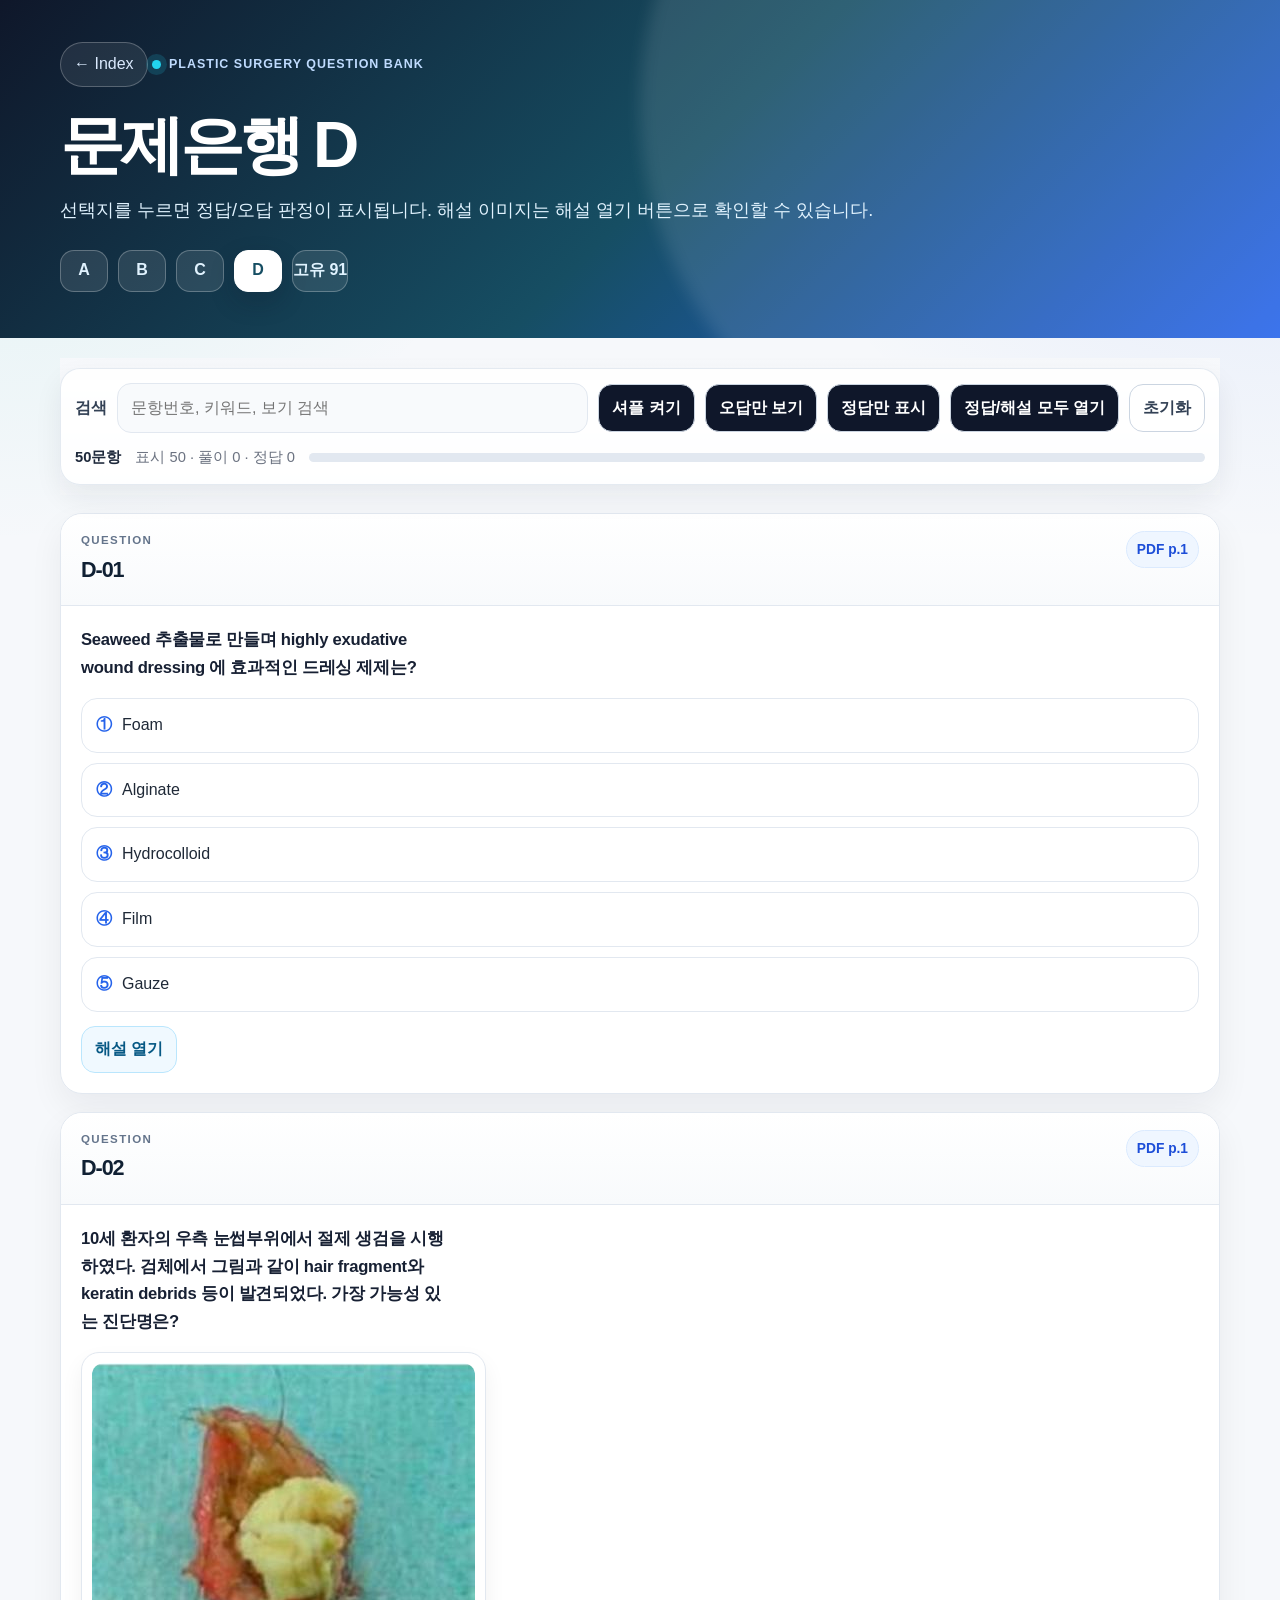
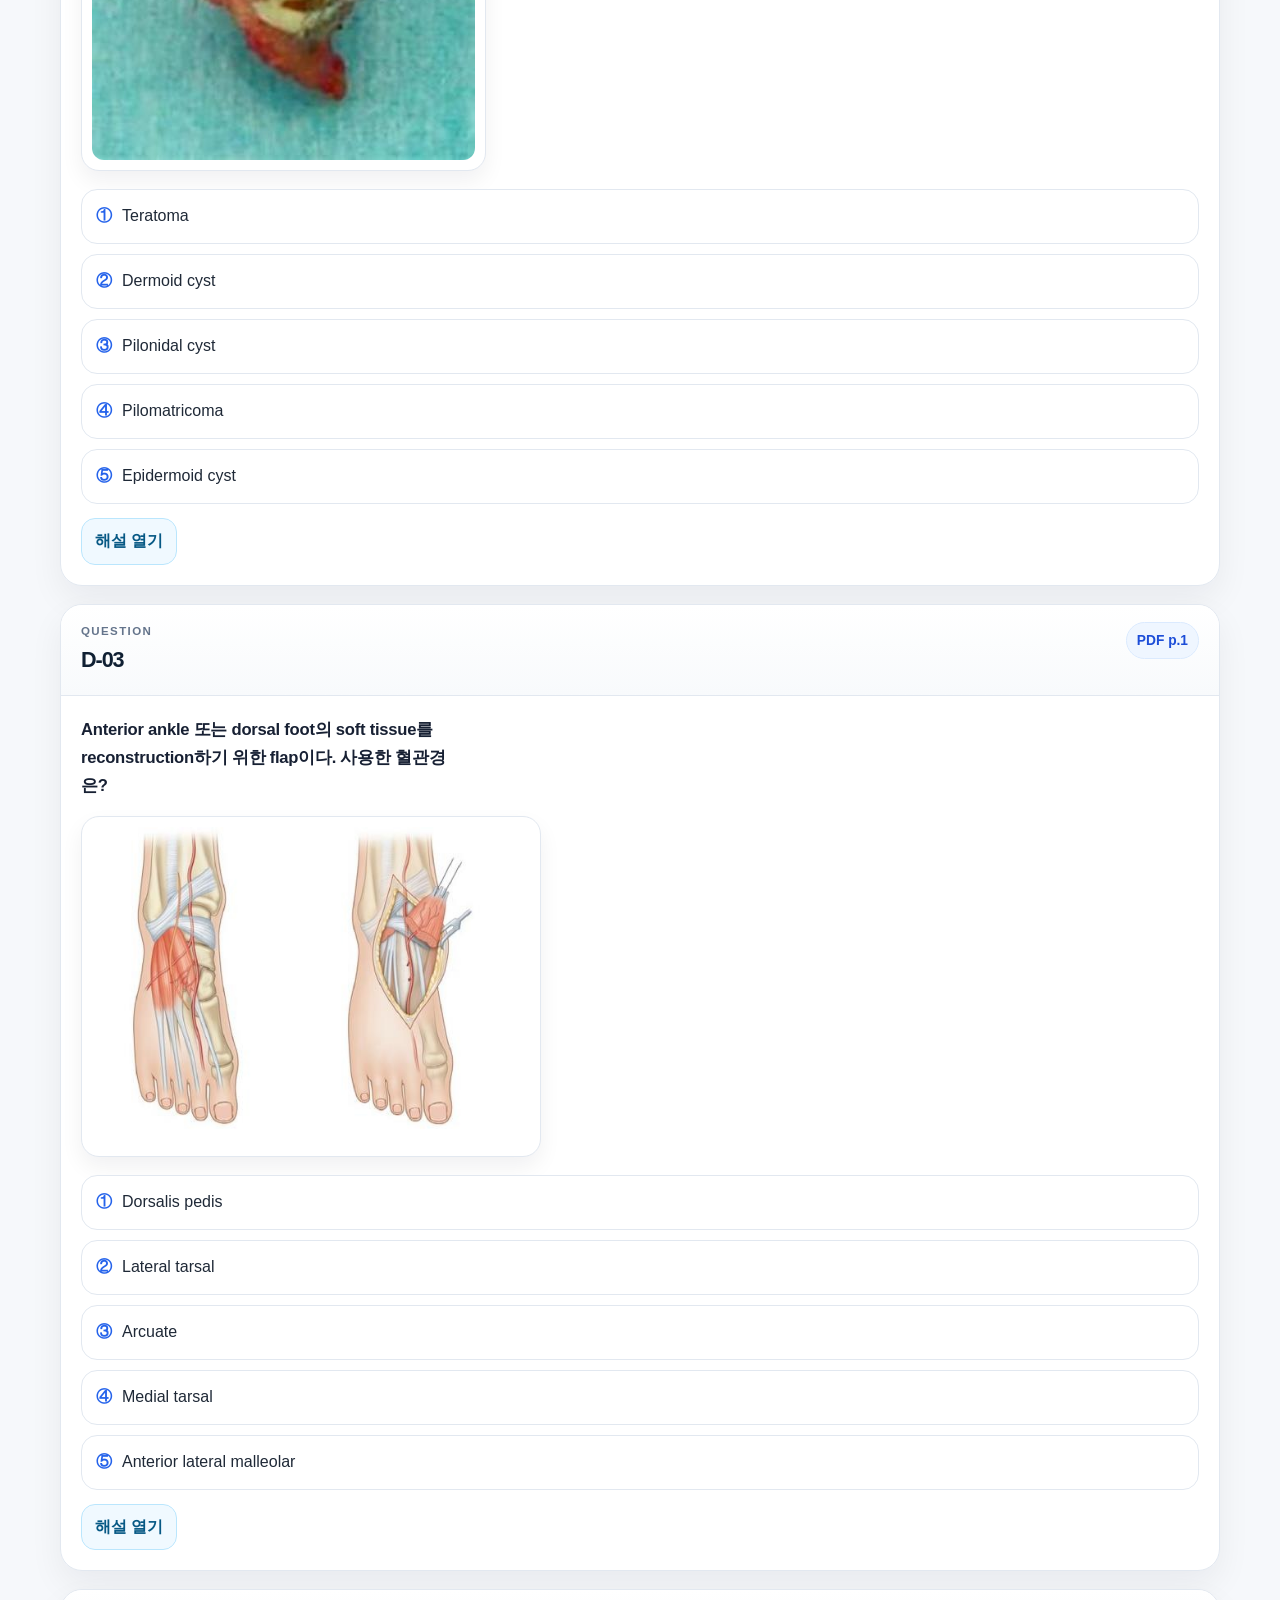
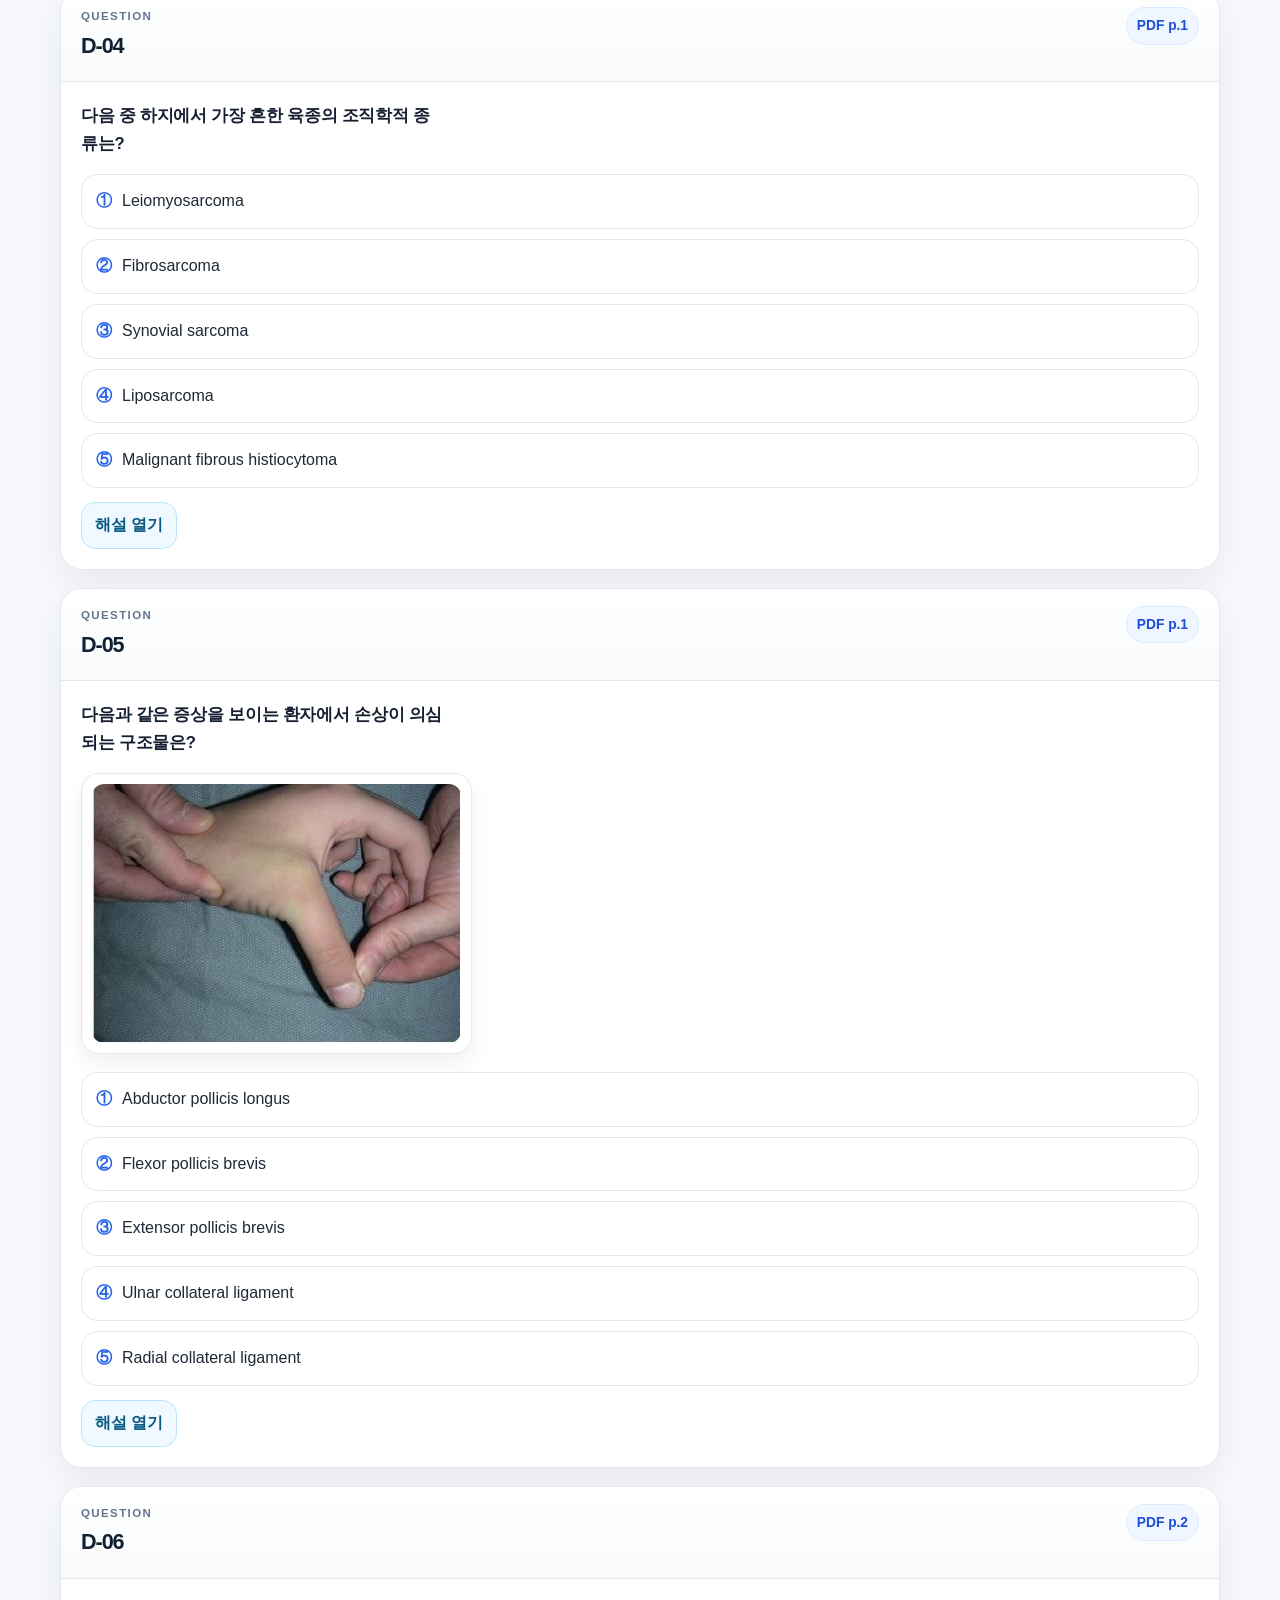
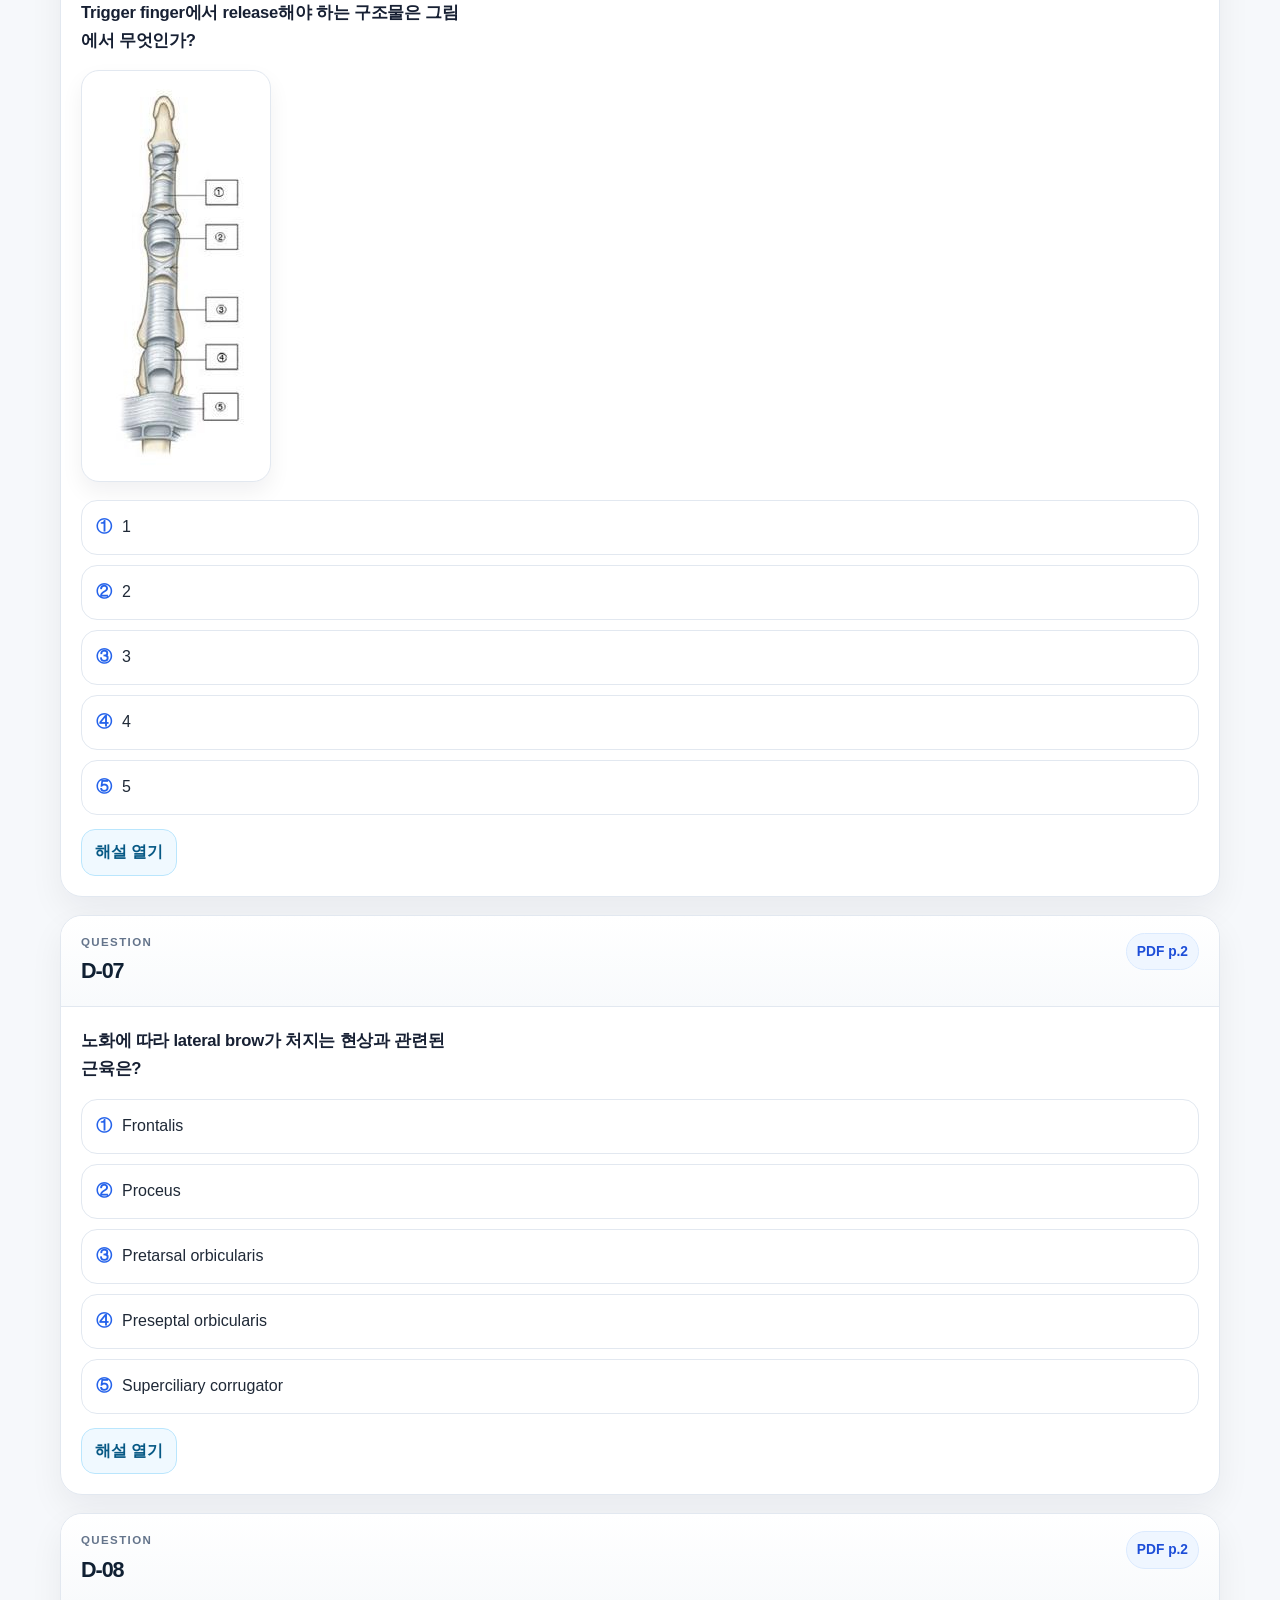
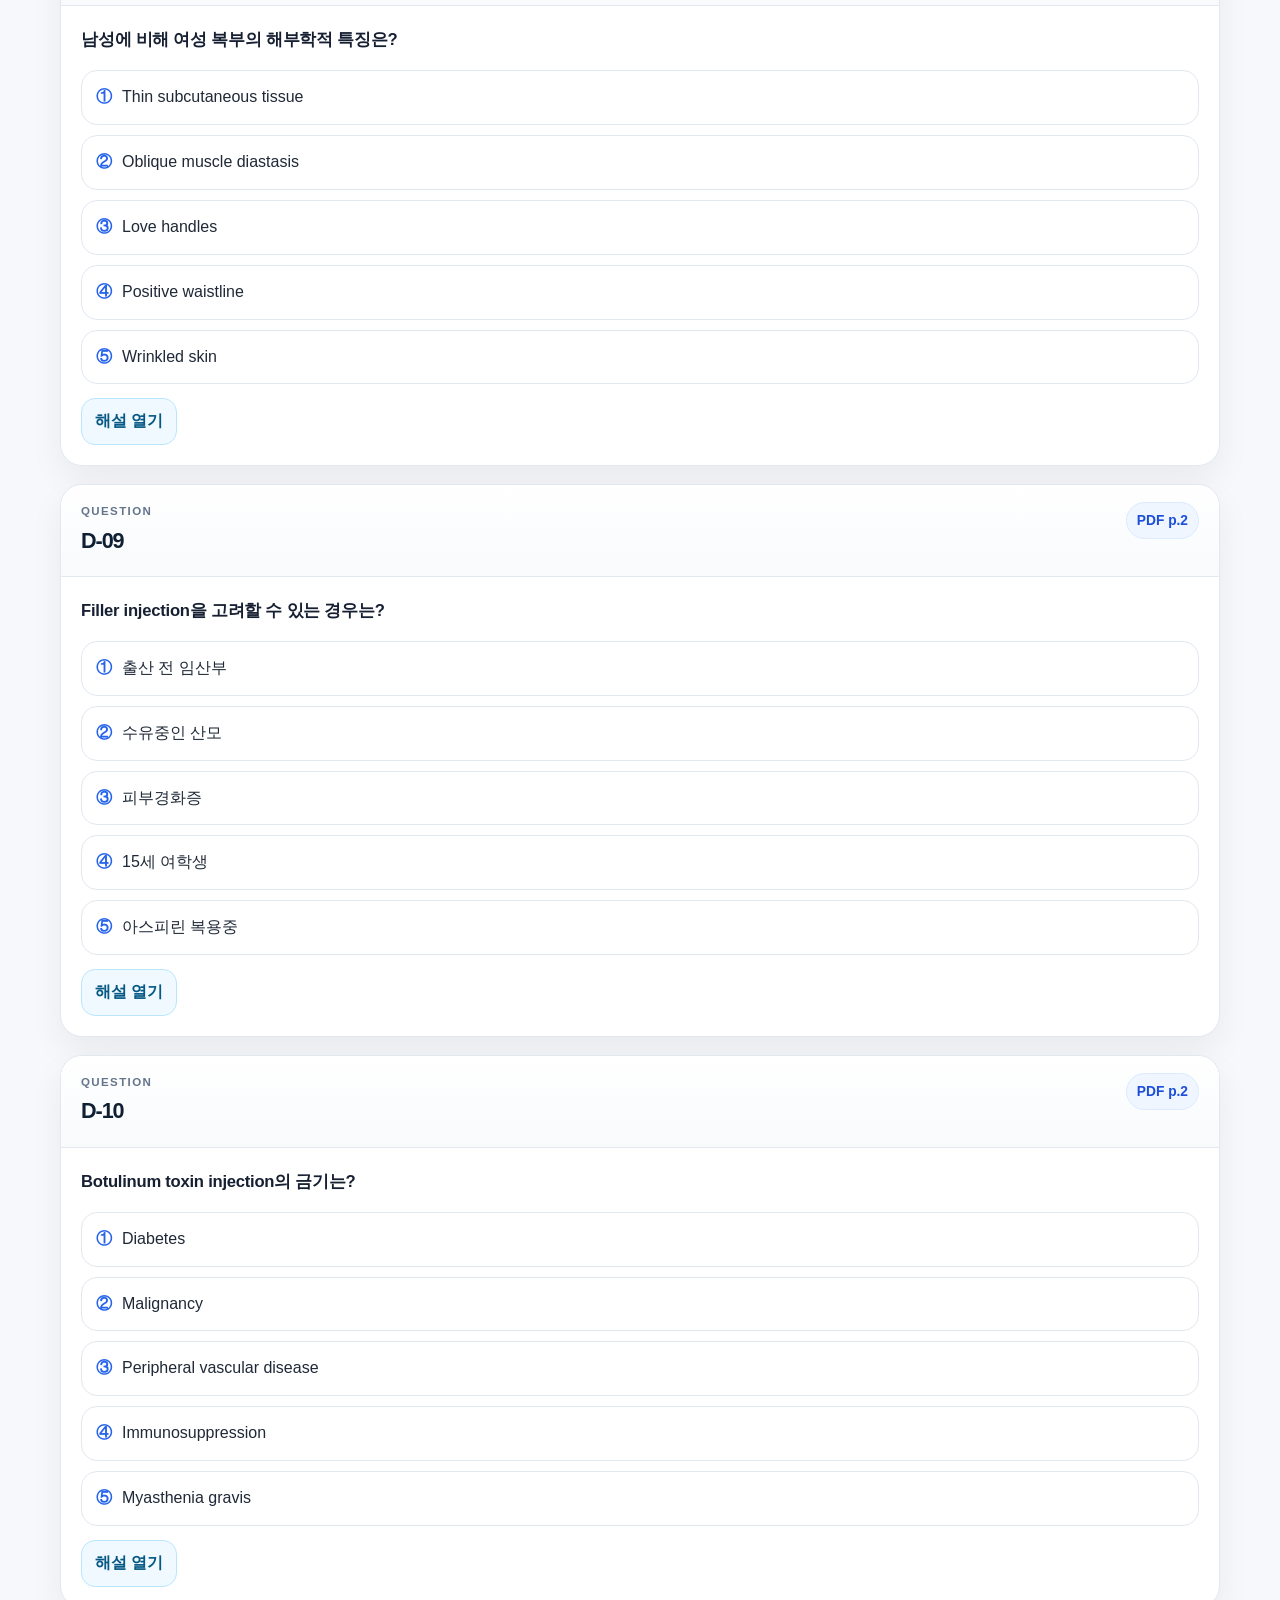
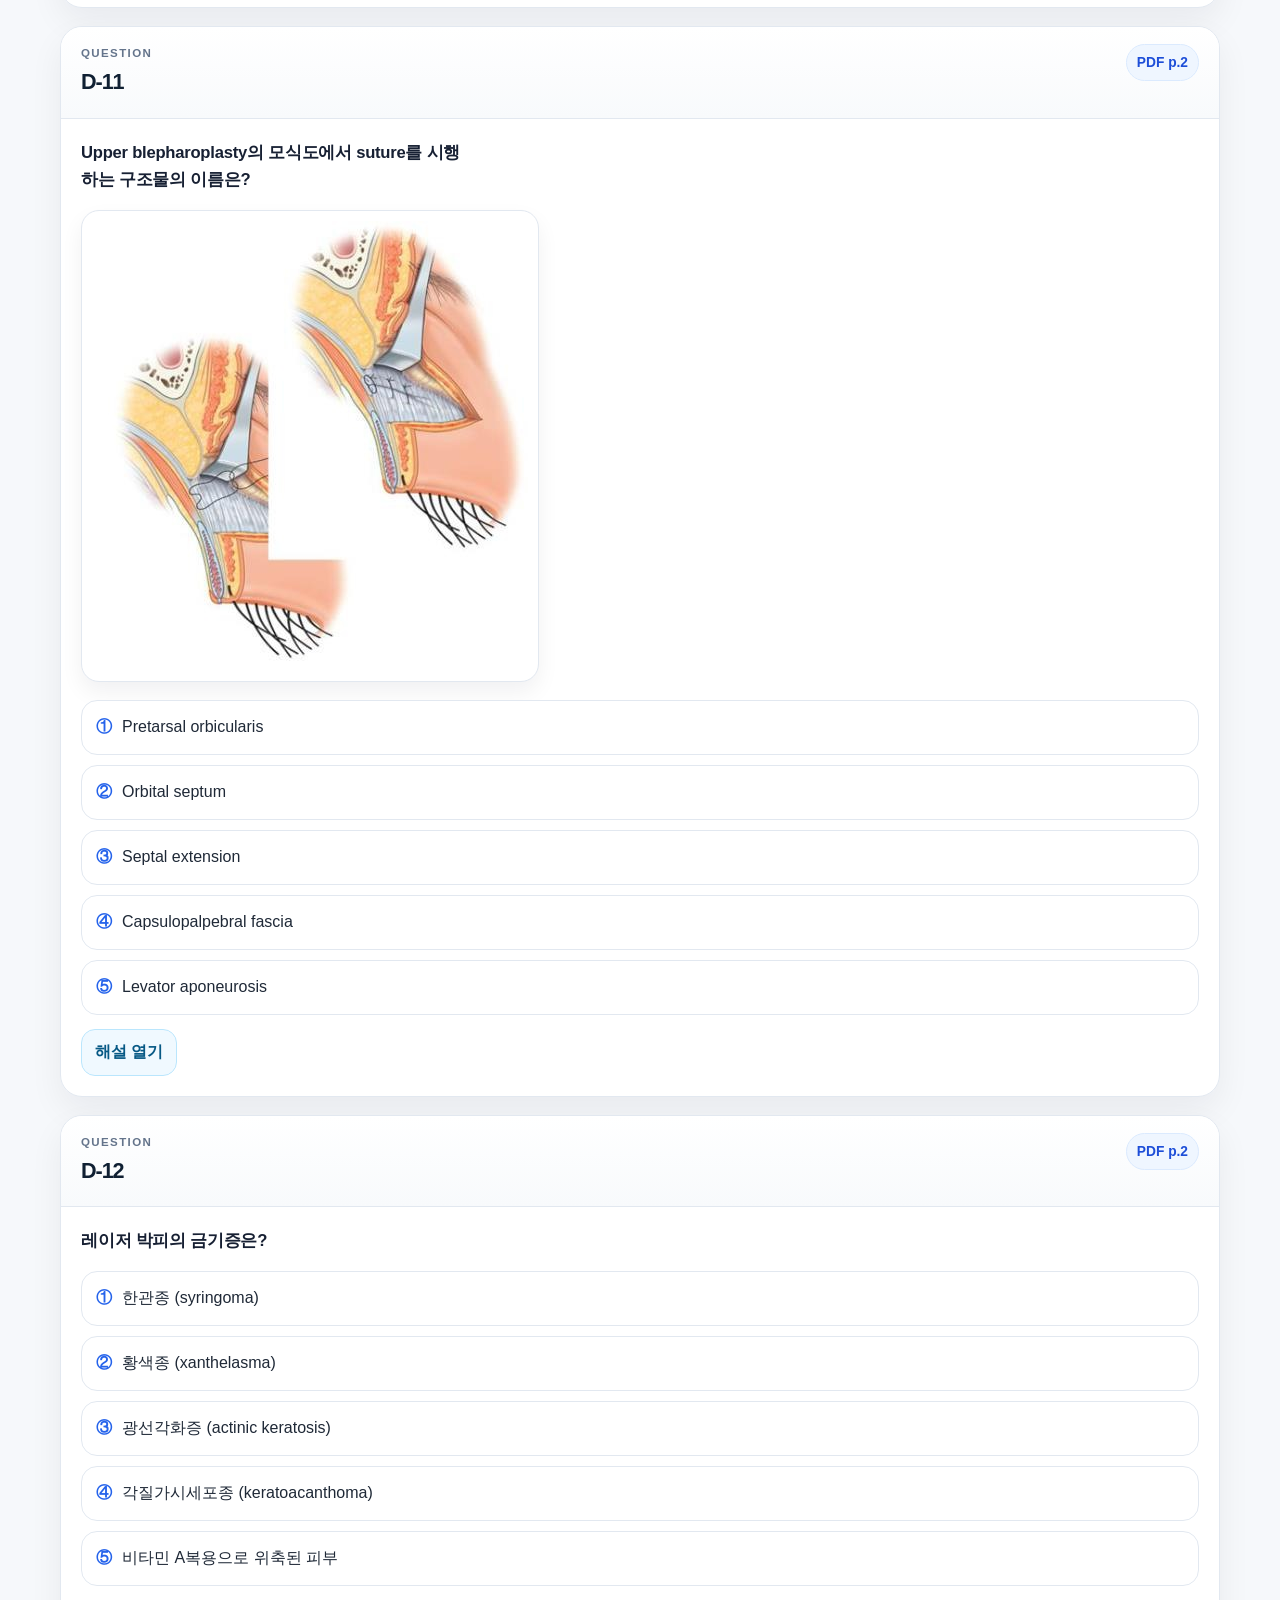
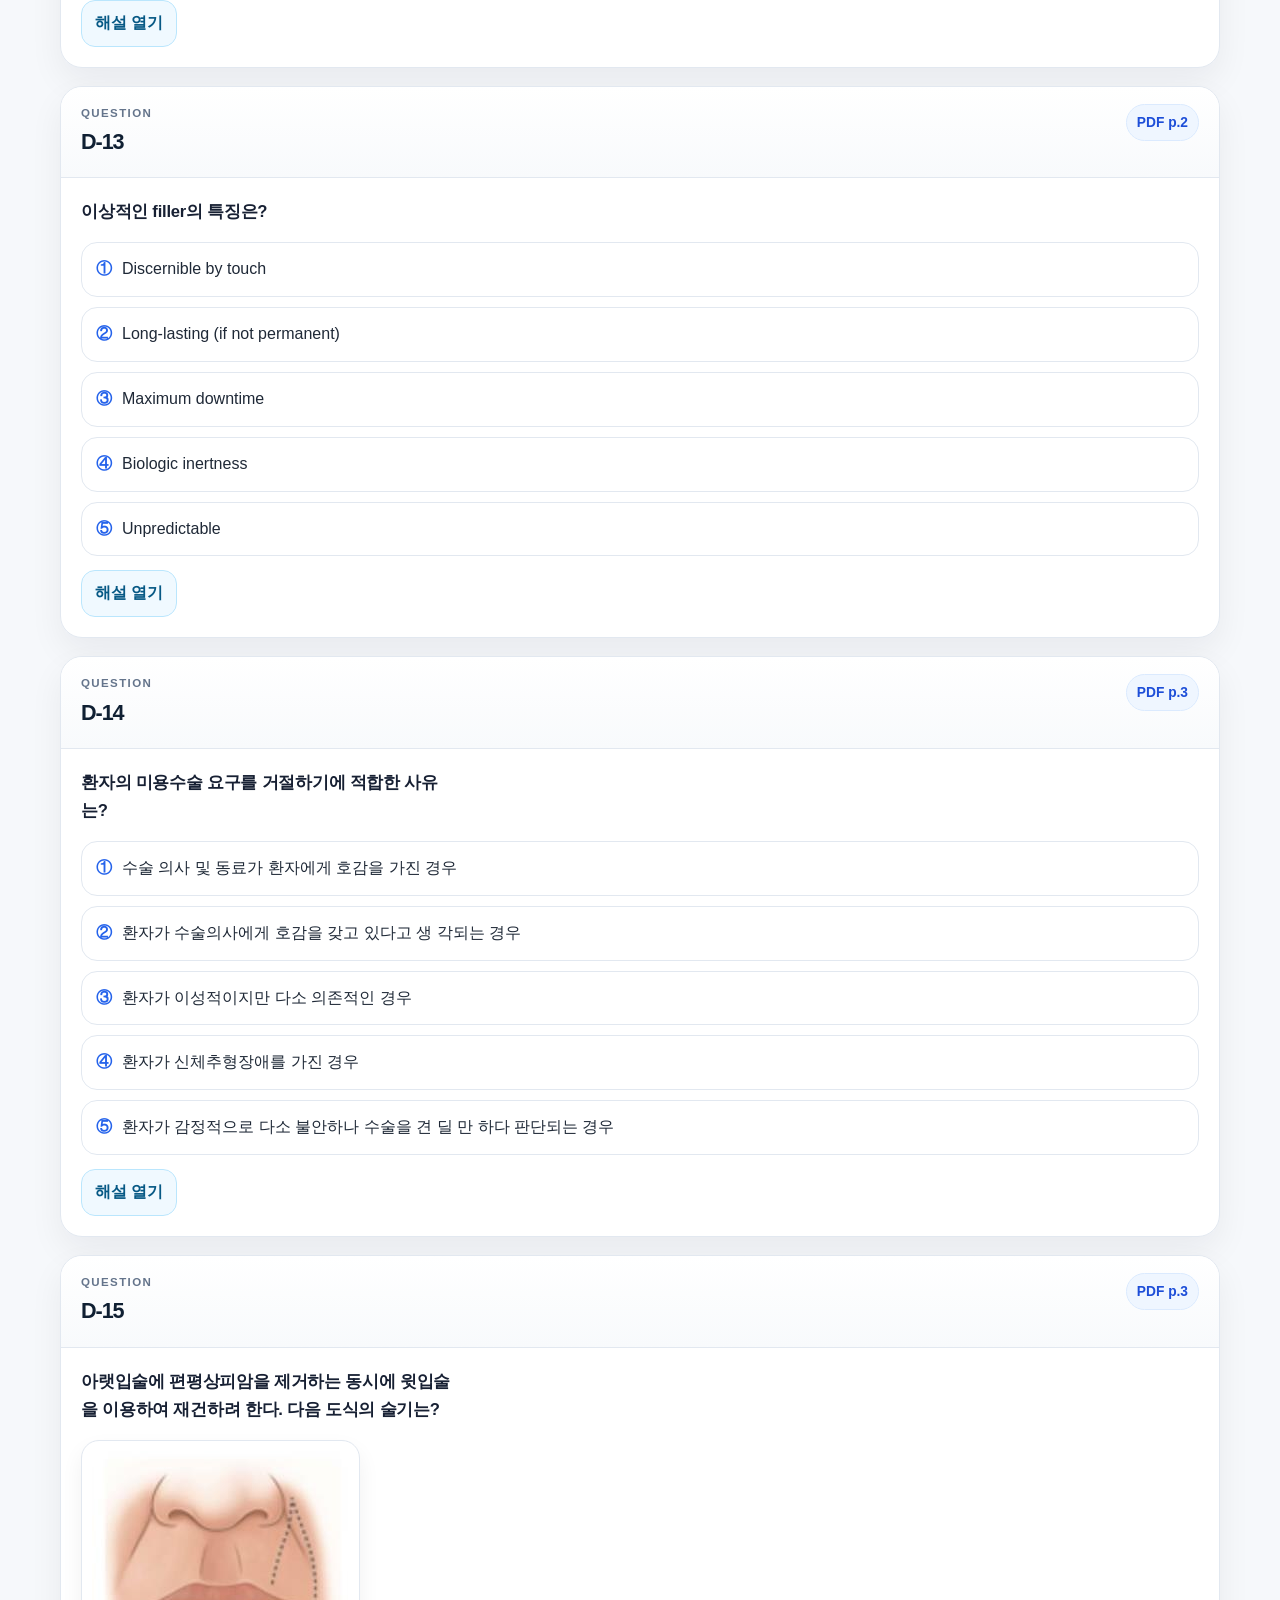
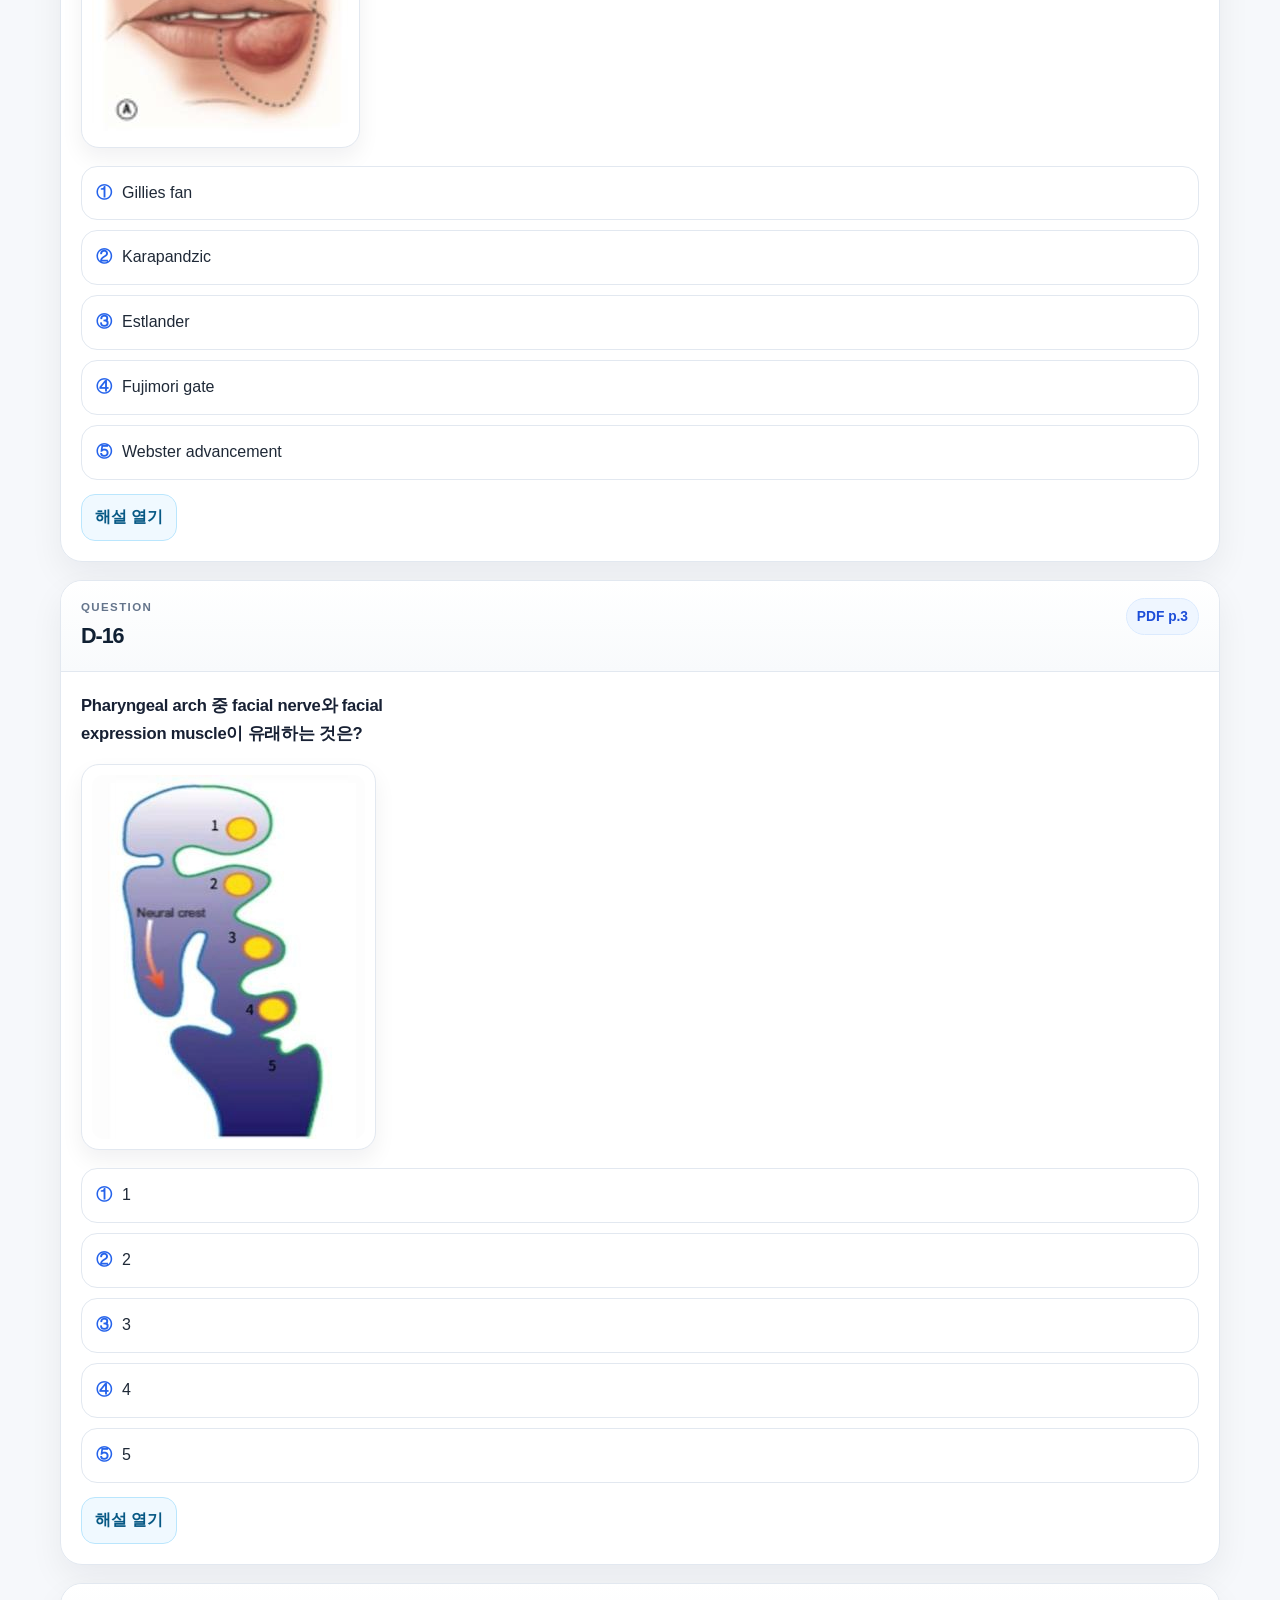
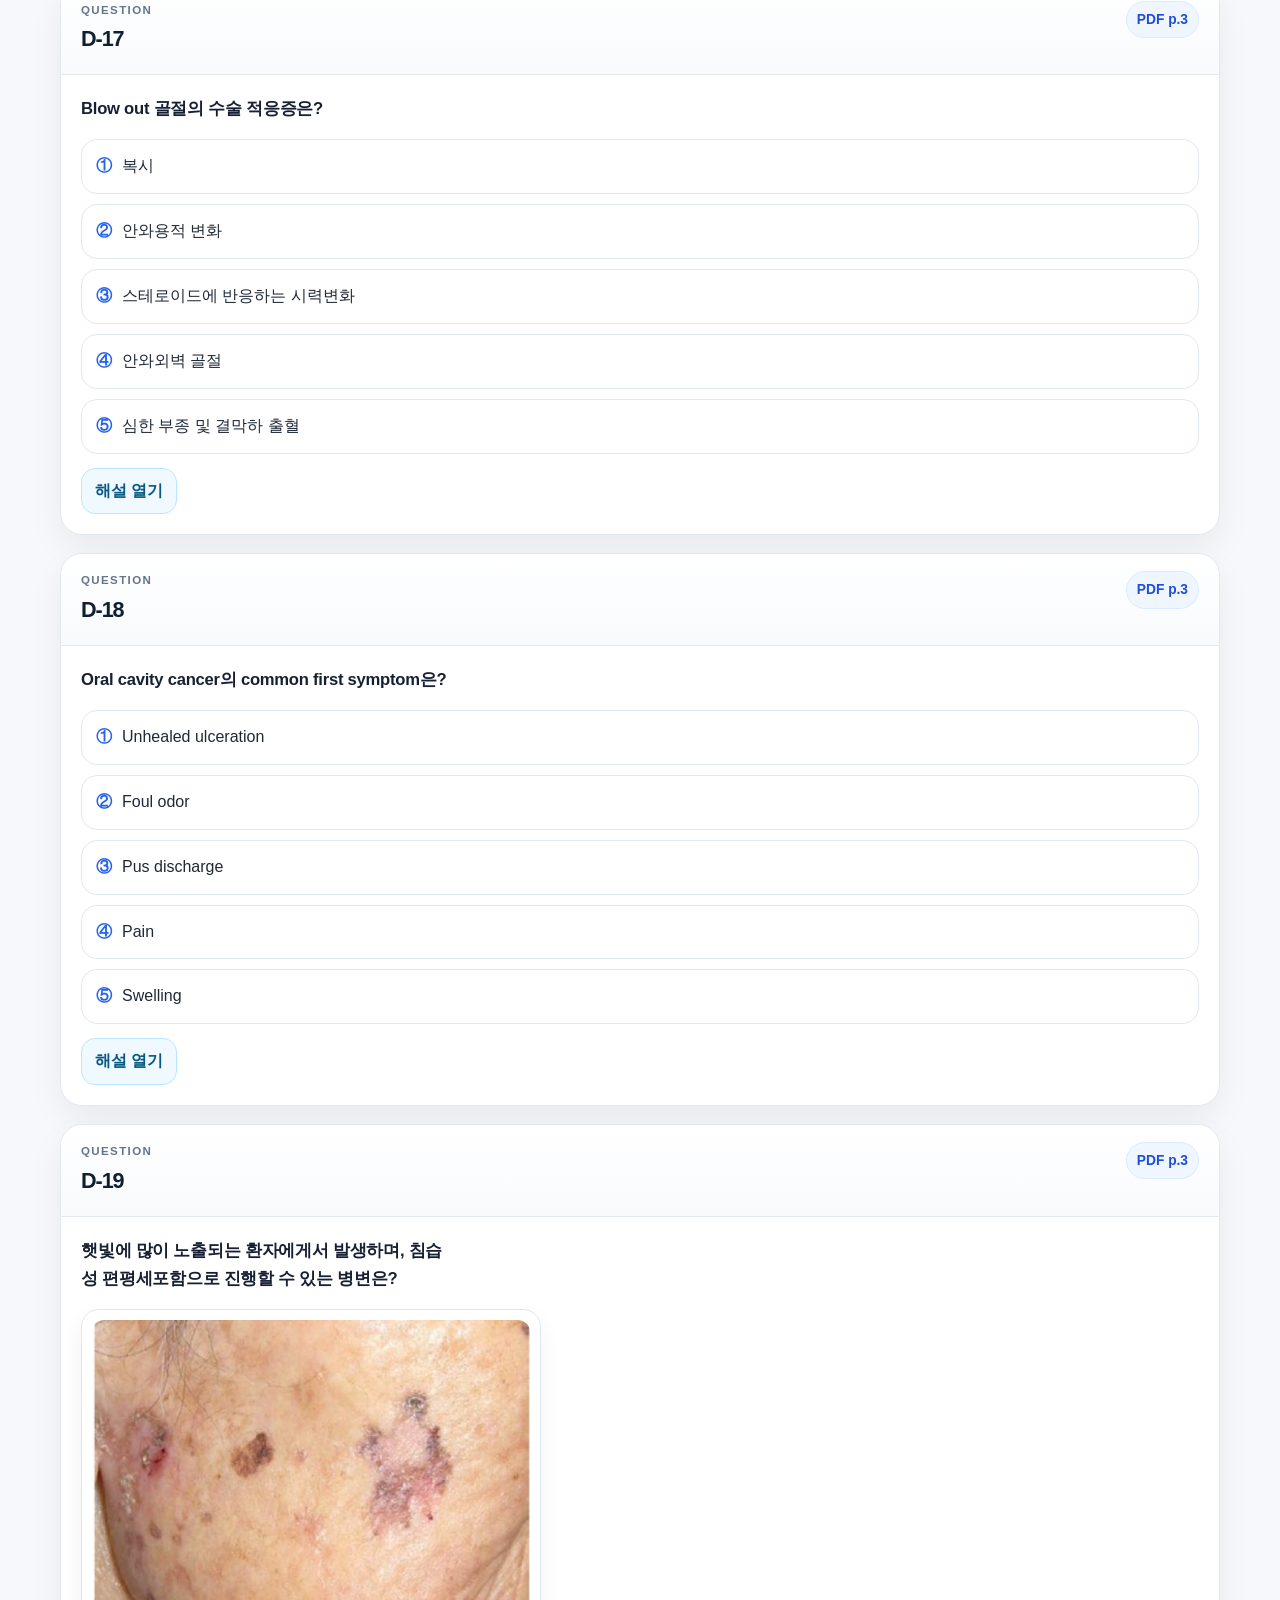
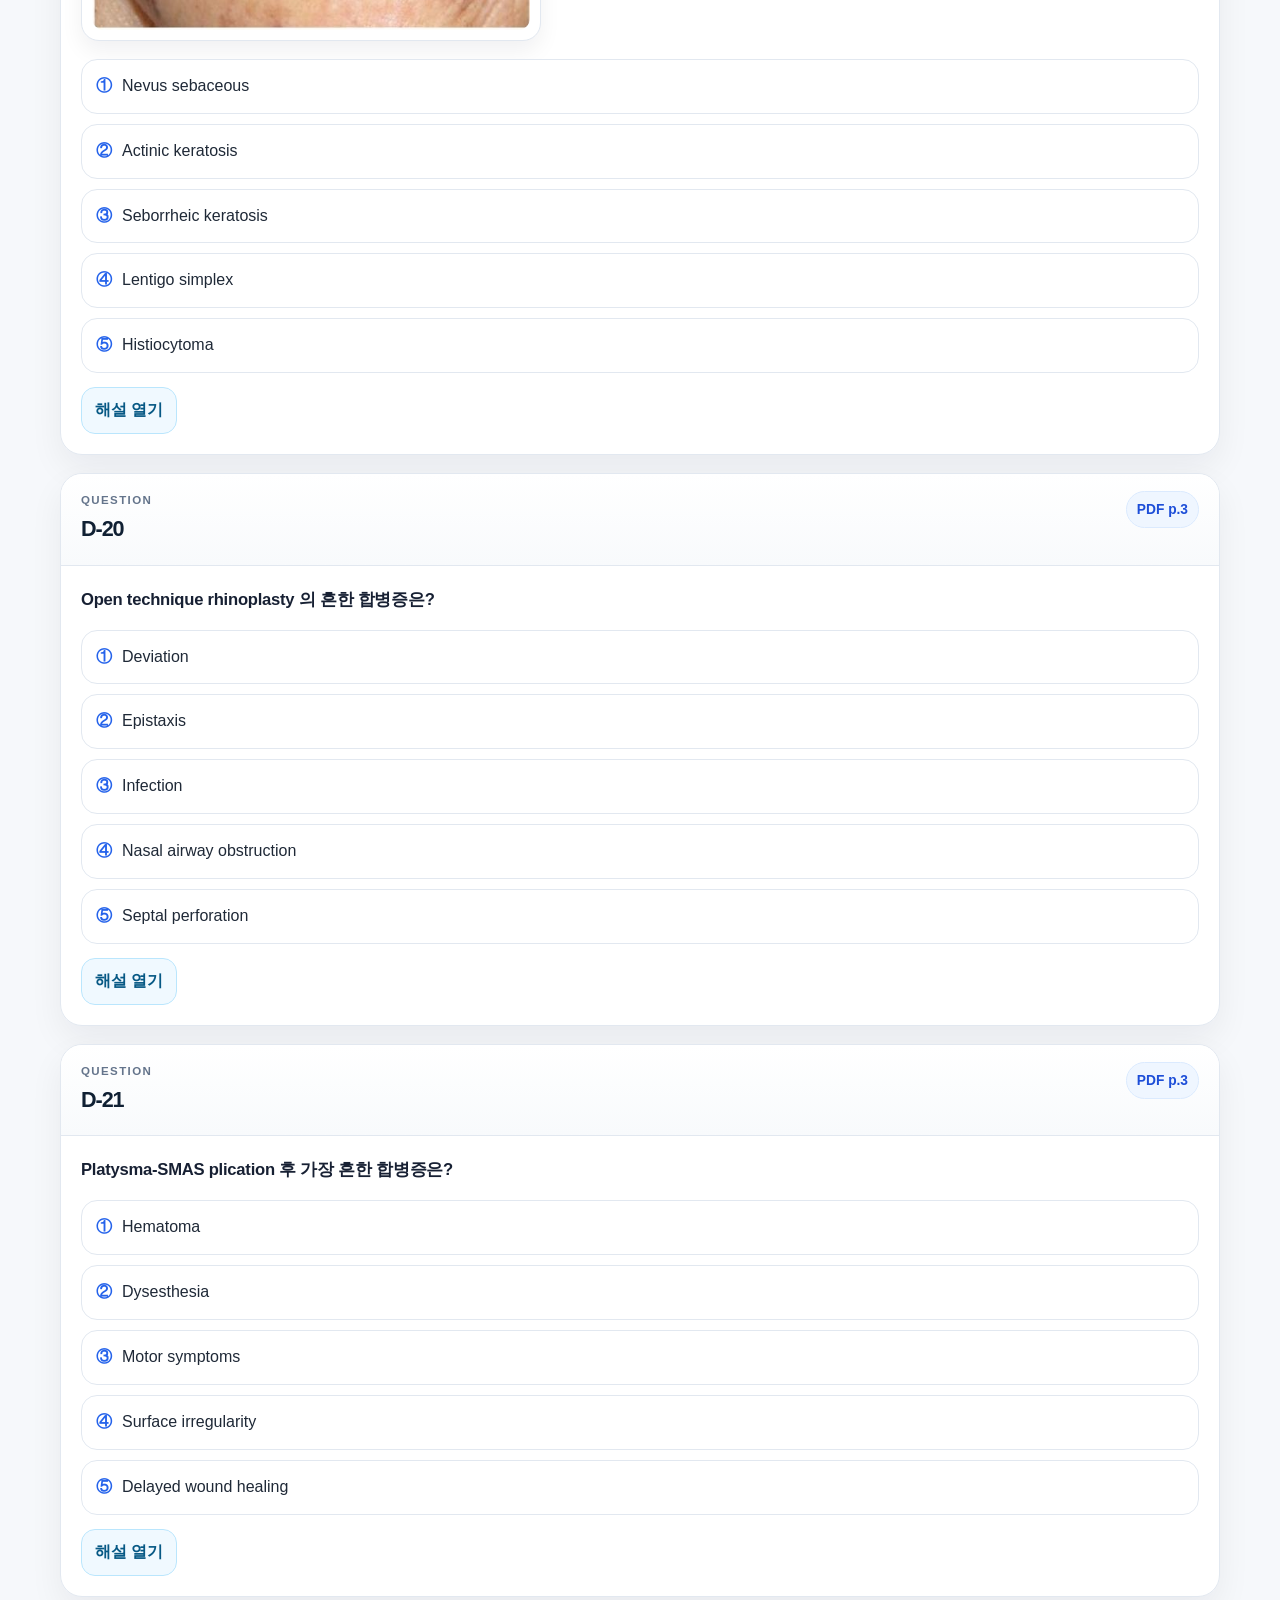
<file: 성형외과_문제은행/bank_D.html>
<!doctype html>
<html lang="ko">
<head>
  <meta charset="utf-8">
  <meta name="viewport" content="width=device-width, initial-scale=1">
  <title>문제은행 D · 성형외과학 문제은행</title>
  <link rel="stylesheet" href="css/style.css">
</head>
<body data-page="bank">
  <header class="site-header bank-header">
    <div class="header-shell">
      <a class="home-link" href="index.html" aria-label="index로 이동">← Index</a>
      <div class="eyebrow">Plastic Surgery Question Bank</div>
      <h1>문제은행 D</h1>
      <p class="subtitle">선택지를 누르면 정답/오답 판정이 표시됩니다. 해설 이미지는 해설 열기 버튼으로 확인할 수 있습니다.</p>
      <nav class="nav-tabs" aria-label="문제은행 이동">
        <a class="tab" href="bank_A.html">A</a>
        <a class="tab" href="bank_B.html">B</a>
        <a class="tab" href="bank_C.html">C</a>
        <a class="tab active" href="bank_D.html">D</a>
        <a class="tab" href="bank_unique.html">고유 91</a>
      </nav>
    </div>
  </header>
  <main class="container bank-container">
    <section class="toolbar" aria-label="문제 조작 도구">
      <div class="toolbar-card">
        <div class="toolbar-main">
          <label class="search-label" for="search">검색</label>
          <input id="search" class="search" type="search" placeholder="문항번호, 키워드, 보기 검색">
          <button id="wrongOnly" class="tool-btn" type="button" data-on="0">오답만 보기</button>
          <button id="showAnswers" class="tool-btn" type="button">정답만 표시</button>
          <button id="showAll" class="tool-btn" type="button">정답/해설 모두 열기</button>
          <button id="resetAll" class="tool-btn ghost" type="button">초기화</button>
        </div>
        <div class="toolbar-status">
          <span id="countText" class="count-text"></span>
          <span id="stats" class="stats"></span>
          <span class="progress-track"><span id="progressBar" class="progress-bar"></span></span>
        </div>
      </div>
    </section>
    <section id="question-root" class="question-list" aria-live="polite"></section>
  </main>
  <div id="imageModal" class="modal" role="dialog" aria-modal="true" aria-label="이미지 크게 보기" hidden>
    <button class="modal-close" type="button" aria-label="닫기">×</button>
    <img class="modal-img" alt="확대 이미지">
  </div>
  <script>window.CURRENT_BANK = 'D';</script>
  <script src="js/data.js"></script>
  <script src="js/app.js"></script>
</body>
</html>
</file>
<file: 성형외과_문제은행/css/style.css>
:root{
  --ink:#102033;
  --muted:#6b7280;
  --subtle:#94a3b8;
  --line:#e2e8f0;
  --bg:#f6f8fb;
  --card:#ffffff;
  --navy:#0f172a;
  --brand:#2563eb;
  --brand-2:#0891b2;
  --accent:#14b8a6;
  --good:#15803d;
  --good-bg:#ecfdf5;
  --bad:#b91c1c;
  --bad-bg:#fff1f2;
  --shadow:0 18px 45px rgba(15,23,42,.08);
  --radius:22px;
}
*{box-sizing:border-box}
html{scroll-behavior:smooth}
body{
  margin:0;
  font-family:-apple-system,BlinkMacSystemFont,"Segoe UI",Roboto,"Noto Sans KR","Apple SD Gothic Neo",Arial,sans-serif;
  color:var(--ink);
  background:
    radial-gradient(circle at 0 0, rgba(20,184,166,.12), transparent 34rem),
    radial-gradient(circle at 100% 0, rgba(37,99,235,.11), transparent 34rem),
    var(--bg);
  line-height:1.68;
}
a{color:inherit;text-decoration:none}
button,input{font:inherit}
code{background:#eef2ff;color:#1e3a8a;border:1px solid #dbeafe;border-radius:8px;padding:.08rem .35rem}
.site-header{position:relative;overflow:hidden;background:linear-gradient(135deg,#0f172a 0%,#164e63 52%,#2563eb 100%);color:white}
.site-header::after{content:"";position:absolute;inset:auto -10% -45% auto;width:48rem;height:48rem;background:rgba(255,255,255,.11);border-radius:999px;filter:blur(8px)}
.header-shell{position:relative;z-index:1;width:min(1160px,calc(100% - 32px));margin:0 auto;padding:42px 0 46px}
.index-hero .header-shell{padding:58px 0 64px}
.eyebrow{display:inline-flex;align-items:center;gap:8px;color:#bfdbfe;font-weight:800;letter-spacing:.08em;text-transform:uppercase;font-size:.78rem}
.eyebrow::before{content:"";width:9px;height:9px;border-radius:50%;background:#22d3ee;box-shadow:0 0 0 6px rgba(34,211,238,.16)}
h1{margin:.45rem 0 0;font-size:clamp(2rem,5vw,4.8rem);line-height:1.05;letter-spacing:-.065em}
h1 span{color:#a7f3d0}
.subtitle{max-width:850px;margin:1rem 0 0;color:#e0f2fe;font-size:clamp(1rem,1.5vw,1.13rem)}
.home-link{display:inline-block;margin-bottom:18px;color:#dbeafe;border:1px solid rgba(255,255,255,.24);background:rgba(255,255,255,.08);border-radius:999px;padding:8px 13px}
.home-link:hover,.tab:hover,.primary-action:hover,.secondary-action:hover{transform:translateY(-1px)}
.nav-tabs{display:flex;gap:10px;flex-wrap:wrap;margin-top:24px}
.tab{display:inline-flex;align-items:center;justify-content:center;min-width:48px;height:42px;border-radius:14px;border:1px solid rgba(255,255,255,.26);background:rgba(255,255,255,.1);color:#e0f2fe;font-weight:900;transition:.15s}
.tab.active{background:#fff;color:#164e63;border-color:#fff;box-shadow:0 10px 24px rgba(15,23,42,.22)}
.hero-actions{display:flex;gap:12px;flex-wrap:wrap;margin-top:26px}
.primary-action,.secondary-action{display:inline-flex;align-items:center;justify-content:center;border-radius:16px;padding:12px 18px;font-weight:900;transition:.15s}
.primary-action{background:#fff;color:#0f172a;box-shadow:0 12px 28px rgba(15,23,42,.22)}
.secondary-action{border:1px solid rgba(255,255,255,.3);color:#e0f2fe;background:rgba(255,255,255,.08)}
.container{width:min(1160px,calc(100% - 32px));margin:26px auto 70px}
.index-container{margin-top:-30px;position:relative;z-index:2}
.bank-grid{display:grid;grid-template-columns:repeat(4,minmax(0,1fr));gap:16px}
.bank-card{position:relative;display:flex;min-height:210px;flex-direction:column;justify-content:space-between;padding:24px;border:1px solid rgba(226,232,240,.8);border-radius:var(--radius);background:rgba(255,255,255,.9);box-shadow:var(--shadow);overflow:hidden;transition:.16s}
.bank-card::after{content:"";position:absolute;right:-22px;top:-24px;width:130px;height:130px;border-radius:50%;background:linear-gradient(135deg,rgba(37,99,235,.13),rgba(20,184,166,.14))}
.bank-card:hover{transform:translateY(-4px);border-color:#bfdbfe;box-shadow:0 26px 52px rgba(15,23,42,.13)}
.bank-letter{position:relative;z-index:1;width:56px;height:56px;display:grid;place-items:center;border-radius:18px;background:#0f172a;color:white;font-size:1.7rem;font-weight:950;letter-spacing:-.05em}
.bank-title{display:block;margin-top:18px;font-size:1.28rem;font-weight:950;letter-spacing:-.04em}
.bank-meta{display:block;margin-top:4px;color:var(--muted);font-size:.94rem}
.bank-go{display:inline-flex;margin-top:20px;color:#2563eb;font-weight:900}
.feature-panel,.file-panel{margin-top:18px;background:rgba(255,255,255,.9);border:1px solid var(--line);border-radius:var(--radius);box-shadow:var(--shadow);padding:26px}
.feature-panel{display:grid;grid-template-columns:1.2fr .8fr;gap:28px;align-items:center}
.feature-panel h2,.file-panel h2{margin:0 0 10px;font-size:1.32rem;letter-spacing:-.04em}.feature-panel p,.file-panel p{margin:0;color:#475569}
.feature-list{display:grid;gap:12px}.feature-list div{display:flex;justify-content:space-between;gap:12px;border:1px solid var(--line);border-radius:16px;background:#f8fafc;padding:13px 15px}.feature-list b{white-space:nowrap}.feature-list span{color:var(--muted);text-align:right}
.bank-container{margin-top:20px}
.toolbar{position:sticky;top:0;z-index:10;margin-bottom:18px;padding:10px 0;background:linear-gradient(180deg,rgba(246,248,251,.98),rgba(246,248,251,.82));backdrop-filter:blur(10px)}
.toolbar-card{border:1px solid rgba(226,232,240,.9);background:rgba(255,255,255,.92);box-shadow:0 12px 28px rgba(15,23,42,.07);border-radius:20px;padding:14px}
.toolbar-main{display:flex;align-items:center;gap:10px;flex-wrap:wrap}.search-label{font-weight:900;color:#334155}.search{flex:1;min-width:230px;border:1px solid var(--line);border-radius:14px;background:#f8fafc;padding:11px 13px;outline:none}.search:focus{border-color:#60a5fa;box-shadow:0 0 0 4px rgba(96,165,250,.18);background:#fff}
.tool-btn{border:1px solid #cbd5e1;background:#0f172a;color:#fff;border-radius:14px;padding:10px 13px;cursor:pointer;font-weight:800;transition:.15s}.tool-btn:hover{transform:translateY(-1px);box-shadow:0 8px 18px rgba(15,23,42,.12)}.tool-btn[data-on="1"]{background:#b91c1c;border-color:#b91c1c}.tool-btn.shuffle-toggle[data-on="1"]{background:#0891b2;border-color:#0891b2}.tool-btn.ghost{background:#fff;color:#334155}.toolbar-status{display:flex;align-items:center;gap:14px;margin-top:12px;color:var(--muted);font-size:.92rem}.count-text{font-weight:900;color:#1e293b}.stats{white-space:nowrap}.progress-track{position:relative;flex:1;min-width:120px;height:9px;border-radius:999px;background:#e2e8f0;overflow:hidden}.progress-bar{display:block;height:100%;width:0%;border-radius:inherit;background:linear-gradient(90deg,#14b8a6,#2563eb);transition:width .25s ease}
.question-list{display:grid;gap:18px}.question-card{background:rgba(255,255,255,.96);border:1px solid var(--line);border-radius:var(--radius);box-shadow:0 14px 34px rgba(15,23,42,.06);overflow:hidden;transition:.15s}.question-card:hover{box-shadow:0 20px 44px rgba(15,23,42,.1)}.question-card.hidden{display:none}.question-card.answered-correct{border-color:#bbf7d0}.question-card.answered-wrong{border-color:#fecdd3}
.question-head{display:flex;align-items:flex-start;justify-content:space-between;gap:14px;padding:17px 20px;background:linear-gradient(180deg,#fff,#f8fafc);border-bottom:1px solid var(--line)}.question-kicker{font-size:.72rem;text-transform:uppercase;letter-spacing:.12em;color:#64748b;font-weight:900}.question-head h2{margin:1px 0 0;font-size:1.35rem;letter-spacing:-.05em}.source-chip{display:inline-flex;white-space:nowrap;align-items:center;border:1px solid #dbeafe;background:#eff6ff;color:#1d4ed8;border-radius:999px;padding:6px 10px;font-size:.86rem;font-weight:800}
.question-content{padding:20px}.prompt{white-space:pre-wrap;margin:0;color:#172033;font-size:1.04rem;font-weight:720;letter-spacing:-.015em}.figure-strip{display:flex;flex-wrap:wrap;gap:12px;margin:16px 0 18px}.figure-frame{display:block;max-width:min(100%,460px);border:1px solid var(--line);background:#fff;border-radius:18px;padding:10px;box-shadow:0 10px 22px rgba(15,23,42,.06);cursor:zoom-in;text-align:left;transition:.15s}.figure-frame:hover{border-color:#93c5fd;transform:translateY(-2px)}.figure-frame img{display:block;max-width:100%;height:auto;border-radius:12px}.choices{display:grid;gap:10px;margin-top:16px}.choice{width:100%;display:grid;grid-template-columns:auto 1fr;gap:10px;align-items:start;text-align:left;border:1px solid var(--line);background:#fff;border-radius:16px;padding:13px 14px;cursor:pointer;color:#1f2937;transition:.15s}.choice:hover{border-color:#7dd3fc;background:#f0f9ff}.choice-label{font-weight:950;color:#2563eb}.choice.correct{border-color:#86efac;background:var(--good-bg);color:#14532d;font-weight:850}.choice.correct .choice-label{color:#15803d}.choice.wrong{border-color:#fda4af;background:var(--bad-bg);color:#7f1d1d}.choice.wrong .choice-label{color:#b91c1c}.choice.dim{opacity:.58}.explanation-toggle{display:inline-flex;align-items:center;justify-content:center;margin-top:14px;border:1px solid #bae6fd;background:#f0f9ff;color:#075985;border-radius:14px;padding:9px 13px;cursor:pointer;font-weight:900;transition:.15s}.explanation-toggle:hover{border-color:#38bdf8;background:#e0f2fe;transform:translateY(-1px)}.explanation-toggle[aria-expanded="true"]{border-color:#cbd5e1;background:#f8fafc;color:#334155}.feedback{display:none;margin-top:18px;padding-top:18px;border-top:1px dashed #cbd5e1}.feedback.show{display:block}.result{display:inline-flex;align-items:center;border-radius:999px;padding:6px 12px;font-weight:950;margin-bottom:10px}.result.good{color:var(--good);background:#dcfce7}.result.bad{color:var(--bad);background:#ffe4e6}.answer-line{font-size:1rem;color:#334155}.answer-line strong{color:#0f172a}.note{display:grid;gap:6px;margin-top:12px;border:1px solid #fed7aa;background:#fff7ed;color:#7c2d12;border-radius:16px;padding:12px 14px}.note strong{color:#9a3412}.explanations{display:grid;gap:14px;margin-top:16px}.exp-figure{margin:0;border:1px solid var(--line);border-radius:18px;background:#fff;overflow:hidden}.exp-figure figcaption{padding:11px 13px;border-bottom:1px solid var(--line);background:#f8fafc;color:#475569;font-size:.92rem;font-weight:850}.exp-image-button{display:block;width:100%;border:0;background:white;padding:10px;cursor:zoom-in;text-align:left}.exp-image-button img{display:block;width:100%;height:auto;border-radius:12px}.muted{color:var(--muted)}
.modal[hidden]{display:none}.modal{position:fixed;inset:0;z-index:50;background:rgba(15,23,42,.82);display:grid;place-items:center;padding:36px}.modal-img{max-width:min(1100px,96vw);max-height:88vh;border-radius:16px;background:white;box-shadow:0 28px 80px rgba(0,0,0,.38)}.modal-close{position:fixed;top:18px;right:20px;width:46px;height:46px;border:1px solid rgba(255,255,255,.22);background:rgba(255,255,255,.12);color:white;border-radius:999px;font-size:32px;line-height:1;cursor:pointer}.modal-open{overflow:hidden}
@media (max-width:960px){.bank-grid{grid-template-columns:repeat(2,minmax(0,1fr))}.feature-panel{grid-template-columns:1fr}.header-shell{padding-left:2px;padding-right:2px}}
@media (max-width:760px){.toolbar{position:static;top:auto;z-index:auto;padding:0;background:transparent;backdrop-filter:none}.toolbar-card{border-radius:16px}}
@media (max-width:620px){.container,.header-shell{width:min(100% - 22px,1160px)}.bank-grid{grid-template-columns:1fr}.toolbar-main{display:grid;grid-template-columns:1fr}.search{min-width:0}.toolbar-status{align-items:flex-start;flex-direction:column}.progress-track{width:100%}.question-head{padding:15px}.question-content{padding:16px}.figure-frame{max-width:100%;width:100%}.feature-list div{display:block}.feature-list span{display:block;text-align:left;margin-top:3px}.modal{padding:16px}.modal-close{top:10px;right:10px}}
@media print{.site-header,.toolbar,.modal{display:none!important}body{background:white}.container{width:100%;margin:0}.question-card{box-shadow:none;break-inside:avoid}}
</file>
